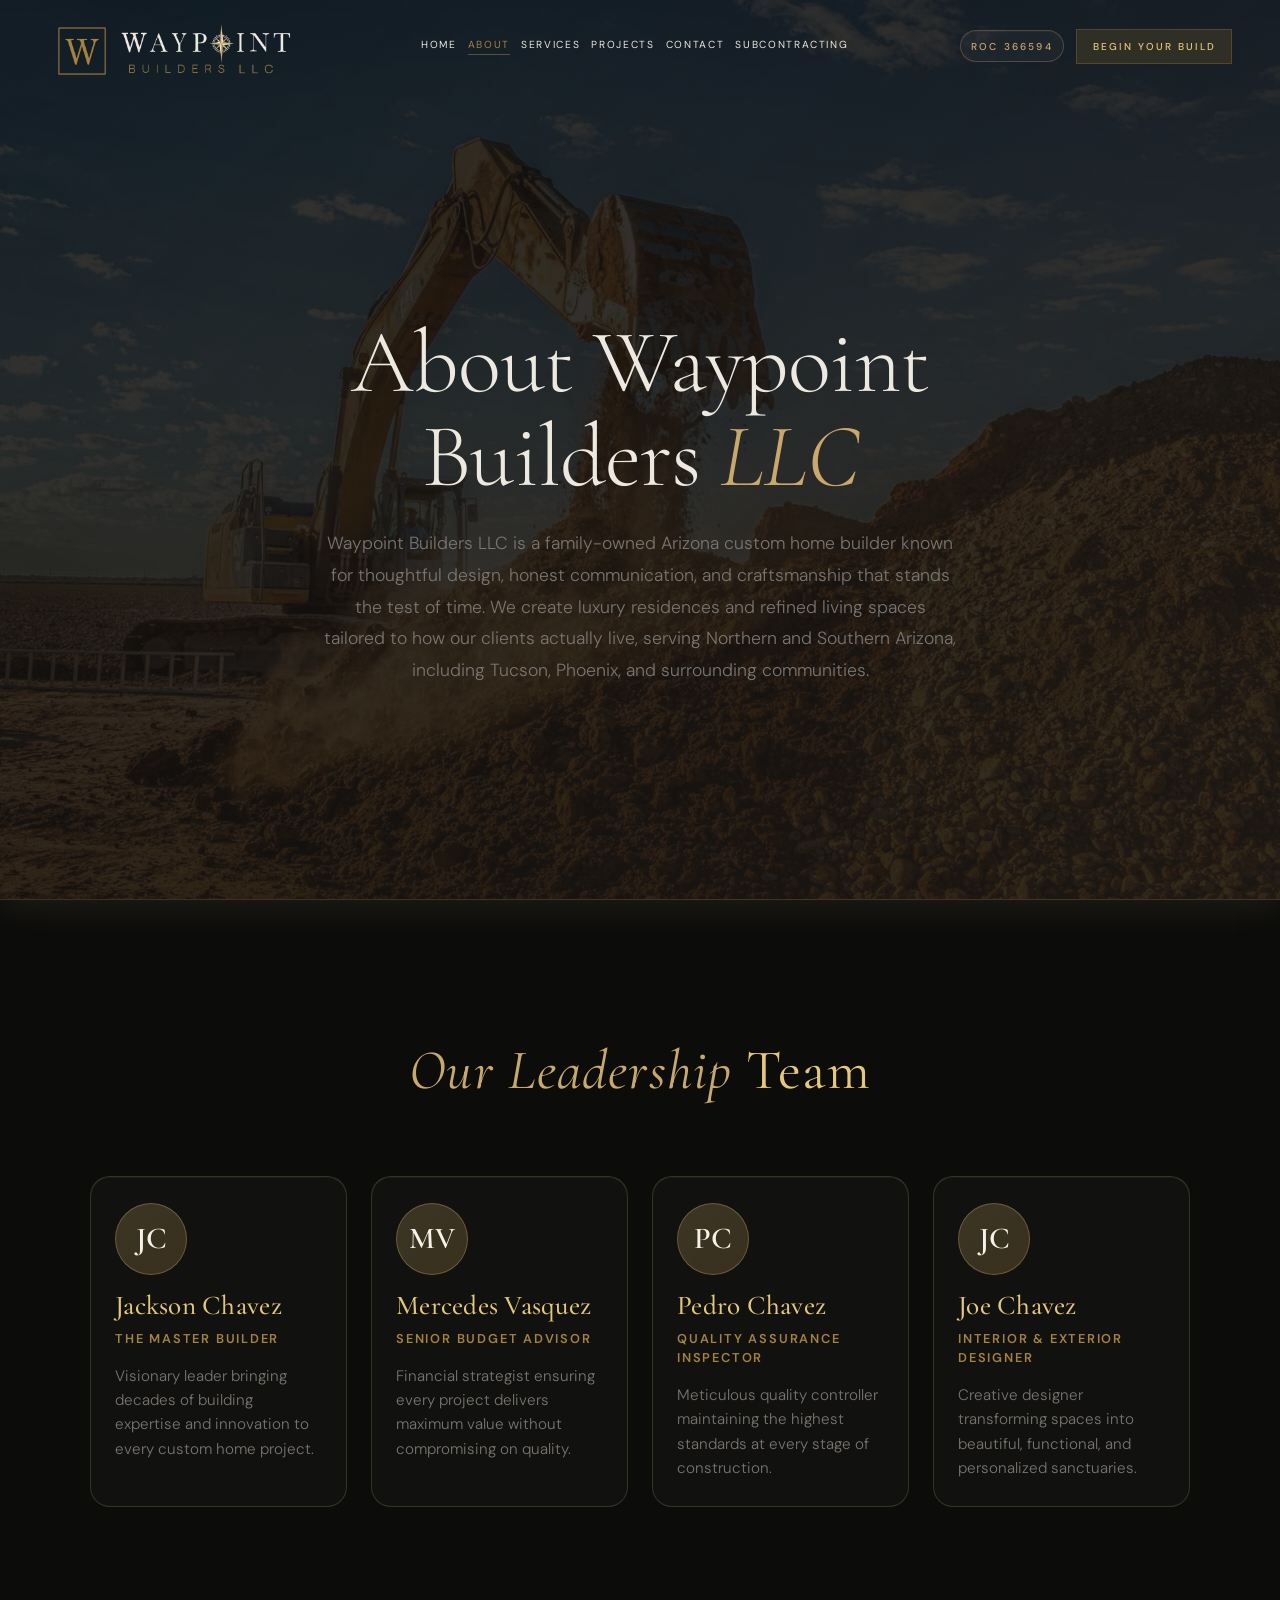
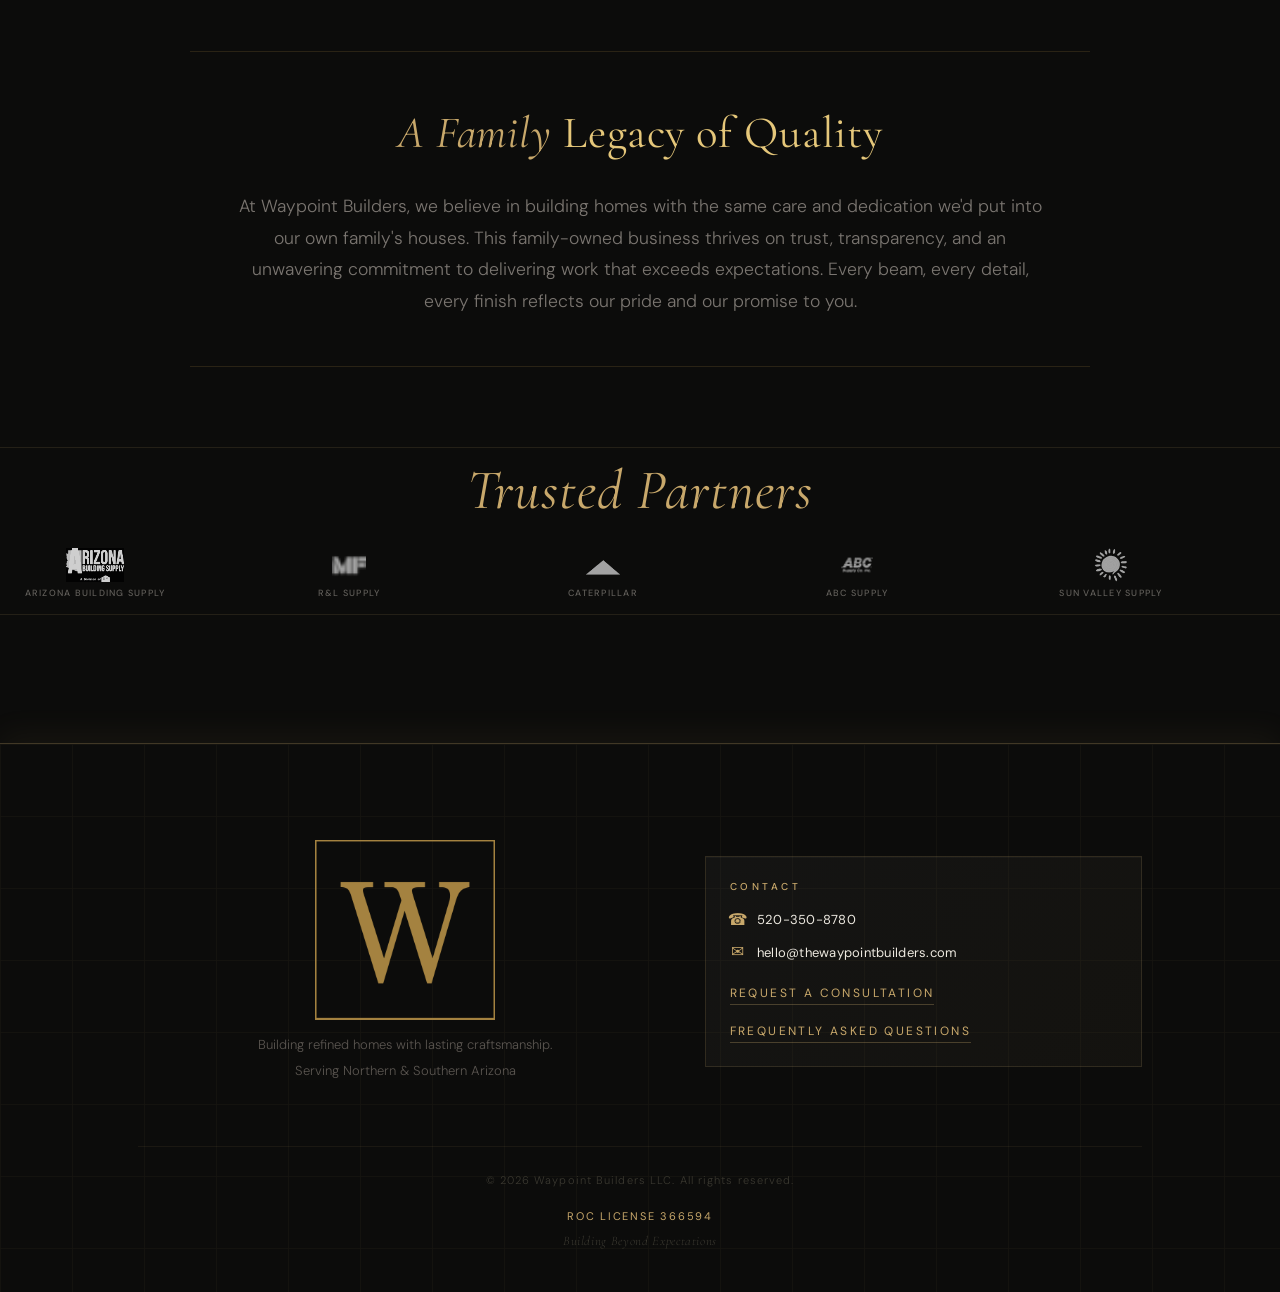
<file: about.html>
<!DOCTYPE html>
<html lang="en">
    <head>
    <meta charset="utf-8" />
    <meta name="viewport" content="width=device-width, initial-scale=1" />
    <meta name="theme-color" content="#0c0c0b" />
    <meta name="format-detection" content="telephone=yes" />
    <meta name="geo.region" content="US-AZ" />
    <meta name="geo.placename" content="Arizona" />
    <meta name="geo.position" content="34.0489;-111.0937" />
    <meta name="ICBM" content="34.0489, -111.0937" />

    <title>About Waypoint Builders LLC | Arizona Custom Home Builder</title>
    <meta
        name="description"
        content="Meet Waypoint Builders LLC, a family-led Arizona custom home builder serving Tucson, Phoenix, Northern, and Southern Arizona."
    />
    <meta
        name="keywords"
        content="Waypoint Builders LLC, Arizona custom home builder, custom home construction team, luxury home builder Arizona, home building company Arizona, residential construction experts"
    />
    <meta name="robots" content="index, follow, max-snippet:-1, max-image-preview:large, max-video-preview:-1" />
    <meta name="author" content="Waypoint Builders LLC" />
    <link rel="canonical" href="https://thewaypointbuilders.com/about.html" />

    <meta property="og:title" content="About Waypoint Builders LLC | Arizona Custom Home Builder" />
    <meta
        property="og:description"
        content="Meet the team behind Waypoint Builders LLC and learn about our approach to custom home building, craftsmanship, and personal service in Arizona."
    />
    <meta property="og:type" content="website" />
    <meta property="og:url" content="https://thewaypointbuilders.com/about.html" />
    <meta property="og:image" content="https://thewaypointbuilders.com/asset/about.png" />
    <meta property="og:site_name" content="Waypoint Builders LLC" />
    <meta property="og:locale" content="en_US" />

    <meta name="twitter:card" content="summary_large_image" />
    <meta name="twitter:title" content="About Waypoint Builders LLC | Arizona Custom Home Builder" />
    <meta
        name="twitter:description"
        content="Meet the team behind Waypoint Builders LLC and learn about our approach to custom home building, craftsmanship, and personal service in Arizona."
    />
    <meta name="twitter:image" content="https://thewaypointbuilders.com/asset/about.png" />
    <meta name="twitter:site" content="@WaypointBuilders" />

    <link rel="preconnect" href="https://fonts.googleapis.com" />
    <link rel="preconnect" href="https://fonts.gstatic.com" crossorigin="anonymous" />
    <link
        rel="stylesheet"
        href="https://fonts.googleapis.com/css2?family=Cormorant+Garamond:ital,wght@0,300;0,400;0,500;0,600;1,300;1,400;1,500&family=DM+Sans:wght@300;400;500&display=swap"
        data-precedence="default"
    />
    <link rel="stylesheet" href="styles.css" type="text/css" data-precedence="default" />

    <link rel="icon" type="image/x-icon" href="asset/favicon.ico" />
    <link rel="shortcut icon" href="asset/favicon.ico" />
    <link rel="apple-touch-icon" href="asset/favicon.png" />
    <link rel="preload" as="image" href="asset/about.png" fetchpriority="high" />

    <script type="application/ld+json">
    {
      "@context": "https://schema.org",
      "@type": "AboutPage",
      "name": "About Waypoint Builders LLC",
      "url": "https://thewaypointbuilders.com/about.html",
      "description": "Meet the team behind Waypoint Builders LLC and learn about our approach to custom home building, craftsmanship, and personal service in Arizona.",
      "mainEntity": {
        "@type": "HomeAndConstructionBusiness",
        "name": "Waypoint Builders LLC",
        "url": "https://thewaypointbuilders.com/",
        "logo": "https://thewaypointbuilders.com/asset/logo.png",
        "image": "https://thewaypointbuilders.com/asset/about.png",
        "areaServed": [
          { "@type": "State", "name": "Arizona" },
          { "@type": "City", "name": "Tucson, Arizona" },
          { "@type": "City", "name": "Phoenix, Arizona" },
          { "@type": "AdministrativeArea", "name": "Northern Arizona" },
          { "@type": "AdministrativeArea", "name": "Southern Arizona" }
        ]
      }
    }
    </script>

    <style>
        .about-hero {
            min-height: 100vh;
            display: flex;
            align-items: center;
            justify-content: center;
            padding-top: 120px;
            background: linear-gradient(135deg, rgba(12, 12, 11, 0.85) 0%, rgba(30, 25, 20, 0.9) 100%), url('asset/about.png') center/cover no-repeat;
            text-align: center;
            border-bottom: 1px solid rgba(229, 199, 122, 0.2);
            box-shadow: 0 10px 30px rgba(229, 199, 122, 0.08);
        }

        .about-hero-content {
            max-width: 700px;
            padding: 0 2rem;
        }

        .about-hero h1 {
            font-family: "Cormorant Garamond", serif;
            font-size: clamp(3rem, 7vw, 7rem);
            font-weight: 300;
            color: #EDE9E0;
            margin-bottom: 1.5rem;
            letter-spacing: -0.01em;
            line-height: 1.05;
        }

        .about-hero p {
            font-family: "DM Sans", sans-serif;
            font-size: 1.1rem;
            color: #7A7570;
            line-height: 1.8;
            margin-bottom: 1rem;
        }

        .team-section {
            max-width: 1400px;
            margin: 4rem auto;
            padding: 4rem 2rem;
        }

        .team-section h2 {
            font-family: "Cormorant Garamond", serif;
            font-size: clamp(2rem, 5vw, 3.5rem);
            font-weight: 400;
            color: #E5C77A;
            text-align: center;
            margin-bottom: 4rem;
            letter-spacing: 0.02em;
        }

        .team-grid {
            display: grid;
            grid-template-columns: repeat(auto-fit, minmax(220px, 1fr));
            gap: 1.5rem;
            max-width: 1100px;
            margin: 0 auto;
            align-items: stretch;
        }

        .team-member {
            display: flex;
            flex-direction: column;
            align-items: flex-start;
            text-align: left;
            background: rgba(255,255,255,0.025);
            border: 1px solid rgba(229, 199, 122, 0.18);
            border-radius: 20px;
            padding: 1.6rem 1.5rem;
            box-shadow: inset 0 1px 0 rgba(255,255,255,0.04);
            transition: transform 0.3s ease, border-color 0.3s ease, box-shadow 0.3s ease;
            height: 100%;
            min-height: 220px;
            width: min(100%, 290px);
        }

        .team-member:hover {
            transform: translateY(-4px);
            border-color: rgba(229, 199, 122, 0.42);
            box-shadow: 0 0 0 1px rgba(229, 199, 122, 0.12), 0 18px 30px rgba(12, 12, 11, 0.16);
        }

        .team-badge {
            width: 72px;
            height: 72px;
            border-radius: 50%;
            background: linear-gradient(135deg, rgba(229, 199, 122, 0.2) 0%, rgba(164, 130, 64, 0.28) 100%);
            border: 1px solid rgba(200, 168, 107, 0.35);
            display: flex;
            align-items: center;
            justify-content: center;
            font-family: "Cormorant Garamond", serif;
            font-size: 1.9rem;
            font-weight: 600;
            color: #F7F2E8;
            margin-bottom: 1rem;
        }

        .team-member h3 {
            font-family: "Cormorant Garamond", serif;
            font-size: 1.7rem;
            font-weight: 500;
            color: #E5C77A;
            margin-bottom: 0.5rem;
            letter-spacing: 0.01em;
            white-space: nowrap;
            line-height: 1.1;
        }

        .team-member .role {
            font-family: "DM Sans", sans-serif;
            font-size: 0.8rem;
            color: #A48240;
            letter-spacing: 0.14em;
            text-transform: uppercase;
            margin-bottom: 1rem;
            font-weight: 600;
        }

        .team-member p {
            font-family: "DM Sans", sans-serif;
            font-size: 0.96rem;
            line-height: 1.7;
            color: #7A7570;
            margin: 0;
        }

        .team-member p {
            font-family: "DM Sans", sans-serif;
            font-size: 0.95rem;
            color: #7A7570;
            line-height: 1.6;
        }

        .family-statement {
            max-width: 900px;
            margin: 5rem auto;
            padding: 3rem;
            text-align: center;
            border-top: 1px solid rgba(164, 130, 64, 0.2);
            border-bottom: 1px solid rgba(164, 130, 64, 0.2);
        }

        .family-statement h2 {
            font-family: "Cormorant Garamond", serif;
            font-size: clamp(1.8rem, 4vw, 2.8rem);
            font-weight: 400;
            color: #E5C77A;
            margin-bottom: 1.5rem;
            letter-spacing: 0.02em;
        }

        .family-statement p {
            font-family: "DM Sans", sans-serif;
            font-size: 1.1rem;
            color: #7A7570;
            line-height: 1.8;
        }

        .about-footer {
            position: relative;
            overflow: hidden;
            background: #0C0C0B;
            border-top: 1px solid rgba(200, 168, 107, 0.28);
            padding: 5rem 0 2.5rem;
            box-shadow: 0 -10px 30px rgba(200, 168, 107, 0.06);
        }

        .about-footer::before {
            content: "";
            position: absolute;
            inset: 0;
            pointer-events: none;
            opacity: 0.055;
            background-image:
                linear-gradient(rgba(200, 168, 107, 0.8) 1px, transparent 1px),
                linear-gradient(90deg, rgba(200, 168, 107, 0.8) 1px, transparent 1px);
            background-size: 100% 72px, 72px 100%;
        }

        .about-footer > * {
            position: relative;
            z-index: 1;
        }

        .trusted-suppliers {
            overflow: hidden;
            padding: 0;
            margin-bottom: 8rem;
            background: #0C0C0B;
            border-top: 1px solid rgba(200, 168, 107, 0.12);
            border-bottom: 1px solid rgba(200, 168, 107, 0.12);
        }

        .trusted-suppliers-heading {
            margin: 0 auto;
            padding: 0 3rem;
            color: #E5C77A;
            font-family: "Cormorant Garamond", serif !important;
            font-size: clamp(2rem, 5vw, 3.5rem);
            font-weight: 400;
            letter-spacing: 0.02em;
            text-align: center;
        }

        .supplier-marquee {
            display: flex;
            width: max-content;
            gap: 4rem;
            white-space: nowrap;
            padding: 0.15rem 0;
            will-change: transform;
        }

        .supplier-marquee.animate-marquee {
            animation: 40s linear infinite marquee;
        }

        .supplier-marquee:hover {
            animation-play-state: paused;
        }

        .supplier-logo {
            display: flex;
            flex-direction: column;
            width: 190px;
            height: 78px;
            align-items: center;
            justify-content: center;
            padding: 0.7rem 1rem;
            transition: opacity 0.3s ease;
        }

        .supplier-logo:hover {
            opacity: 0.7;
        }

        .supplier-logo img {
            width: 100%;
            height: 34px;
            object-fit: contain;
            filter: grayscale(1) brightness(0) invert(1);
            opacity: 0.62;
        }

        .supplier-logo span {
            margin-top: 0.35rem;
            color: rgba(237, 233, 224, 0.68);
            font-family: DM Sans, system-ui, sans-serif;
            font-size: 9px;
            letter-spacing: 0.14em;
            line-height: 1.2;
            text-align: center;
            text-transform: uppercase;
        }

        .supplier-logo img[src*="arizona-building-supply"] {
            filter: invert(1) grayscale(1) brightness(1.8);
            opacity: 0.8;
        }

        @media (max-width: 640px) {
            .trusted-suppliers-heading { padding: 0 1.5rem; line-height: 1.6; }
            .supplier-logo { width: 160px; height: 68px; }
        }

        @media (max-width: 768px) {
            .team-grid {
                grid-template-columns: repeat(auto-fit, minmax(240px, 1fr));
                gap: 2rem;
            }

            .team-member-oval {
                width: 190px;
                height: 260px;
                font-size: 3rem;
            }

            .team-member h3 {
                font-size: 1.5rem;
            }
        }

        @keyframes fadeUp {
            from {
                opacity: 0;
                transform: translateY(30px);
            }
            to {
                opacity: 1;
                transform: translateY(0);
            }
        }

        @keyframes fadeIn {
            from {
                opacity: 0;
            }
            to {
                opacity: 1;
            }
        }

        .animate-fade-up {
            animation: fadeUp 0.8s ease-out forwards;
            opacity: 0;
        }

        .animate-fade-in {
            animation: fadeIn 1s ease-out forwards;
            opacity: 0;
        }

        .delay-200 {
            animation-delay: 0.2s;
        }

        .delay-400 {
            animation-delay: 0.4s;
        }

        .delay-600 {
            animation-delay: 0.6s;
        }

        .delay-800 {
            animation-delay: 0.8s;
        }
    </style>
</head>


    <body style="background: #0c0c0b; color: #EDE9E0;">
        <header id="site-header" style="position:fixed;top:0;left:0;right:0;z-index:100;transition:background 0.5s ease, border-color 0.5s ease, backdrop-filter 0.5s ease, box-shadow 0.5s ease;background:transparent;backdrop-filter:none;border-bottom:1px solid transparent;box-shadow:none">
            <div style="max-width:1400px;margin:0 auto;padding:0 3rem;display:flex;align-items:center;justify-content:space-between;height:92px" class="px-6 lg:px-12">
                <a href="index.html" style="display:flex;align-items:center;text-decoration:none;padding-top:10px" aria-current="page">
                    <img src="asset/logo.png" alt="Waypoint Builders logo" style="height:clamp(72px, 8vw, 140px);width:auto;display:block" />
                </a>
                <nav id="header-nav" class="header-nav" style="align-items:center;gap:1rem">
                    <a class="header-nav-link" href="index.html" style="font-family:DM Sans, system-ui, sans-serif;font-size:13px;letter-spacing:0.2em;text-transform:uppercase;font-weight:400;text-decoration:none;color:#EDE9E0;transition:color 0.3s ease,padding-bottom 0.3s ease,border-color 0.3s ease;padding-bottom:2px;border-bottom:1px solid transparent">Home</a>
                    <a class="header-nav-link active" href="about.html" style="font-family:DM Sans, system-ui, sans-serif;font-size:13px;letter-spacing:0.2em;text-transform:uppercase;font-weight:400;text-decoration:none;color:#A48240;transition:color 0.3s ease,padding-bottom 0.3s ease,border-color 0.3s ease;padding-bottom:2px;border-bottom:1px solid rgba(164, 130, 64, 0.5)" data-status="active" aria-current="page">About</a>
                    <a class="header-nav-link" href="services.html" style="font-family:DM Sans, system-ui, sans-serif;font-size:13px;letter-spacing:0.2em;text-transform:uppercase;font-weight:400;text-decoration:none;color:#EDE9E0;transition:color 0.3s ease,padding-bottom 0.3s ease,border-color 0.3s ease;padding-bottom:2px;border-bottom:1px solid transparent">Services</a>
                    <a class="header-nav-link" href="projects.html" style="font-family:DM Sans, system-ui, sans-serif;font-size:13px;letter-spacing:0.2em;text-transform:uppercase;font-weight:400;text-decoration:none;color:#EDE9E0;transition:color 0.3s ease,padding-bottom 0.3s ease,border-color 0.3s ease;padding-bottom:2px;border-bottom:1px solid transparent">Projects</a>
                    <a class="header-nav-link" href="contact.html" style="font-family:DM Sans, system-ui, sans-serif;font-size:13px;letter-spacing:0.2em;text-transform:uppercase;font-weight:400;text-decoration:none;color:#EDE9E0;transition:color 0.3s ease,padding-bottom 0.3s ease,border-color 0.3s ease;padding-bottom:2px;border-bottom:1px solid transparent">Contact</a>
                    <a class="header-nav-link" href="subcontracts.html" style="font-family:DM Sans, system-ui, sans-serif;font-size:13px;letter-spacing:0.2em;text-transform:uppercase;font-weight:400;text-decoration:none;color:#EDE9E0;transition:color 0.3s ease,padding-bottom 0.3s ease,border-color 0.3s ease;padding-bottom:2px;border-bottom:1px solid transparent">Subcontracting</a>
                </nav>
                <div style="display:flex;align-items:center;gap:0.75rem">
                    <span style="font-family:DM Sans, system-ui, sans-serif;font-size:10px;letter-spacing:0.22em;text-transform:uppercase;font-weight:500;color:#C8A86B;padding:0.5rem 0.75rem;border:1px solid rgba(200, 168, 107, 0.28);border-radius:999px;background:rgba(255,255,255,0.03);box-shadow:inset 0 1px 0 rgba(255,255,255,0.03)">ROC 366594</span>
                    <a href="contact.html" style="font-family:DM Sans, system-ui, sans-serif;font-size:10px;letter-spacing:0.2em;text-transform:uppercase;font-weight:500;text-decoration:none;color:#E5C77A;background:rgba(138, 104, 43, 0.22);border:1px solid rgba(164, 130, 64, 0.3);padding:9px 18px;transition:border-color 0.3s ease, background 0.3s ease, color 0.3s ease, box-shadow 0.3s ease, transform 0.3s ease" class="header-cta" onmouseenter="this.style.boxShadow='0 0 0 1px rgba(229, 199, 122, 0.25), 0 0 24px rgba(229, 199, 122, 0.35)'; this.style.transform='translateY(-1px)'; this.style.background='rgba(164, 130, 64, 0.34)'; this.style.color='#F7E7B3'" onmouseleave="this.style.boxShadow='none'; this.style.transform='translateY(0)'; this.style.background='rgba(138, 104, 43, 0.22)'; this.style.color='#E5C77A'">Begin Your Build</a>
                </div>
                <button class="header-menu-toggle" id="mobile-menu-toggle" style="background:none;border:none;color:#EDE9E0;cursor:pointer;padding:8px" aria-label="Toggle menu" aria-expanded="false" aria-controls="mobile-nav-panel">
                    <svg xmlns="http://www.w3.org/2000/svg" width="20" height="20" viewBox="0 0 24 24" fill="none" stroke="currentColor" stroke-width="2" stroke-linecap="round" stroke-linejoin="round" class="lucide lucide-menu" aria-hidden="true">
                        <path d="M4 5h16"></path>
                        <path d="M4 12h16"></path>
                        <path d="M4 19h16"></path>
                    </svg>
                </button>
            </div>
        </header>

        <!-- Hero Section -->
        <section class="about-hero">
            <div class="about-hero-content">
                <h1 class="animate-fade-up">About Waypoint Builders
                            <!-- -->
                            <span style="font-style:italic;color:#C8A86B">LLC</span>
                        </h1>
                <p class="animate-fade-up delay-200">Waypoint Builders LLC is a family-owned Arizona custom home builder known for thoughtful design, honest communication, and craftsmanship that stands the test of time. We create luxury residences and refined living spaces tailored to how our clients actually live, serving Northern and Southern Arizona, including Tucson, Phoenix, and surrounding communities.</p>
            </div>
        </section>

        <!-- Team Section -->
        <section class="team-section">
            <h2 class="animate-fade-up"><span style="font-style:italic;color:#C8A86B">Our Leadership</span>
                        <!-- -->
                        Team
                    </h2>
            <div class="team-grid">
                <div class="team-member animate-fade-up delay-200">
                    <div class="team-badge">JC</div>
                    <h3>Jackson Chavez</h3>
                    <div class="role">The Master Builder</div>
                    <p>Visionary leader bringing decades of building expertise and innovation to every custom home project.</p>
                </div>

                <div class="team-member animate-fade-up delay-400">
                    <div class="team-badge">MV</div>
                    <h3>Mercedes Vasquez</h3>
                    <div class="role">Senior Budget Advisor</div>
                    <p>Financial strategist ensuring every project delivers maximum value without compromising on quality.</p>
                </div>

                <div class="team-member animate-fade-up delay-600">
                    <div class="team-badge">PC</div>
                    <h3>Pedro Chavez</h3>
                    <div class="role">Quality Assurance Inspector</div>
                    <p>Meticulous quality controller maintaining the highest standards at every stage of construction.</p>
                </div>

                <div class="team-member animate-fade-up delay-800">
                    <div class="team-badge">JC</div>
                    <h3>Joe Chavez</h3>
                    <div class="role">Interior &amp; Exterior Designer</div>
                    <p>Creative designer transforming spaces into beautiful, functional, and personalized sanctuaries.</p>
                </div>
            </div>
        </section>

        <!-- Family Statement -->
        <section class="family-statement animate-fade-in">
            <h2><span style="font-style:italic;color:#C8A86B">A Family</span>
                        <!-- -->
                        Legacy of Quality
                    </h2>
            <p>At Waypoint Builders, we believe in building homes with the same care and dedication we'd put into our own family's houses. This family-owned business thrives on trust, transparency, and an unwavering commitment to delivering work that exceeds expectations. Every beam, every detail, every finish reflects our pride and our promise to you.</p>
        </section>

        <section class="trusted-suppliers" aria-labelledby="trusted-suppliers-heading">
            <h2 id="trusted-suppliers-heading" class="trusted-suppliers-heading"><span style="font-style:italic;color:#C8A86B">Trusted Partners</span></h2>
            <div class="supplier-marquee animate-marquee" style="display:flex;gap:4rem;white-space:nowrap;width:max-content" aria-label="Selected supplier logos">
                <a class="supplier-logo" href="https://www.azbuildingsupply.com/" target="_blank" rel="noopener noreferrer" aria-label="Arizona Building Supply website"><img src="asset/suppliers/arizona-building-supply.png" alt="Arizona Building Supply" loading="lazy" decoding="async" /><span>Arizona Building Supply</span></a>
                <a class="supplier-logo" href="https://www.rlsupply.com/" target="_blank" rel="noopener noreferrer" aria-label="R&amp;L Supply website"><img src="asset/suppliers/rl-supply.png" alt="R&amp;L Supply" loading="lazy" decoding="async" /><span>R&amp;L Supply</span></a>
                <a class="supplier-logo" href="https://www.caterpillar.com/" target="_blank" rel="noopener noreferrer" aria-label="Caterpillar website"><img src="asset/suppliers/caterpillar.png" alt="Caterpillar" loading="lazy" decoding="async" /><span>Caterpillar</span></a>
                <a class="supplier-logo" href="https://www.abcsupply.com/" target="_blank" rel="noopener noreferrer" aria-label="ABC Supply website"><img src="asset/suppliers/abc-supply.png" alt="ABC Supply" loading="lazy" decoding="async" /><span>ABC Supply</span></a>
                <a class="supplier-logo" href="https://sunvalleysupply.com/" target="_blank" rel="noopener noreferrer" aria-label="Sun Valley Supply website"><img src="asset/suppliers/sun-valley-supply.png" alt="Sun Valley Supply" loading="lazy" decoding="async" /><span>Sun Valley Supply</span></a>
                <a class="supplier-logo" href="https://www.ferguson.com/" target="_blank" rel="noopener noreferrer" aria-label="Ferguson website"><img src="asset/suppliers/ferguson.png" alt="Ferguson" loading="lazy" decoding="async" /><span>Ferguson</span></a>
                <a class="supplier-logo" href="https://www.rwcbldg.com/" target="_blank" rel="noopener noreferrer" aria-label="RWC Building Products website"><img src="asset/suppliers/rwc-full-logo-full-color-rgb.png" alt="RWC Building Products" loading="lazy" decoding="async" /><span>RWC Building Products</span></a>
                <a class="supplier-logo" href="https://www.azbuildingsupply.com/" target="_blank" rel="noopener noreferrer" aria-label="Arizona Building Supply website"><img src="asset/suppliers/arizona-building-supply.png" alt="Arizona Building Supply" loading="lazy" decoding="async" /><span>Arizona Building Supply</span></a>
                <a class="supplier-logo" href="https://www.rlsupply.com/" target="_blank" rel="noopener noreferrer" aria-label="R&amp;L Supply website"><img src="asset/suppliers/rl-supply.png" alt="R&amp;L Supply" loading="lazy" decoding="async" /><span>R&amp;L Supply</span></a>
                <a class="supplier-logo" href="https://www.caterpillar.com/" target="_blank" rel="noopener noreferrer" aria-label="Caterpillar website"><img src="asset/suppliers/caterpillar.png" alt="Caterpillar" loading="lazy" decoding="async" /><span>Caterpillar</span></a>
                <a class="supplier-logo" href="https://www.abcsupply.com/" target="_blank" rel="noopener noreferrer" aria-label="ABC Supply website"><img src="asset/suppliers/abc-supply.png" alt="ABC Supply" loading="lazy" decoding="async" /><span>ABC Supply</span></a>
                <a class="supplier-logo" href="https://sunvalleysupply.com/" target="_blank" rel="noopener noreferrer" aria-label="Sun Valley Supply website"><img src="asset/suppliers/sun-valley-supply.png" alt="Sun Valley Supply" loading="lazy" decoding="async" /><span>Sun Valley Supply</span></a>
                <a class="supplier-logo" href="https://www.ferguson.com/" target="_blank" rel="noopener noreferrer" aria-label="Ferguson website"><img src="asset/suppliers/ferguson.png" alt="Ferguson" loading="lazy" decoding="async" /><span>Ferguson</span></a>
                <a class="supplier-logo" href="https://www.rwcbldg.com/" target="_blank" rel="noopener noreferrer" aria-label="RWC Building Products website"><img src="asset/suppliers/rwc-full-logo-full-color-rgb.png" alt="RWC Building Products" loading="lazy" decoding="async" /><span>RWC Building Products</span></a>
            </div>
        </section>

        <footer class="about-footer">
            <div style="max-width:1400px;margin:0 auto;padding:0 3rem" class="px-6 lg:px-12">
                <div style="display:grid;grid-template-columns:minmax(280px, 1.1fr) minmax(280px, 0.9fr);gap:2rem;align-items:center;margin-bottom:3rem">
                    <div style="display:flex;flex-direction:column;align-items:center;text-align:center;gap:0.85rem;padding:1rem 0">
                        <img src="asset/favicon.png" alt="Waypoint Builders favicon" loading="lazy" decoding="async" style="width:180px;height:180px;display:block;object-fit:contain" />
                        <div>
                            <p style="font-family:DM Sans, system-ui, sans-serif;font-size:13px;line-height:1.7;color:#5A5550;margin:0">Building refined homes with lasting craftsmanship.</p>
                            <p style="font-family:DM Sans, system-ui, sans-serif;font-size:13px;line-height:1.7;color:#5A5550;margin:0.25rem 0 0">Serving Northern &amp; Southern Arizona</p>
                        </div>
                    </div>
                    <div style="padding:1.4rem 1.5rem;border:1px solid rgba(200, 168, 107, 0.16);background:linear-gradient(135deg, rgba(255,255,255,0.03), rgba(200, 168, 107, 0.04));box-shadow:inset 0 1px 0 rgba(255,255,255,0.03)">
                        <div style="font-family:DM Sans, system-ui, sans-serif;font-size:10px;letter-spacing:0.35em;text-transform:uppercase;color:#C8A86B;margin-bottom:1rem;font-weight:500">Contact</div>
                        <ul style="list-style:none;padding:0;margin:0;display:flex;flex-direction:column;gap:0.8rem">
                            <li style="display:flex;align-items:center;gap:0.7rem"><span style="width:16px;height:16px;color:#C8A86B;display:inline-flex;align-items:center;justify-content:center">☎</span><a href="tel:5203508780" style="font-family:DM Sans, system-ui, sans-serif;font-size:13px;color:#EDE9E0;text-decoration:none;transition:color 0.3s ease;letter-spacing:0.02em">520-350-8780</a></li>
                            <li style="display:flex;align-items:center;gap:0.7rem"><span style="width:16px;height:16px;color:#C8A86B;display:inline-flex;align-items:center;justify-content:center">✉</span><a href="mailto:hello@thewaypointbuilders.com" style="font-family:DM Sans, system-ui, sans-serif;font-size:13px;color:#EDE9E0;text-decoration:none;transition:color 0.3s ease;letter-spacing:0.02em">hello@thewaypointbuilders.com</a></li>
                            <li style="margin-top:0.35rem">
                                <a href="contact.html" style="display:inline-block;font-family:DM Sans, system-ui, sans-serif;font-size:12px;letter-spacing:0.2em;text-transform:uppercase;color:#C8A86B;text-decoration:none;padding-bottom:2px;border-bottom:1px solid rgba(200, 168, 107, 0.3)">Request a Consultation</a>
                            </li>
                            <li>
                                <a href="faq.html" style="display:inline-block;font-family:DM Sans, system-ui, sans-serif;font-size:12px;letter-spacing:0.2em;text-transform:uppercase;color:#C8A86B;text-decoration:none;padding-bottom:2px;border-bottom:1px solid rgba(200, 168, 107, 0.3)">Frequently Asked Questions</a>
                            </li>
                        </ul>
                    </div>
                </div>
                <div style="height:1px;background:rgba(200, 168, 107, 0.08);margin-bottom:1.5rem"></div>
                <div style="display:flex;flex-wrap:wrap;gap:0.75rem;align-items:center;justify-content:space-between">
                    <div style="display:flex;flex-wrap:wrap;gap:0.9rem;align-items:center">
                        <p style="font-family:DM Sans, system-ui, sans-serif;font-size:11px;letter-spacing:0.1em;color:#3A3830;margin:0">© 2026 Waypoint Builders LLC. All rights reserved.</p>
                    </div>
                    <div style="display:flex;flex-direction:column;align-items:center;justify-content:center;gap:0.35rem;width:100%;margin-top:0.4rem">
                        <span style="font-family:DM Sans, system-ui, sans-serif;font-size:11px;letter-spacing:0.16em;text-transform:uppercase;color:#C8A86B;text-align:center;display:block">ROC License 366594</span>
                        <p style="font-family:Cormorant Garamond, Georgia, serif;font-size:13px;font-style:italic;color:#3A3830;letter-spacing:0.05em;margin:0;text-align:center">Building Beyond Expectations</p>
                    </div>
                </div>
            </div>
        </footer>

        <script>
            const siteHeader = document.getElementById('site-header');
            const mobileMenuToggle = document.getElementById('mobile-menu-toggle');
            const headerNav = document.getElementById('header-nav');
            const setHeaderState = () => {
                const scrolled = window.scrollY > 20;
                siteHeader.style.background = scrolled ? 'rgba(12, 12, 11, 0.72)' : 'transparent';
                siteHeader.style.borderBottom = scrolled ? '1px solid rgba(164, 130, 64, 0.12)' : '1px solid transparent';
                siteHeader.style.backdropFilter = scrolled ? 'blur(12px)' : 'none';
                siteHeader.style.boxShadow = scrolled ? '0 6px 20px rgba(0, 0, 0, 0.08)' : 'none';
            };
            setHeaderState();
            window.addEventListener('scroll', setHeaderState, { passive: true });

            if (mobileMenuToggle && headerNav) {
                mobileMenuToggle.addEventListener('click', () => {
                    const isOpen = headerNav.classList.contains('mobile-open');
                    headerNav.classList.toggle('mobile-open', !isOpen);
                    mobileMenuToggle.setAttribute('aria-expanded', String(!isOpen));
                });
            }

            window.addEventListener('resize', () => {
                if (window.innerWidth > 1023 && headerNav) {
                    headerNav.classList.remove('mobile-open');
                    if (mobileMenuToggle) {
                        mobileMenuToggle.setAttribute('aria-expanded', 'false');
                    }
                }
            });

            const prefersReducedMotion = window.matchMedia('(prefers-reduced-motion: reduce)').matches;
            document.querySelectorAll('a[href^="#"]').forEach((link) => {
                link.addEventListener('click', (event) => {
                    const id = link.getAttribute('href')?.slice(1);
                    const target = id ? document.getElementById(id) : null;
                    if (!target) return;

                    event.preventDefault();
                    if (prefersReducedMotion) {
                        window.scrollTo({ top: target.offsetTop - 100, behavior: 'auto' });
                        return;
                    }

                    const startY = window.scrollY;
                    const targetY = Math.max(0, target.getBoundingClientRect().top + startY - 100);
                    const distance = targetY - startY;
                    const duration = Math.min(1600, Math.max(900, Math.abs(distance) * 0.7));
                    let startTime = null;
                    const easeOutCubic = (t) => 1 - Math.pow(1 - t, 3);

                    const step = (timestamp) => {
                        if (!startTime) startTime = timestamp;
                        const progress = Math.min(1, (timestamp - startTime) / duration);
                        const eased = easeOutCubic(progress);
                        window.scrollTo(0, startY + distance * eased);
                        if (progress < 1) {
                            window.requestAnimationFrame(step);
                        }
                    };

                    window.requestAnimationFrame(step);
                });
            });
        </script>
    </body>
</html>
</file>
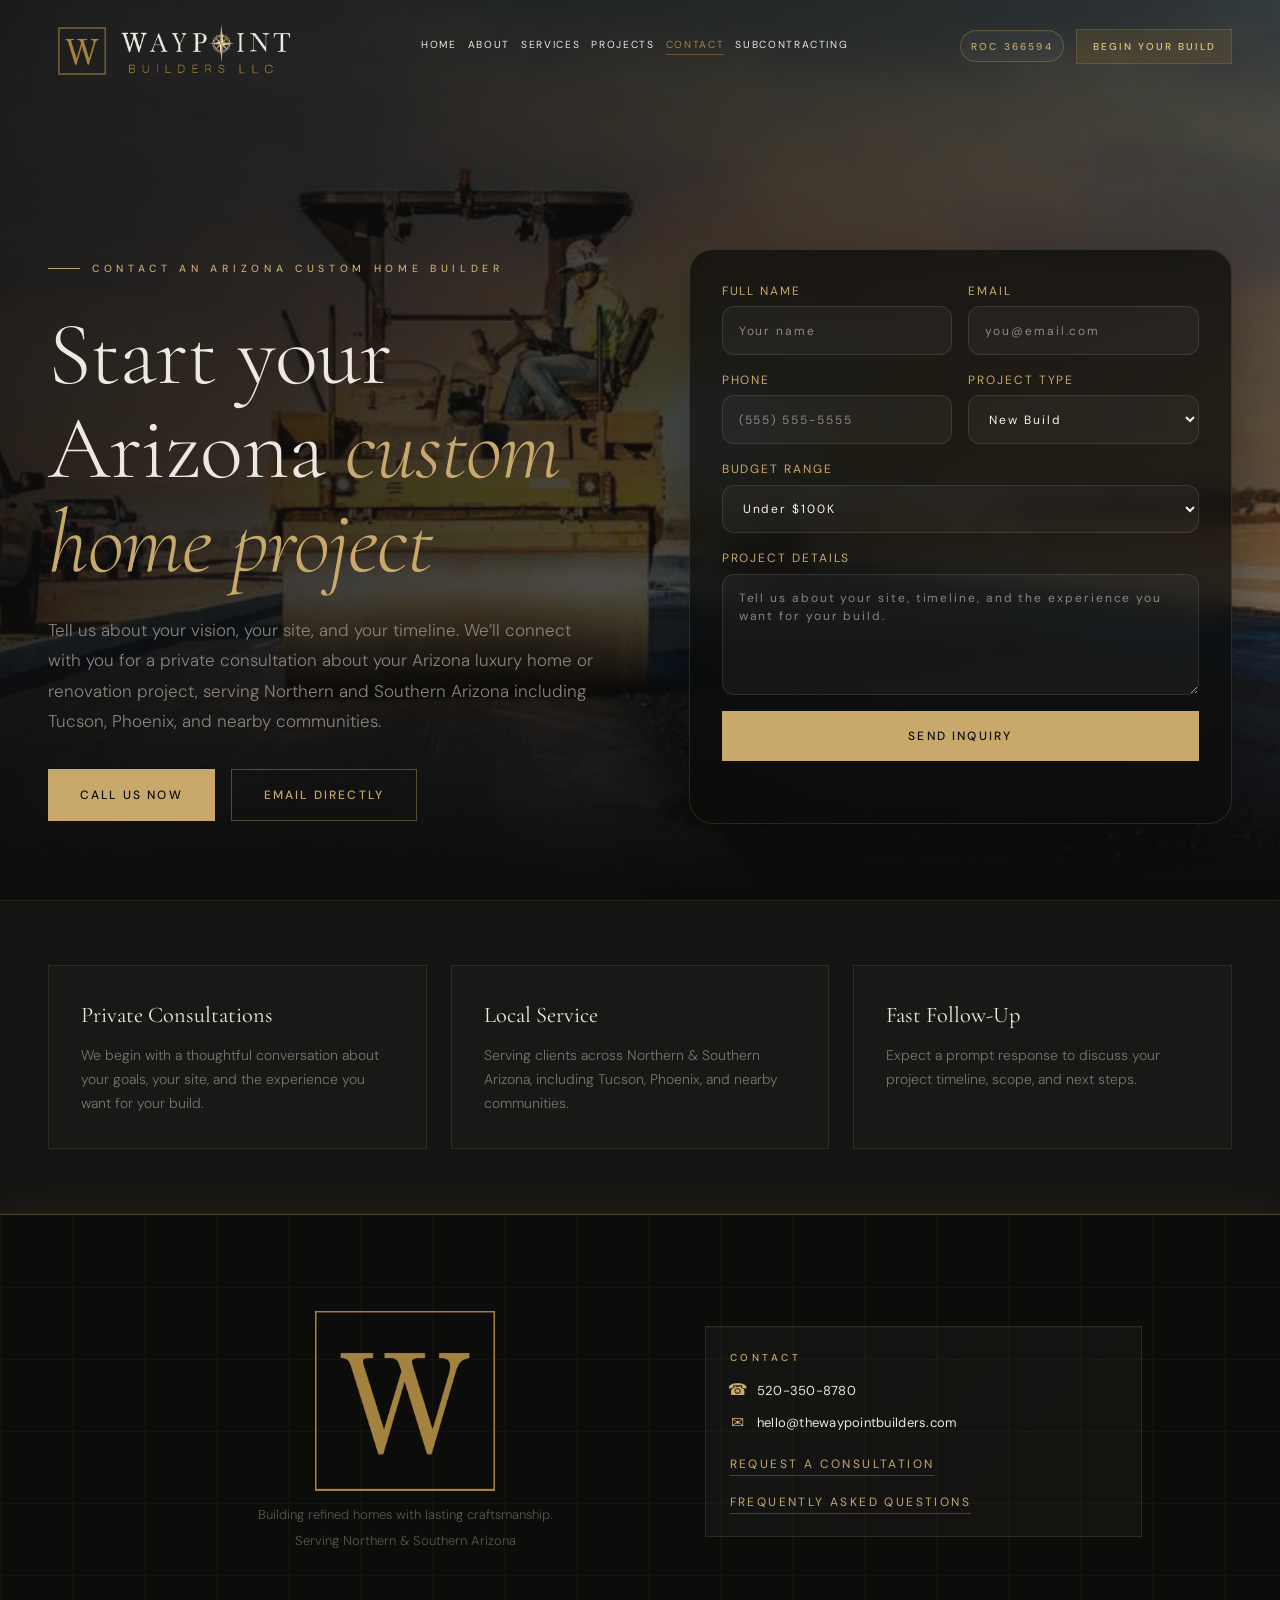
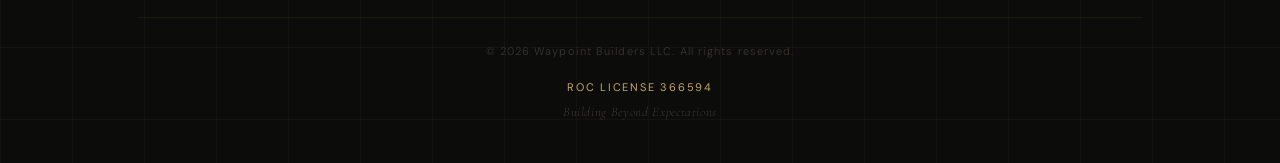
<file: contact.html>
<!DOCTYPE html>
<html lang="en">
    <head>
    <meta charset="utf-8" />
    <meta name="viewport" content="width=device-width, initial-scale=1" />
    <meta name="theme-color" content="#0c0c0b" />
    <meta name="format-detection" content="telephone=yes" />
    <meta name="geo.region" content="US-AZ" />
    <meta name="geo.placename" content="Arizona" />
    <meta name="geo.position" content="34.0489;-111.0937" />
    <meta name="ICBM" content="34.0489, -111.0937" />

    <title>Contact Waypoint Builders LLC | Start Your Custom Home Project</title>
    <meta
        name="description"
        content="Contact Waypoint Builders LLC about an Arizona custom home or renovation project in Tucson, Phoenix, and surrounding communities."
    />
    <meta
        name="keywords"
        content="Arizona custom home builder contact, luxury home builder Arizona, new home consultation, custom home design consultation, residential construction contact"
    />
    <meta name="robots" content="index, follow, max-snippet:-1, max-image-preview:large, max-video-preview:-1" />
    <meta name="author" content="Waypoint Builders LLC" />
    <link rel="canonical" href="https://thewaypointbuilders.com/contact.html" />

    <meta property="og:title" content="Contact Waypoint Builders LLC | Start Your Custom Home Project" />
    <meta
        property="og:description"
        content="Contact Waypoint Builders LLC to start a conversation about your Arizona custom home project, planning goals, and next steps."
    />
    <meta property="og:type" content="website" />
    <meta property="og:url" content="https://thewaypointbuilders.com/contact.html" />
    <meta property="og:image" content="https://thewaypointbuilders.com/asset/contact.png" />
    <meta property="og:site_name" content="Waypoint Builders LLC" />
    <meta property="og:locale" content="en_US" />

    <meta name="twitter:card" content="summary_large_image" />
    <meta name="twitter:title" content="Contact Waypoint Builders LLC | Start Your Custom Home Project" />
    <meta
        name="twitter:description"
        content="Contact Waypoint Builders LLC to start a conversation about your Arizona custom home project, planning goals, and next steps."
    />
    <meta name="twitter:image" content="https://thewaypointbuilders.com/asset/contact.png" />
    <meta name="twitter:site" content="@WaypointBuilders" />

    <link rel="preconnect" href="https://fonts.googleapis.com" />
    <link rel="preconnect" href="https://fonts.gstatic.com" crossorigin="anonymous" />
    <link
        rel="stylesheet"
        href="https://fonts.googleapis.com/css2?family=Cormorant+Garamond:ital,wght@0,300;0,400;0,500;0,600;1,300;1,400;1,500&family=DM+Sans:wght@300;400;500&display=swap"
        data-precedence="default"
    />
    <link rel="stylesheet" href="styles.css" type="text/css" data-precedence="default" />

    <link rel="icon" type="image/svg+xml" href="asset/favicon.svg" />
    <link rel="shortcut icon" href="asset/favicon.svg" />
    <link rel="apple-touch-icon" href="asset/favicon.png" />
    <link rel="preload" as="image" href="asset/contact.png" fetchpriority="high" />

    <script type="application/ld+json">
    {
      "@context": "https://schema.org",
      "@type": "ContactPage",
      "name": "Contact Waypoint Builders LLC",
      "url": "https://thewaypointbuilders.com/contact.html",
      "description": "Contact Waypoint Builders LLC to start a conversation about your Arizona custom home project, planning goals, and next steps.",
      "mainEntity": {
        "@type": "HomeAndConstructionBusiness",
        "name": "Waypoint Builders LLC",
        "url": "https://thewaypointbuilders.com/",
        "logo": "https://thewaypointbuilders.com/asset/logo.png",
        "image": "https://thewaypointbuilders.com/asset/contact-og.jpg",
        "areaServed": [
          { "@type": "State", "name": "Arizona" },
          { "@type": "City", "name": "Tucson, Arizona" },
          { "@type": "City", "name": "Phoenix, Arizona" },
          { "@type": "AdministrativeArea", "name": "Northern Arizona" },
          { "@type": "AdministrativeArea", "name": "Southern Arizona" }
        ]
      }
    }
    </script>

    <style>
        @keyframes fadeUp {
            from {
                opacity: 0;
                transform: translateY(30px);
            }
            to {
                opacity: 1;
                transform: translateY(0);
            }
        }

        @keyframes fadeIn {
            from {
                opacity: 0;
            }
            to {
                opacity: 1;
            }
        }

        .animate-fade-up {
            animation: fadeUp 0.8s ease-out forwards;
            opacity: 0;
        }

        .animate-fade-in {
            animation: fadeIn 1s ease-out forwards;
            opacity: 0;
        }

        .delay-200 {
            animation-delay: 0.2s;
        }

        .delay-400 {
            animation-delay: 0.4s;
        }

        .delay-600 {
            animation-delay: 0.6s;
        }

        .delay-800 {
            animation-delay: 0.8s;
        }

        .contact-hero-grid {
            display: grid;
            grid-template-columns: 1.05fr 0.95fr;
            gap: 2.5rem;
            align-items: center;
            padding-top: clamp(2.5rem, 5vw, 4rem);
        }

        .contact-form-grid {
            display: grid;
            grid-template-columns: 1fr 1fr;
            gap: 1rem;
        }

        @media (max-width: 900px) {
            .contact-hero-grid {
                grid-template-columns: 1fr;
                gap: 2rem;
                padding-top: clamp(6.5rem, 18vw, 8rem);
            }

            .contact-hero-copy {
                max-width: 100%;
            }

            .contact-card {
                max-width: 680px;
                margin: 0 auto;
            }
        }

        @media (max-width: 640px) {
            .contact-form-grid {
                grid-template-columns: 1fr;
            }

            .contact-card {
                padding: 1.2rem;
                width: min(100%, 34rem);
                max-width: none;
                margin: 0 auto;
            }

            .contact-card form {
                gap: 0.9rem;
            }
        }

        @media (max-width: 768px) {
            header {
                padding-top: 0.25rem;
            }

            #site-header > div {
                padding-top: 0.75rem !important;
                padding-bottom: 0.75rem !important;
                height: auto !important;
                min-height: 88px;
            }

            main > section {
                min-height: auto !important;
                align-items: flex-start !important;
                padding-top: 4.25rem !important;
                padding-bottom: 2.25rem !important;
            }

            .contact-hero-grid {
                padding-top: 1.75rem !important;
                gap: 1.25rem !important;
            }

            .contact-hero-copy {
                padding-top: 0 !important;
            }
        }
    </style>
</head>


    <body>
        <header id="site-header" style="position:fixed;top:0;left:0;right:0;z-index:100;transition:background 0.5s ease, border-color 0.5s ease, backdrop-filter 0.5s ease, box-shadow 0.5s ease;background:transparent;backdrop-filter:none;border-bottom:1px solid transparent;box-shadow:none">
            <div style="max-width:1400px;margin:0 auto;padding:0 3rem;display:flex;align-items:center;justify-content:space-between;height:92px" class="px-6 lg:px-12">
                <a href="index.html" style="display:flex;align-items:center;text-decoration:none;padding-top:10px" aria-current="page">
                    <img src="asset/logo.png" alt="Waypoint Builders logo" style="height:clamp(72px, 8vw, 140px);width:auto;display:block" />
                </a>
                <nav id="header-nav" class="header-nav" style="align-items:center;gap:1rem">
                    <a class="header-nav-link" href="index.html" style="font-family:DM Sans, system-ui, sans-serif;font-size:13px;letter-spacing:0.2em;text-transform:uppercase;font-weight:400;text-decoration:none;color:#EDE9E0;transition:color 0.3s ease,padding-bottom 0.3s ease,border-color 0.3s ease;padding-bottom:2px;border-bottom:1px solid transparent">Home</a>
                    <a class="header-nav-link" href="about.html" style="font-family:DM Sans, system-ui, sans-serif;font-size:13px;letter-spacing:0.2em;text-transform:uppercase;font-weight:400;text-decoration:none;color:#EDE9E0;transition:color 0.3s ease,padding-bottom 0.3s ease,border-color 0.3s ease;padding-bottom:2px;border-bottom:1px solid transparent">About</a>
                    <a class="header-nav-link" href="services.html" style="font-family:DM Sans, system-ui, sans-serif;font-size:13px;letter-spacing:0.2em;text-transform:uppercase;font-weight:400;text-decoration:none;color:#EDE9E0;transition:color 0.3s ease,padding-bottom 0.3s ease,border-color 0.3s ease;padding-bottom:2px;border-bottom:1px solid transparent">Services</a>
                    <a class="header-nav-link" href="projects.html" style="font-family:DM Sans, system-ui, sans-serif;font-size:13px;letter-spacing:0.2em;text-transform:uppercase;font-weight:400;text-decoration:none;color:#EDE9E0;transition:color 0.3s ease,padding-bottom 0.3s ease,border-color 0.3s ease;padding-bottom:2px;border-bottom:1px solid transparent">Projects</a>
                    <a class="header-nav-link active" href="contact.html" style="font-family:DM Sans, system-ui, sans-serif;font-size:13px;letter-spacing:0.2em;text-transform:uppercase;font-weight:400;text-decoration:none;color:#A48240;transition:color 0.3s ease,padding-bottom 0.3s ease,border-color 0.3s ease;padding-bottom:2px;border-bottom:1px solid rgba(164, 130, 64, 0.5)" data-status="active" aria-current="page">Contact</a>
                    <a class="header-nav-link" href="subcontracts.html" style="font-family:DM Sans, system-ui, sans-serif;font-size:13px;letter-spacing:0.2em;text-transform:uppercase;font-weight:400;text-decoration:none;color:#EDE9E0;transition:color 0.3s ease,padding-bottom 0.3s ease,border-color 0.3s ease;padding-bottom:2px;border-bottom:1px solid transparent">Subcontracting</a>
                </nav>
                <div style="display:flex;align-items:center;gap:0.75rem">
                    <span style="font-family:DM Sans, system-ui, sans-serif;font-size:10px;letter-spacing:0.22em;text-transform:uppercase;font-weight:500;color:#C8A86B;padding:0.5rem 0.75rem;border:1px solid rgba(200, 168, 107, 0.28);border-radius:999px;background:rgba(255,255,255,0.03);box-shadow:inset 0 1px 0 rgba(255,255,255,0.03)">ROC 366594</span>
                    <a href="contact.html" style="font-family:DM Sans, system-ui, sans-serif;font-size:10px;letter-spacing:0.2em;text-transform:uppercase;font-weight:500;text-decoration:none;color:#E5C77A;background:rgba(138, 104, 43, 0.22);border:1px solid rgba(164, 130, 64, 0.3);padding:9px 18px;transition:border-color 0.3s ease, background 0.3s ease, color 0.3s ease, box-shadow 0.3s ease, transform 0.3s ease" class="header-cta" onmouseenter="this.style.boxShadow='0 0 0 1px rgba(229, 199, 122, 0.25), 0 0 24px rgba(229, 199, 122, 0.35)'; this.style.transform='translateY(-1px)'; this.style.background='rgba(164, 130, 64, 0.34)'; this.style.color='#F7E7B3'" onmouseleave="this.style.boxShadow='none'; this.style.transform='translateY(0)'; this.style.background='rgba(138, 104, 43, 0.22)'; this.style.color='#E5C77A'">Begin Your Build</a>
                </div>
                <button class="header-menu-toggle" id="mobile-menu-toggle" style="background:none;border:none;color:#EDE9E0;cursor:pointer;padding:8px" aria-label="Toggle menu" aria-expanded="false" aria-controls="mobile-nav-panel">
                    <svg xmlns="http://www.w3.org/2000/svg" width="20" height="20" viewBox="0 0 24 24" fill="none" stroke="currentColor" stroke-width="2" stroke-linecap="round" stroke-linejoin="round" class="lucide lucide-menu" aria-hidden="true">
                        <path d="M4 5h16"></path>
                        <path d="M4 12h16"></path>
                        <path d="M4 19h16"></path>
                    </svg>
                </button>
            </div>
        </header>

        <script>
            const siteHeader = document.getElementById('site-header');
            const mobileMenuToggle = document.getElementById('mobile-menu-toggle');
            const headerNav = document.getElementById('header-nav');
            const setHeaderState = () => {
                const scrolled = window.scrollY > 20;
                siteHeader.style.background = scrolled ? 'rgba(12, 12, 11, 0.72)' : 'transparent';
                siteHeader.style.borderBottom = scrolled ? '1px solid rgba(164, 130, 64, 0.12)' : '1px solid transparent';
                siteHeader.style.backdropFilter = scrolled ? 'blur(12px)' : 'none';
                siteHeader.style.boxShadow = scrolled ? '0 6px 20px rgba(0, 0, 0, 0.08)' : 'none';
            };
            setHeaderState();
            window.addEventListener('scroll', setHeaderState, { passive: true });

            if (mobileMenuToggle && headerNav) {
                mobileMenuToggle.addEventListener('click', () => {
                    const isOpen = headerNav.classList.contains('mobile-open');
                    headerNav.classList.toggle('mobile-open', !isOpen);
                    mobileMenuToggle.setAttribute('aria-expanded', String(!isOpen));
                });
            }

            window.addEventListener('resize', () => {
                if (window.innerWidth > 1023 && headerNav) {
                    headerNav.classList.remove('mobile-open');
                    if (mobileMenuToggle) {
                        mobileMenuToggle.setAttribute('aria-expanded', 'false');
                    }
                }
            });

            const prefersReducedMotion = window.matchMedia('(prefers-reduced-motion: reduce)').matches;
            document.querySelectorAll('a[href^="#"]').forEach((link) => {
                link.addEventListener('click', (event) => {
                    const id = link.getAttribute('href')?.slice(1);
                    const target = id ? document.getElementById(id) : null;
                    if (!target) return;

                    event.preventDefault();
                    if (prefersReducedMotion) {
                        window.scrollTo({ top: target.offsetTop - 100, behavior: 'auto' });
                        return;
                    }

                    const startY = window.scrollY;
                    const targetY = Math.max(0, target.getBoundingClientRect().top + startY - 100);
                    const distance = targetY - startY;
                    const duration = Math.min(1600, Math.max(900, Math.abs(distance) * 0.7));
                    let startTime = null;
                    const easeOutCubic = (t) => 1 - Math.pow(1 - t, 3);

                    const step = (timestamp) => {
                        if (!startTime) startTime = timestamp;
                        const progress = Math.min(1, (timestamp - startTime) / duration);
                        const eased = easeOutCubic(progress);
                        window.scrollTo(0, startY + distance * eased);
                        if (progress < 1) {
                            window.requestAnimationFrame(step);
                        }
                    };

                    window.requestAnimationFrame(step);
                });
            });
        </script>

        <main>
            <section style="min-height:100dvh;position:relative;display:flex;align-items:flex-end;overflow:hidden;padding-top:1rem">
                <div style="position:absolute;inset:0;background-image:url('asset/contact.png');background-size:cover;background-position:center 35%;z-index:0;opacity:0.6;filter:saturate(0.8) contrast(0.95)"></div>
                <div style="position:absolute;inset:0;background:linear-gradient(105deg, rgba(12,12,11,0.78) 0%, rgba(12,12,11,0.58) 45%, rgba(12,12,11,0.24) 100%);z-index:1"></div>
                <div style="position:absolute;bottom:0;left:0;right:0;height:30%;background:linear-gradient(to top, #0C0C0B, transparent);z-index:2"></div>
                <div style="position:relative;z-index:3;max-width:1400px;margin:0 auto;padding:0 3rem 4.75rem;width:100%" class="px-6 lg:px-12 pb-12 lg:pb-16">
                    <div class="contact-hero-grid">
                        <div style="max-width:640px" class="animate-fade-up contact-hero-copy">
                            <div class="section-label" style="margin-bottom:2rem">Contact an Arizona Custom Home Builder</div>
                            <h1 style="font-family:Cormorant Garamond, Georgia, serif;font-size:clamp(3rem, 7vw, 6rem);font-weight:300;line-height:1.05;color:#EDE9E0;margin:0 0 1.5rem;letter-spacing:-0.01em">
                                Start your Arizona
                                <span style="font-style:italic;color:#C8A86B">custom home project</span>
                            </h1>
                            <p style="font-family:DM Sans, system-ui, sans-serif;font-size:clamp(15px, 1.5vw, 17px);line-height:1.8;color:#8A837C;max-width:560px;margin:0 0 2rem;font-weight:300">
                                Tell us about your vision, your site, and your timeline. We’ll connect with you for a private consultation about your Arizona luxury home or renovation project, serving Northern and Southern Arizona including Tucson, Phoenix, and nearby communities.
                            </p>
                            <div style="display:flex;gap:1rem;flex-wrap:wrap">
                                <a href="tel:5203508780" class="btn-gold">Call us Now</a>
                                <a href="mailto:hello@thewaypointbuilders.com" class="btn-outline">Email Directly</a>
                            </div>
                        </div>

                        <div style="background:rgba(12,12,11,0.72);border:1px solid rgba(200, 168, 107, 0.18);backdrop-filter:blur(12px);box-shadow:0 24px 70px rgba(0,0,0,0.35);padding:2rem;border-radius:24px;width:min(100%, 34rem);margin-inline:auto" class="animate-fade-up delay-200 contact-card">
                            <form id="inquiry-form" style="display:grid;gap:1rem">
                                <div aria-hidden="true" style="position:absolute;left:-10000px;width:1px;height:1px;overflow:hidden">
                                    <label for="website">Leave this field empty</label>
                                    <input type="text" id="website" name="website" tabindex="-1" autocomplete="off" />
                                </div>
                                <div class="contact-form-grid">
                                    <label style="display:flex;flex-direction:column;gap:0.4rem;font-family:DM Sans, system-ui, sans-serif;font-size:12px;letter-spacing:0.16em;text-transform:uppercase;color:#C8A86B">
                                        Full Name
                                        <input type="text" name="name" required placeholder="Your name" style="background:rgba(255,255,255,0.04);border:1px solid rgba(255,255,255,0.1);padding:0.9rem 1rem;color:#F7F2E8;border-radius:12px;outline:none" />
                                    </label>
                                    <label style="display:flex;flex-direction:column;gap:0.4rem;font-family:DM Sans, system-ui, sans-serif;font-size:12px;letter-spacing:0.16em;text-transform:uppercase;color:#C8A86B">
                                        Email
                                        <input type="email" name="email" required placeholder="you@email.com" style="background:rgba(255,255,255,0.04);border:1px solid rgba(255,255,255,0.1);padding:0.9rem 1rem;color:#F7F2E8;border-radius:12px;outline:none" />
                                    </label>
                                </div>

                                <div class="contact-form-grid">
                                    <label style="display:flex;flex-direction:column;gap:0.4rem;font-family:DM Sans, system-ui, sans-serif;font-size:12px;letter-spacing:0.16em;text-transform:uppercase;color:#C8A86B">
                                        Phone
                                        <input type="tel" name="phone" placeholder="(555) 555-5555" style="background:rgba(255,255,255,0.04);border:1px solid rgba(255,255,255,0.1);padding:0.9rem 1rem;color:#F7F2E8;border-radius:12px;outline:none" />
                                    </label>
                                    <label style="display:flex;flex-direction:column;gap:0.4rem;font-family:DM Sans, system-ui, sans-serif;font-size:12px;letter-spacing:0.16em;text-transform:uppercase;color:#C8A86B">
                                        Project Type
                                        <select name="projectType" style="background:rgba(255,255,255,0.04);border:1px solid rgba(255,255,255,0.1);padding:0.9rem 1rem;color:#F7F2E8;border-radius:12px;outline:none">
                                            <option value="New Build" style="color:#0C0C0B">New Build</option>
                                            <option value="Renovation" style="color:#0C0C0B">Renovation</option>
                                            <option value="Addition" style="color:#0C0C0B">Addition</option>
                                            <option value="Land Purchase" style="color:#0C0C0B">Land Purchase</option>
                                        </select>
                                    </label>
                                </div>

                                <label style="display:flex;flex-direction:column;gap:0.4rem;font-family:DM Sans, system-ui, sans-serif;font-size:12px;letter-spacing:0.16em;text-transform:uppercase;color:#C8A86B">
                                    Budget Range
                                    <select name="budget" style="background:rgba(255,255,255,0.04);border:1px solid rgba(255,255,255,0.1);padding:0.9rem 1rem;color:#F7F2E8;border-radius:12px;outline:none">
                                       <option value="Under $100K" style="color:#0C0C0B">Under $100K</option>
                                        <option value="$100K - $300K" style="color:#0C0C0B">$100K - $300K</option>
                                        <option value="$300K - $500K" style="color:#0C0C0B">$300K - $500K</option>
                                        <option value="$500K - $1M" style="color:#0C0C0B">$500K - $1M</option>
                                        <option value="$1M - $2M" style="color:#0C0C0B">$1M - $2M</option>
                                        <option value="$2M - $5M" style="color:#0C0C0B">$2M - $5M</option>
                                        <option value="$5M+" style="color:#0C0C0B">$5M+</option>
                                    </select>
                                </label>

                                <label style="display:flex;flex-direction:column;gap:0.4rem;font-family:DM Sans, system-ui, sans-serif;font-size:12px;letter-spacing:0.16em;text-transform:uppercase;color:#C8A86B">
                                    Project Details
                                    <textarea name="message" rows="5" required placeholder="Tell us about your site, timeline, and the experience you want for your build." style="background:rgba(255,255,255,0.04);border:1px solid rgba(255,255,255,0.1);padding:0.9rem 1rem;color:#F7F2E8;border-radius:12px;outline:none;resize:vertical"></textarea>
                                </label>

                                <button type="submit" class="btn-gold" style="justify-content:center;border:none;cursor:pointer">Send Inquiry</button>
                                <p id="form-status" style="font-family:DM Sans, system-ui, sans-serif;font-size:12px;color:#B8AE9B;margin:0;min-height:1.2em"></p>
                            </form>
                        </div>
                    </div>
                </div>
            </section>

            <section style="background:#141412;border-top:1px solid rgba(200, 168, 107, 0.08);border-bottom:1px solid rgba(200, 168, 107, 0.08)">
                <div style="max-width:1400px;margin:0 auto;padding:4rem 3rem;display:grid;grid-template-columns:repeat(3, 1fr);gap:1.5rem" class="px-6 lg:px-12">
                    <div style="padding:2rem;border:1px solid rgba(200, 168, 107, 0.14);background:rgba(255,255,255,0.02)" class="animate-fade-in delay-200">
                        <div style="font-family:Cormorant Garamond, Georgia, serif;font-size:1.4rem;color:#EDE9E0;margin-bottom:0.8rem">Private Consultations</div>
                        <p style="font-family:DM Sans, system-ui, sans-serif;font-size:14px;line-height:1.7;color:#7A7570;margin:0">We begin with a thoughtful conversation about your goals, your site, and the experience you want for your build.</p>
                    </div>
                    <div style="padding:2rem;border:1px solid rgba(200, 168, 107, 0.14);background:rgba(255,255,255,0.02)" class="animate-fade-in delay-400">
                        <div style="font-family:Cormorant Garamond, Georgia, serif;font-size:1.4rem;color:#EDE9E0;margin-bottom:0.8rem">Local Service</div>
                        <p style="font-family:DM Sans, system-ui, sans-serif;font-size:14px;line-height:1.7;color:#7A7570;margin:0">Serving clients across Northern &amp; Southern Arizona, including Tucson, Phoenix, and nearby communities.</p>
                    </div>
                    <div style="padding:2rem;border:1px solid rgba(200, 168, 107, 0.14);background:rgba(255,255,255,0.02)" class="animate-fade-in delay-600">
                        <div style="font-family:Cormorant Garamond, Georgia, serif;font-size:1.4rem;color:#EDE9E0;margin-bottom:0.8rem">Fast Follow-Up</div>
                        <p style="font-family:DM Sans, system-ui, sans-serif;font-size:14px;line-height:1.7;color:#7A7570;margin:0">Expect a prompt response to discuss your project timeline, scope, and next steps.</p>
                    </div>
                </div>
            </section>
        </main>

        <script>
const form = document.getElementById('inquiry-form');
const submitBtn = form.querySelector('button[type="submit"]');
const formStatus = document.getElementById('form-status');
const formStartedAt = Date.now();

form.addEventListener('submit', async (e) => {
    e.preventDefault();

    const honeypot = form.elements.namedItem('website');
    if (honeypot.value || Date.now() - formStartedAt < 3000) {
        formStatus.textContent = "Please try submitting the form again.";
        return;
    }

    const formData = new FormData(form);
    formData.append("access_key", "d3748e6b-b074-4859-9ffe-ffb68824fa55");
    formData.append("subject", "New Waypoint Builders Inquiry");
    formData.append("from_name", "Waypoint Builders Website");

    const originalText = submitBtn.textContent;

    submitBtn.textContent = "Sending...";
    submitBtn.disabled = true;
    formStatus.textContent = "Sending your inquiry...";

    try {
        const response = await fetch("https://api.web3forms.com/submit", {
            method: "POST",
            body: formData
        });

        const data = await response.json();

        if (response.ok) {
            formStatus.textContent = "Success! Your message has been sent.";
            form.reset();
        } else {
            formStatus.textContent = "Error: " + (data.message || "Unable to send form.");
        }

    } catch (error) {
        formStatus.textContent = "Something went wrong. Please try again.";
    } finally {
        submitBtn.textContent = originalText;
        submitBtn.disabled = false;
    }
});
</script>


        <footer class="site-footer-grid" style="background:#0C0C0B;border-top:1px solid rgba(200, 168, 107, 0.28);padding:5rem 0 2.5rem;box-shadow:0 -10px 30px rgba(200, 168, 107, 0.06)">
            <div style="max-width:1400px;margin:0 auto;padding:0 3rem" class="px-6 lg:px-12">
                <div style="display:grid;grid-template-columns:minmax(280px, 1.1fr) minmax(280px, 0.9fr);gap:2rem;align-items:center;margin-bottom:3rem">
                    <div style="display:flex;flex-direction:column;align-items:center;text-align:center;gap:0.85rem;padding:1rem 0">
                        <img src="asset/favicon.png" alt="Waypoint Builders favicon" loading="lazy" decoding="async" style="width:180px;height:180px;display:block;object-fit:contain" />
                        <div>
                            <p style="font-family:DM Sans, system-ui, sans-serif;font-size:13px;line-height:1.7;color:#5A5550;margin:0">Building refined homes with lasting craftsmanship.</p>
                            <p style="font-family:DM Sans, system-ui, sans-serif;font-size:13px;line-height:1.7;color:#5A5550;margin:0.25rem 0 0">Serving Northern &amp; Southern Arizona</p>
                        </div>
                    </div>
                    <div style="padding:1.4rem 1.5rem;border:1px solid rgba(200, 168, 107, 0.16);background:linear-gradient(135deg, rgba(255,255,255,0.03), rgba(200, 168, 107, 0.04));box-shadow:inset 0 1px 0 rgba(255,255,255,0.03)">
                        <div style="font-family:DM Sans, system-ui, sans-serif;font-size:10px;letter-spacing:0.35em;text-transform:uppercase;color:#C8A86B;margin-bottom:1rem;font-weight:500">Contact</div>
                        <ul style="list-style:none;padding:0;margin:0;display:flex;flex-direction:column;gap:0.8rem">
                            <li style="display:flex;align-items:center;gap:0.7rem"><span style="width:16px;height:16px;color:#C8A86B;display:inline-flex;align-items:center;justify-content:center">☎</span><a href="tel:5203508780" style="font-family:DM Sans, system-ui, sans-serif;font-size:13px;color:#EDE9E0;text-decoration:none;transition:color 0.3s ease;letter-spacing:0.02em">520-350-8780</a></li>
                            <li style="display:flex;align-items:center;gap:0.7rem"><span style="width:16px;height:16px;color:#C8A86B;display:inline-flex;align-items:center;justify-content:center">✉</span><a href="mailto:hello@thewaypointbuilders.com" style="font-family:DM Sans, system-ui, sans-serif;font-size:13px;color:#EDE9E0;text-decoration:none;transition:color 0.3s ease;letter-spacing:0.02em">hello@thewaypointbuilders.com</a></li>
                            <li style="margin-top:0.35rem">
                                <a href="contact.html" style="display:inline-block;font-family:DM Sans, system-ui, sans-serif;font-size:12px;letter-spacing:0.2em;text-transform:uppercase;color:#C8A86B;text-decoration:none;padding-bottom:2px;border-bottom:1px solid rgba(200, 168, 107, 0.3)">Request a Consultation</a>
                            </li>
                            <li>
                                <a href="faq.html" style="display:inline-block;font-family:DM Sans, system-ui, sans-serif;font-size:12px;letter-spacing:0.2em;text-transform:uppercase;color:#C8A86B;text-decoration:none;padding-bottom:2px;border-bottom:1px solid rgba(200, 168, 107, 0.3)">Frequently Asked Questions</a>
                            </li>
                        </ul>
                    </div>
                </div>
                <div style="height:1px;background:rgba(200, 168, 107, 0.08);margin-bottom:1.5rem"></div>
                <div style="display:flex;flex-wrap:wrap;gap:0.75rem;align-items:center;justify-content:space-between">
                    <div style="display:flex;flex-wrap:wrap;gap:0.9rem;align-items:center">
                        <p style="font-family:DM Sans, system-ui, sans-serif;font-size:11px;letter-spacing:0.1em;color:#3A3830;margin:0">© 2026 Waypoint Builders LLC. All rights reserved.</p>
                    </div>
                    <div style="display:flex;flex-direction:column;align-items:center;justify-content:center;gap:0.35rem;width:100%;margin-top:0.4rem">
                        <span style="font-family:DM Sans, system-ui, sans-serif;font-size:11px;letter-spacing:0.16em;text-transform:uppercase;color:#C8A86B;text-align:center;display:block">ROC License 366594</span>
                        <p style="font-family:Cormorant Garamond, Georgia, serif;font-size:13px;font-style:italic;color:#3A3830;letter-spacing:0.05em;margin:0;text-align:center">Building Beyond Expectations</p>
                    </div>
                </div>
            </div>
        </footer>
    </body>
</html>
</file>
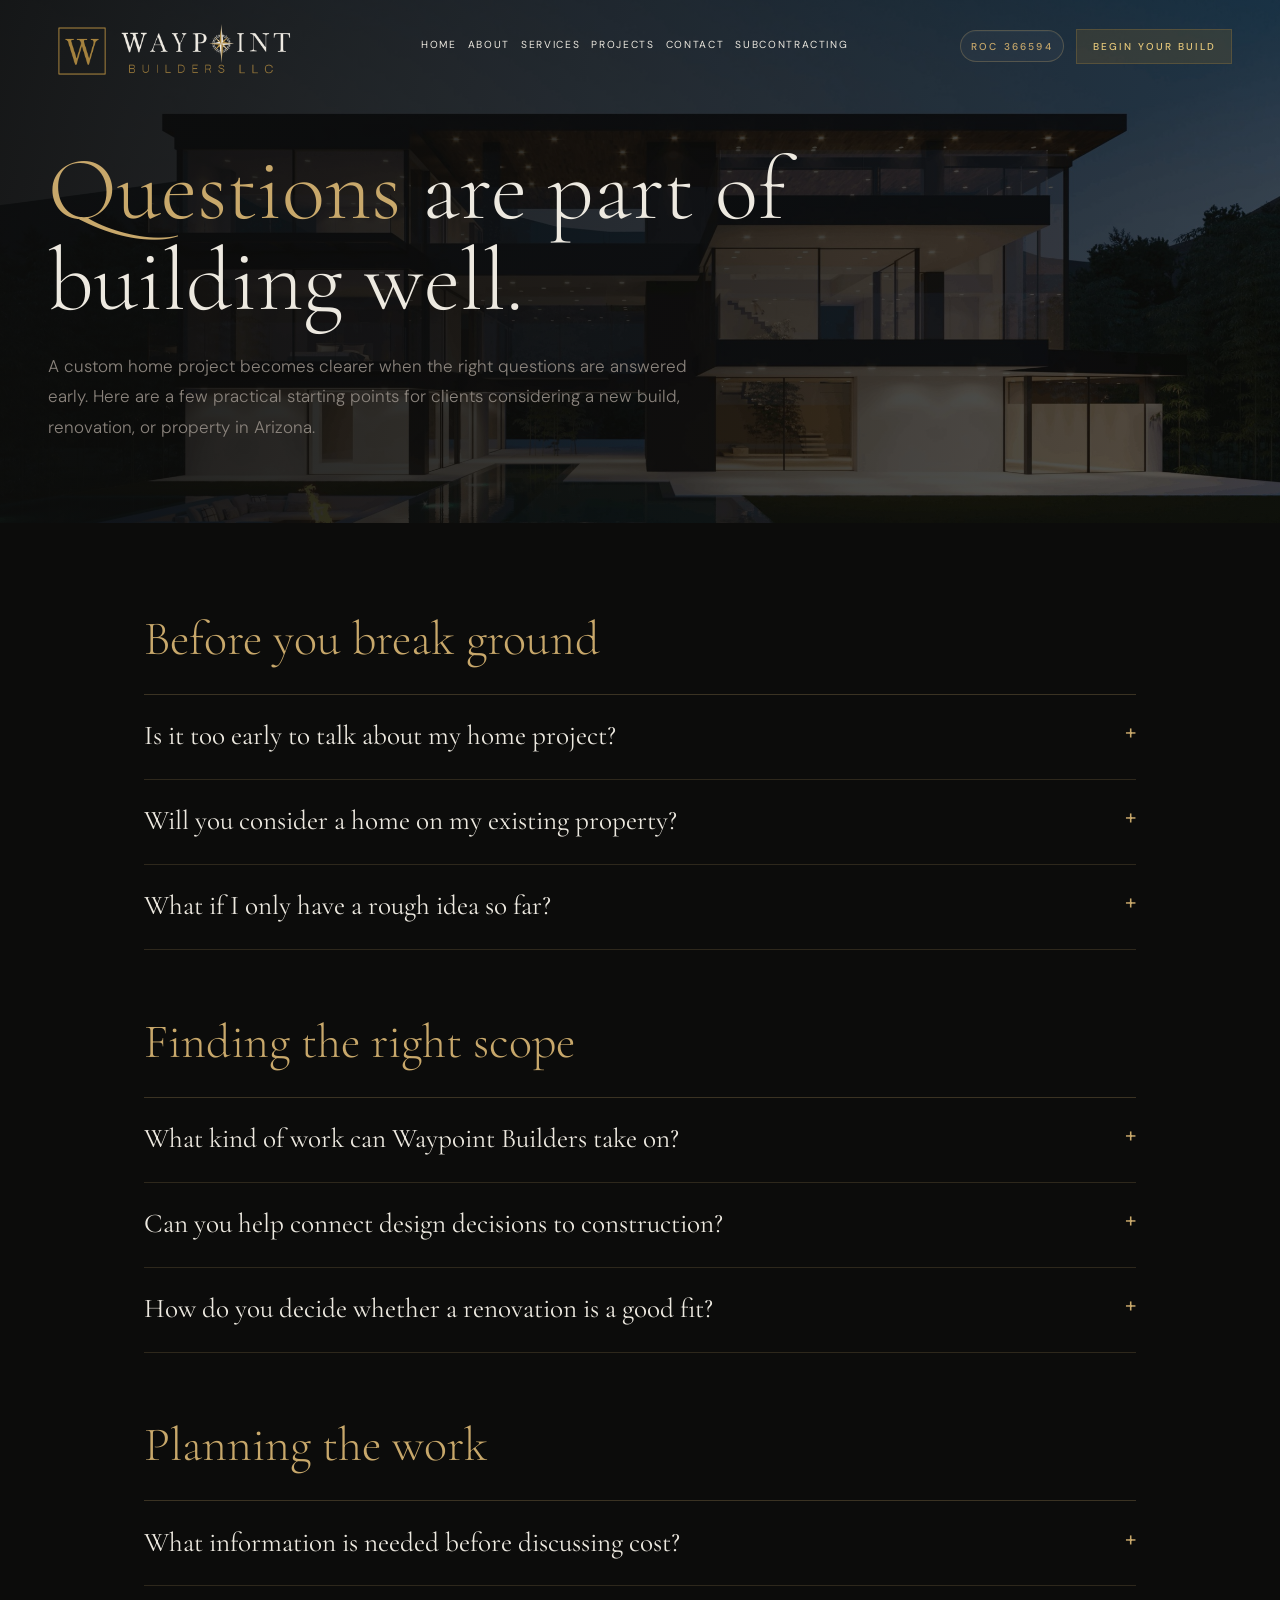
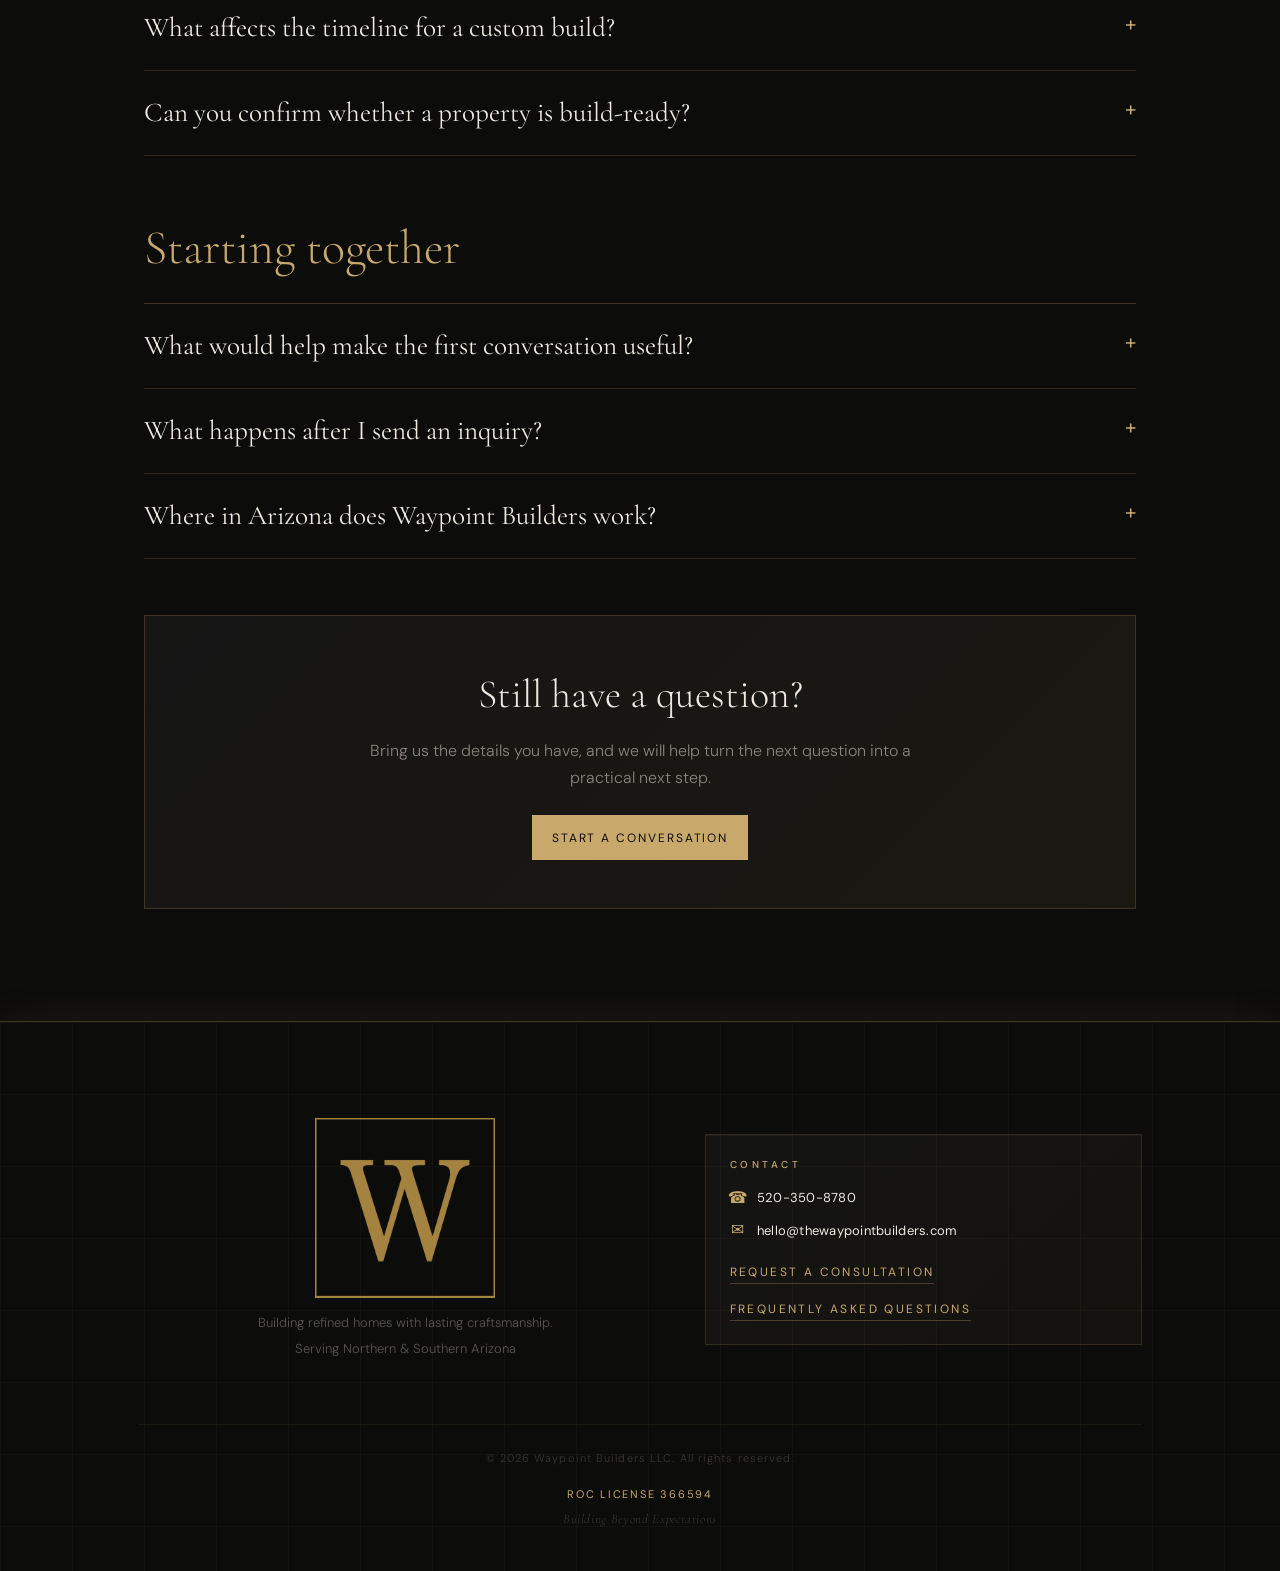
<file: faq.html>
<!DOCTYPE html>
<html lang="en">
    <head>
    <meta charset="utf-8" />
    <meta name="viewport" content="width=device-width, initial-scale=1" />
    <meta name="theme-color" content="#0c0c0b" />
    <meta name="format-detection" content="telephone=yes" />
    <meta name="geo.region" content="US-AZ" />
    <meta name="geo.placename" content="Arizona" />

    <title>Arizona Custom Home Builder FAQ | Waypoint Builders LLC</title>
    <meta name="description" content="Find answers about custom home building, renovations, design coordination, project timing, budgets, and consultations with Waypoint Builders LLC in Arizona." />
    <meta name="robots" content="index, follow, max-snippet:-1, max-image-preview:large, max-video-preview:-1" />
    <meta name="author" content="Waypoint Builders LLC" />
    <link rel="canonical" href="https://thewaypointbuilders.com/faq.html" />

    <meta property="og:title" content="Arizona Custom Home Builder FAQ | Waypoint Builders LLC" />
    <meta property="og:description" content="Find answers about custom home building, renovations, design coordination, project timing, budgets, and consultations in Arizona." />
    <meta property="og:type" content="website" />
    <meta property="og:url" content="https://thewaypointbuilders.com/faq.html" />
    <meta property="og:image" content="https://thewaypointbuilders.com/asset/ready_to_build.png" />
    <meta property="og:site_name" content="Waypoint Builders LLC" />
    <meta property="og:locale" content="en_US" />

    <meta name="twitter:card" content="summary_large_image" />
    <meta name="twitter:title" content="Arizona Custom Home Builder FAQ | Waypoint Builders LLC" />
    <meta name="twitter:description" content="Find answers about custom home building, renovations, design coordination, project timing, budgets, and consultations in Arizona." />
    <meta name="twitter:image" content="https://thewaypointbuilders.com/asset/ready_to_build.png" />

    <link rel="preconnect" href="https://fonts.googleapis.com" />
    <link rel="preconnect" href="https://fonts.gstatic.com" crossorigin="anonymous" />
    <link rel="stylesheet" href="https://fonts.googleapis.com/css2?family=Cormorant+Garamond:ital,wght@0,300;0,400;0,500;0,600;1,300;1,400;1,500&family=DM+Sans:wght@300;400;500&display=swap" />
    <link rel="stylesheet" href="styles.css" type="text/css" />
    <link rel="icon" type="image/x-icon" href="asset/favicon.ico" />
    <link rel="shortcut icon" href="asset/favicon.ico" />
    <link rel="apple-touch-icon" href="asset/favicon.png" />
    <link rel="preload" as="image" href="asset/ready_to_build.png" fetchpriority="high" />

    <script type="application/ld+json">
    {
      "@context": "https://schema.org",
      "@type": "FAQPage",
      "name": "Arizona Custom Home Builder FAQ",
      "url": "https://thewaypointbuilders.com/faq.html",
      "inLanguage": "en-US",
      "mainEntity": [
        {
          "@type": "Question",
          "name": "Is it too early to talk about my home project?",
          "acceptedAnswer": { "@type": "Answer", "text": "No. A conversation can be useful while you are still comparing ideas, locations, timing, or priorities. The information you have is enough to begin identifying the next practical step." }
        },
        {
          "@type": "Question",
          "name": "Will you consider a home on my existing property?",
          "acceptedAnswer": { "@type": "Answer", "text": "Yes. We can learn about the property, your goals, and the intended scope before determining whether the location is a good fit for the project." }
        },
        {
          "@type": "Question",
          "name": "What kind of work can Waypoint Builders take on?",
          "acceptedAnswer": { "@type": "Answer", "text": "Our work includes custom residences, additions, renovations, design coordination, finish guidance, and construction support from early planning through completion." }
        },
        {
          "@type": "Question",
          "name": "What information is needed before discussing cost?",
          "acceptedAnswer": { "@type": "Answer", "text": "Useful budget direction depends on the site, size, design goals, materials, site conditions, approvals, and finish level. We prefer to discuss those real project details instead of offering a generic calculator." }
        },
        {
          "@type": "Question",
          "name": "What affects the timeline for a custom build?",
          "acceptedAnswer": { "@type": "Answer", "text": "The schedule is shaped by design decisions, property conditions, permitting, selections, project size, and construction. After learning about the scope, we can discuss a more realistic sequence." }
        },
        {
          "@type": "Question",
          "name": "What would help make the first conversation useful?",
          "acceptedAnswer": { "@type": "Answer", "text": "Share anything you already have: a property address, photos, sketches, inspiration, plans, a preferred timeline, or a list of questions. You do not need a finished brief." }
        },
        {
          "@type": "Question",
          "name": "Where in Arizona does Waypoint Builders work?",
          "acceptedAnswer": { "@type": "Answer", "text": "We serve Northern and Southern Arizona, including Tucson, Phoenix, and nearby communities. Fit and availability are evaluated based on the project scope and property location." }
        }
      ]
    }
    </script>

    <style>
        :root {
            color-scheme: dark;
            --faq-gold: #C8A86B;
            --faq-cream: #EDE9E0;
            --faq-muted: #8A837C;
            --faq-bg: #0C0C0B;
            --faq-panel: #141412;
        }

        * { box-sizing: border-box; }
        html { scroll-behavior: smooth; }
        body { margin: 0; background: var(--faq-bg); color: var(--faq-cream); font-family: "DM Sans", system-ui, sans-serif; }
        a { color: inherit; }
        .faq-header { min-height: 58svh; display: flex; align-items: flex-end; position: relative; overflow: hidden; background: linear-gradient(105deg, rgba(12,12,11,0.95), rgba(12,12,11,0.68)), url('asset/ready_to_build.png') center/cover; }
        .faq-header-content { width: min(100%, 1400px); margin: 0 auto; padding: 9rem 3rem 5rem; }
        .faq-kicker { color: var(--faq-gold); font-size: 11px; letter-spacing: 0.25em; text-transform: uppercase; margin-bottom: 1.5rem; }
        h1, h2 { font-family: "Cormorant Garamond", Georgia, serif; font-weight: 300; }
        h1 { max-width: 760px; font-size: clamp(3rem, 7vw, 6.5rem); line-height: 1.02; margin: 0 0 1.5rem; }
        .faq-intro { max-width: 650px; color: var(--faq-muted); font-size: 17px; line-height: 1.8; margin: 0; }
        .faq-main { width: min(100%, 1040px); margin: 0 auto; padding: 5rem 1.5rem 7rem; }
        .faq-topic { margin-bottom: 3.5rem; }
        .faq-topic h2 { color: var(--faq-gold); font-size: clamp(2rem, 4vw, 3rem); margin: 0 0 1.2rem; }
        .faq-list { border-top: 1px solid rgba(200,168,107,0.25); }
        details { border-bottom: 1px solid rgba(200,168,107,0.18); }
        summary { cursor: pointer; list-style: none; padding: 1.35rem 2.5rem 1.35rem 0; color: var(--faq-cream); font-family: "Cormorant Garamond", Georgia, serif; font-size: clamp(1.35rem, 2.5vw, 1.7rem); position: relative; }
        summary::-webkit-details-marker { display: none; }
        summary::after { content: "+"; position: absolute; right: 0; color: var(--faq-gold); font-family: "DM Sans", sans-serif; font-size: 1.3rem; }
        details[open] summary::after { content: "−"; }
        details p { max-width: 760px; color: var(--faq-muted); line-height: 1.8; margin: -0.35rem 0 1.4rem; }
        .faq-cta { padding: 3rem; text-align: center; background: linear-gradient(135deg, rgba(255,255,255,0.04), rgba(200,168,107,0.08)); border: 1px solid rgba(200,168,107,0.2); }
        .faq-cta h2 { color: var(--faq-cream); margin: 0 0 0.8rem; font-size: 2.5rem; }
        .faq-cta p { color: var(--faq-muted); line-height: 1.7; margin: 0 auto 1.5rem; max-width: 560px; }
        .faq-button { display: inline-block; background: var(--faq-gold); color: var(--faq-bg); padding: 0.85rem 1.25rem; text-decoration: none; font-size: 12px; letter-spacing: 0.16em; text-transform: uppercase; }
        .faq-footer { border-top: 1px solid rgba(200,168,107,0.28); padding: 2rem 1.5rem; text-align: center; color: #5A5550; font-size: 12px; }
        .faq-footer a { color: var(--faq-gold); text-decoration: none; }
        @media (max-width: 640px) { .faq-header-content { padding: 8rem 1.5rem 3.5rem; } .faq-main { padding-top: 3.5rem; } .faq-cta { padding: 2rem 1.25rem; } }
    </style>
    </head>
    <body>
      <header id="site-header" style="position:fixed;top:0;left:0;right:0;z-index:100;transition:background 0.5s ease, border-color 0.5s ease, backdrop-filter 0.5s ease, box-shadow 0.5s ease;background:transparent;backdrop-filter:none;border-bottom:1px solid transparent;box-shadow:none">
        <div style="max-width:1400px;margin:0 auto;padding:0 3rem;display:flex;align-items:center;justify-content:space-between;height:92px" class="px-6 lg:px-12">
          <a href="index.html" style="display:flex;align-items:center;text-decoration:none;padding-top:10px">
            <img src="asset/logo.png" alt="Waypoint Builders logo" style="height:clamp(72px, 8vw, 140px);width:auto;display:block" />
          </a>
          <nav id="header-nav" class="header-nav" style="align-items:center;gap:1rem">
                    <a class="header-nav-link" href="index.html" style="font-family:DM Sans, system-ui, sans-serif;font-size:13px;letter-spacing:0.2em;text-transform:uppercase;font-weight:400;text-decoration:none;color:#EDE9E0;transition:color 0.3s ease,padding-bottom 0.3s ease,border-color 0.3s ease;padding-bottom:2px;border-bottom:1px solid transparent">Home</a>
                    <a class="header-nav-link" href="about.html" style="font-family:DM Sans, system-ui, sans-serif;font-size:13px;letter-spacing:0.2em;text-transform:uppercase;font-weight:400;text-decoration:none;color:#EDE9E0;transition:color 0.3s ease,padding-bottom 0.3s ease,border-color 0.3s ease;padding-bottom:2px;border-bottom:1px solid transparent">About</a>
                    <a class="header-nav-link" href="services.html" style="font-family:DM Sans, system-ui, sans-serif;font-size:13px;letter-spacing:0.2em;text-transform:uppercase;font-weight:400;text-decoration:none;color:#EDE9E0;transition:color 0.3s ease,padding-bottom 0.3s ease,border-color 0.3s ease;padding-bottom:2px;border-bottom:1px solid transparent">Services</a>
                    <a class="header-nav-link" href="projects.html" style="font-family:DM Sans, system-ui, sans-serif;font-size:13px;letter-spacing:0.2em;text-transform:uppercase;font-weight:400;text-decoration:none;color:#EDE9E0;transition:color 0.3s ease,padding-bottom 0.3s ease,border-color 0.3s ease;padding-bottom:2px;border-bottom:1px solid transparent">Projects</a>
                    <a class="header-nav-link" href="contact.html" style="font-family:DM Sans, system-ui, sans-serif;font-size:13px;letter-spacing:0.2em;text-transform:uppercase;font-weight:400;text-decoration:none;color:#EDE9E0;transition:color 0.3s ease,padding-bottom 0.3s ease,border-color 0.3s ease;padding-bottom:2px;border-bottom:1px solid transparent">Contact</a>
                    <a class="header-nav-link" href="subcontracts.html" style="font-family:DM Sans, system-ui, sans-serif;font-size:13px;letter-spacing:0.2em;text-transform:uppercase;font-weight:400;text-decoration:none;color:#EDE9E0;transition:color 0.3s ease,padding-bottom 0.3s ease,border-color 0.3s ease;padding-bottom:2px;border-bottom:1px solid transparent">Subcontracting</a>
          </nav>
          <div style="display:flex;align-items:center;gap:0.75rem">
            <span style="font-family:DM Sans, system-ui, sans-serif;font-size:10px;letter-spacing:0.22em;text-transform:uppercase;font-weight:500;color:#C8A86B;padding:0.5rem 0.75rem;border:1px solid rgba(200, 168, 107, 0.28);border-radius:999px;background:rgba(255,255,255,0.03);box-shadow:inset 0 1px 0 rgba(255,255,255,0.03)">ROC 366594</span>
            <a href="contact.html" class="header-cta" style="font-family:DM Sans, system-ui, sans-serif;font-size:10px;letter-spacing:0.2em;text-transform:uppercase;font-weight:500;text-decoration:none;color:#E5C77A;background:rgba(138, 104, 43, 0.22);border:1px solid rgba(164, 130, 64, 0.3);padding:9px 18px">Begin Your Build</a>
          </div>
          <button class="header-menu-toggle" id="mobile-menu-toggle" style="background:none;border:none;color:#EDE9E0;cursor:pointer;padding:8px" aria-label="Toggle menu" aria-expanded="false" aria-controls="header-nav">
            <svg xmlns="http://www.w3.org/2000/svg" width="20" height="20" viewBox="0 0 24 24" fill="none" stroke="currentColor" stroke-width="2" stroke-linecap="round" stroke-linejoin="round" aria-hidden="true"><path d="M4 5h16"></path><path d="M4 12h16"></path><path d="M4 19h16"></path></svg>
          </button>
        </div>
      </header>
      <script>
        const siteHeader = document.getElementById('site-header');
        const mobileMenuToggle = document.getElementById('mobile-menu-toggle');
        const headerNav = document.getElementById('header-nav');
        const setHeaderState = () => {
          const scrolled = window.scrollY > 20;
          siteHeader.style.background = scrolled ? 'rgba(12, 12, 11, 0.72)' : 'transparent';
          siteHeader.style.borderBottom = scrolled ? '1px solid rgba(164, 130, 64, 0.12)' : '1px solid transparent';
          siteHeader.style.backdropFilter = scrolled ? 'blur(12px)' : 'none';
          siteHeader.style.boxShadow = scrolled ? '0 6px 20px rgba(0, 0, 0, 0.08)' : 'none';
        };
        setHeaderState();
        window.addEventListener('scroll', setHeaderState, { passive: true });
        mobileMenuToggle.addEventListener('click', () => {
          const isOpen = headerNav.classList.toggle('mobile-open');
          mobileMenuToggle.setAttribute('aria-expanded', String(isOpen));
        });
        window.addEventListener('resize', () => {
          if (window.innerWidth > 1023) {
            headerNav.classList.remove('mobile-open');
            mobileMenuToggle.setAttribute('aria-expanded', 'false');
          }
        });
      </script>
      <header class="faq-header">
            <div class="faq-header-content">
                <h1><span style="color:var(--faq-gold)">Questions</span> are part of building well.</h1>
                <p class="faq-intro">A custom home project becomes clearer when the right questions are answered early. Here are a few practical starting points for clients considering a new build, renovation, or property in Arizona.</p>
            </div>
        </header>

        <main class="faq-main">
            <section class="faq-topic" aria-labelledby="starting-heading">
              <h2 id="starting-heading">Before you break ground</h2>
                <div class="faq-list">
                <details><summary>Is it too early to talk about my home project?</summary><p>No. A conversation can be useful while you are still comparing ideas, locations, timing, or priorities. The information you have is enough to begin identifying the next practical step.</p></details>
                <details><summary>Will you consider a home on my existing property?</summary><p>Yes. We can learn about the property, your goals, and the intended scope before determining whether the location is a good fit for the project.</p></details>
                <details><summary>What if I only have a rough idea so far?</summary><p>That is a perfectly workable starting point. We can use your priorities and questions to help shape a clearer direction before decisions become expensive or difficult to change.</p></details>
                </div>
            </section>

            <section class="faq-topic" aria-labelledby="services-heading">
              <h2 id="services-heading">Finding the right scope</h2>
                <div class="faq-list">
                <details><summary>What kind of work can Waypoint Builders take on?</summary><p>Our work includes custom residences, additions, renovations, design coordination, finish guidance, and construction support from early planning through completion.</p></details>
                <details><summary>Can you help connect design decisions to construction?</summary><p>Yes. We bring the design direction, selections, property conditions, schedule, and construction planning into one coordinated project discussion.</p></details>
                <details><summary>How do you decide whether a renovation is a good fit?</summary><p>We look at the existing conditions, desired outcome, complexity, property, and level of planning required. That early review helps clarify whether the scope is realistic.</p></details>
                </div>
            </section>

            <section class="faq-topic" aria-labelledby="process-heading">
              <h2 id="process-heading">Planning the work</h2>
                <div class="faq-list">
                <details><summary>What information is needed before discussing cost?</summary><p>Useful budget direction depends on the site, size, design goals, materials, site conditions, approvals, and finish level. We prefer to discuss those real project details instead of offering a generic calculator.</p></details>
                <details><summary>What affects the timeline for a custom build?</summary><p>The schedule is shaped by design decisions, property conditions, permitting, selections, project size, and construction. After learning about the scope, we can discuss a more realistic sequence.</p></details>
                <details><summary>Can you confirm whether a property is build-ready?</summary><p>That depends on access, utilities, topography, soils, easements, approvals, and other site-specific conditions. A proper answer may require review by qualified professionals and local authorities.</p></details>
                </div>
            </section>

            <section class="faq-topic" aria-labelledby="consultation-heading">
              <h2 id="consultation-heading">Starting together</h2>
                <div class="faq-list">
                <details><summary>What would help make the first conversation useful?</summary><p>Share anything you already have: a property address, photos, sketches, inspiration, plans, a preferred timeline, or a list of questions. You do not need a finished brief.</p></details>
                <details><summary>What happens after I send an inquiry?</summary><p>We review what you shared and follow up to understand the project and discuss appropriate next steps. An inquiry starts a conversation; it does not commit you to a project.</p></details>
                <details><summary>Where in Arizona does Waypoint Builders work?</summary><p>We serve Northern and Southern Arizona, including Tucson, Phoenix, and nearby communities. Fit and availability are evaluated based on the project scope and property location.</p></details>
                </div>
            </section>

            <section class="faq-cta" aria-labelledby="still-question-heading">
                <h2 id="still-question-heading">Still have a question?</h2>
                <p>Bring us the details you have, and we will help turn the next question into a practical next step.</p>
                <a class="faq-button" href="contact.html">Start a Conversation</a>
            </section>
        </main>

        <footer class="site-footer-grid" style="background:#0C0C0B;border-top:1px solid rgba(200, 168, 107, 0.28);padding:5rem 0 2.5rem;box-shadow:0 -10px 30px rgba(200, 168, 107, 0.06)">
          <div style="max-width:1400px;margin:0 auto;padding:0 3rem" class="px-6 lg:px-12">
            <div style="display:grid;grid-template-columns:minmax(280px, 1.1fr) minmax(280px, 0.9fr);gap:2rem;align-items:center;margin-bottom:3rem">
              <div style="display:flex;flex-direction:column;align-items:center;text-align:center;gap:0.85rem;padding:1rem 0">
                <img src="asset/favicon.png" alt="Waypoint Builders favicon" loading="lazy" decoding="async" style="width:180px;height:180px;display:block;object-fit:contain" />
                <div>
                  <p style="font-family:DM Sans, system-ui, sans-serif;font-size:13px;line-height:1.7;color:#5A5550;margin:0">Building refined homes with lasting craftsmanship.</p>
                  <p style="font-family:DM Sans, system-ui, sans-serif;font-size:13px;line-height:1.7;color:#5A5550;margin:0.25rem 0 0">Serving Northern &amp; Southern Arizona</p>
                </div>
              </div>
              <div style="padding:1.4rem 1.5rem;border:1px solid rgba(200, 168, 107, 0.16);background:linear-gradient(135deg, rgba(255,255,255,0.03), rgba(200, 168, 107, 0.04));box-shadow:inset 0 1px 0 rgba(255,255,255,0.03)">
                <div style="font-family:DM Sans, system-ui, sans-serif;font-size:10px;letter-spacing:0.35em;text-transform:uppercase;color:#C8A86B;margin-bottom:1rem;font-weight:500">Contact</div>
                <ul style="list-style:none;padding:0;margin:0;display:flex;flex-direction:column;gap:0.8rem">
                  <li style="display:flex;align-items:center;gap:0.7rem"><span style="width:16px;height:16px;color:#C8A86B;display:inline-flex;align-items:center;justify-content:center">☎</span><a href="tel:5203508780" style="font-family:DM Sans, system-ui, sans-serif;font-size:13px;color:#EDE9E0;text-decoration:none;letter-spacing:0.02em">520-350-8780</a></li>
                  <li style="display:flex;align-items:center;gap:0.7rem"><span style="width:16px;height:16px;color:#C8A86B;display:inline-flex;align-items:center;justify-content:center">✉</span><a href="mailto:hello@thewaypointbuilders.com" style="font-family:DM Sans, system-ui, sans-serif;font-size:13px;color:#EDE9E0;text-decoration:none;letter-spacing:0.02em">hello@thewaypointbuilders.com</a></li>
                  <li style="margin-top:0.35rem"><a href="contact.html" style="display:inline-block;font-family:DM Sans, system-ui, sans-serif;font-size:12px;letter-spacing:0.2em;text-transform:uppercase;color:#C8A86B;text-decoration:none;padding-bottom:2px;border-bottom:1px solid rgba(200, 168, 107, 0.3)">Request a Consultation</a></li>
                  <li><a href="faq.html" style="display:inline-block;font-family:DM Sans, system-ui, sans-serif;font-size:12px;letter-spacing:0.2em;text-transform:uppercase;color:#C8A86B;text-decoration:none;padding-bottom:2px;border-bottom:1px solid rgba(200, 168, 107, 0.3)">Frequently Asked Questions</a></li>
                </ul>
              </div>
            </div>
            <div style="height:1px;background:rgba(200, 168, 107, 0.08);margin-bottom:1.5rem"></div>
            <div style="display:flex;flex-wrap:wrap;gap:0.75rem;align-items:center;justify-content:space-between">
              <p style="font-family:DM Sans, system-ui, sans-serif;font-size:11px;letter-spacing:0.1em;color:#3A3830;margin:0">© 2026 Waypoint Builders LLC. All rights reserved.</p>
              <div style="display:flex;flex-direction:column;align-items:center;justify-content:center;gap:0.35rem;width:100%;margin-top:0.4rem">
                <span style="font-family:DM Sans, system-ui, sans-serif;font-size:11px;letter-spacing:0.16em;text-transform:uppercase;color:#C8A86B;text-align:center;display:block">ROC License 366594</span>
                <p style="font-family:Cormorant Garamond, Georgia, serif;font-size:13px;font-style:italic;color:#3A3830;letter-spacing:0.05em;margin:0;text-align:center">Building Beyond Expectations</p>
              </div>
            </div>
          </div>
        </footer>
    </body>
</html>
</file>
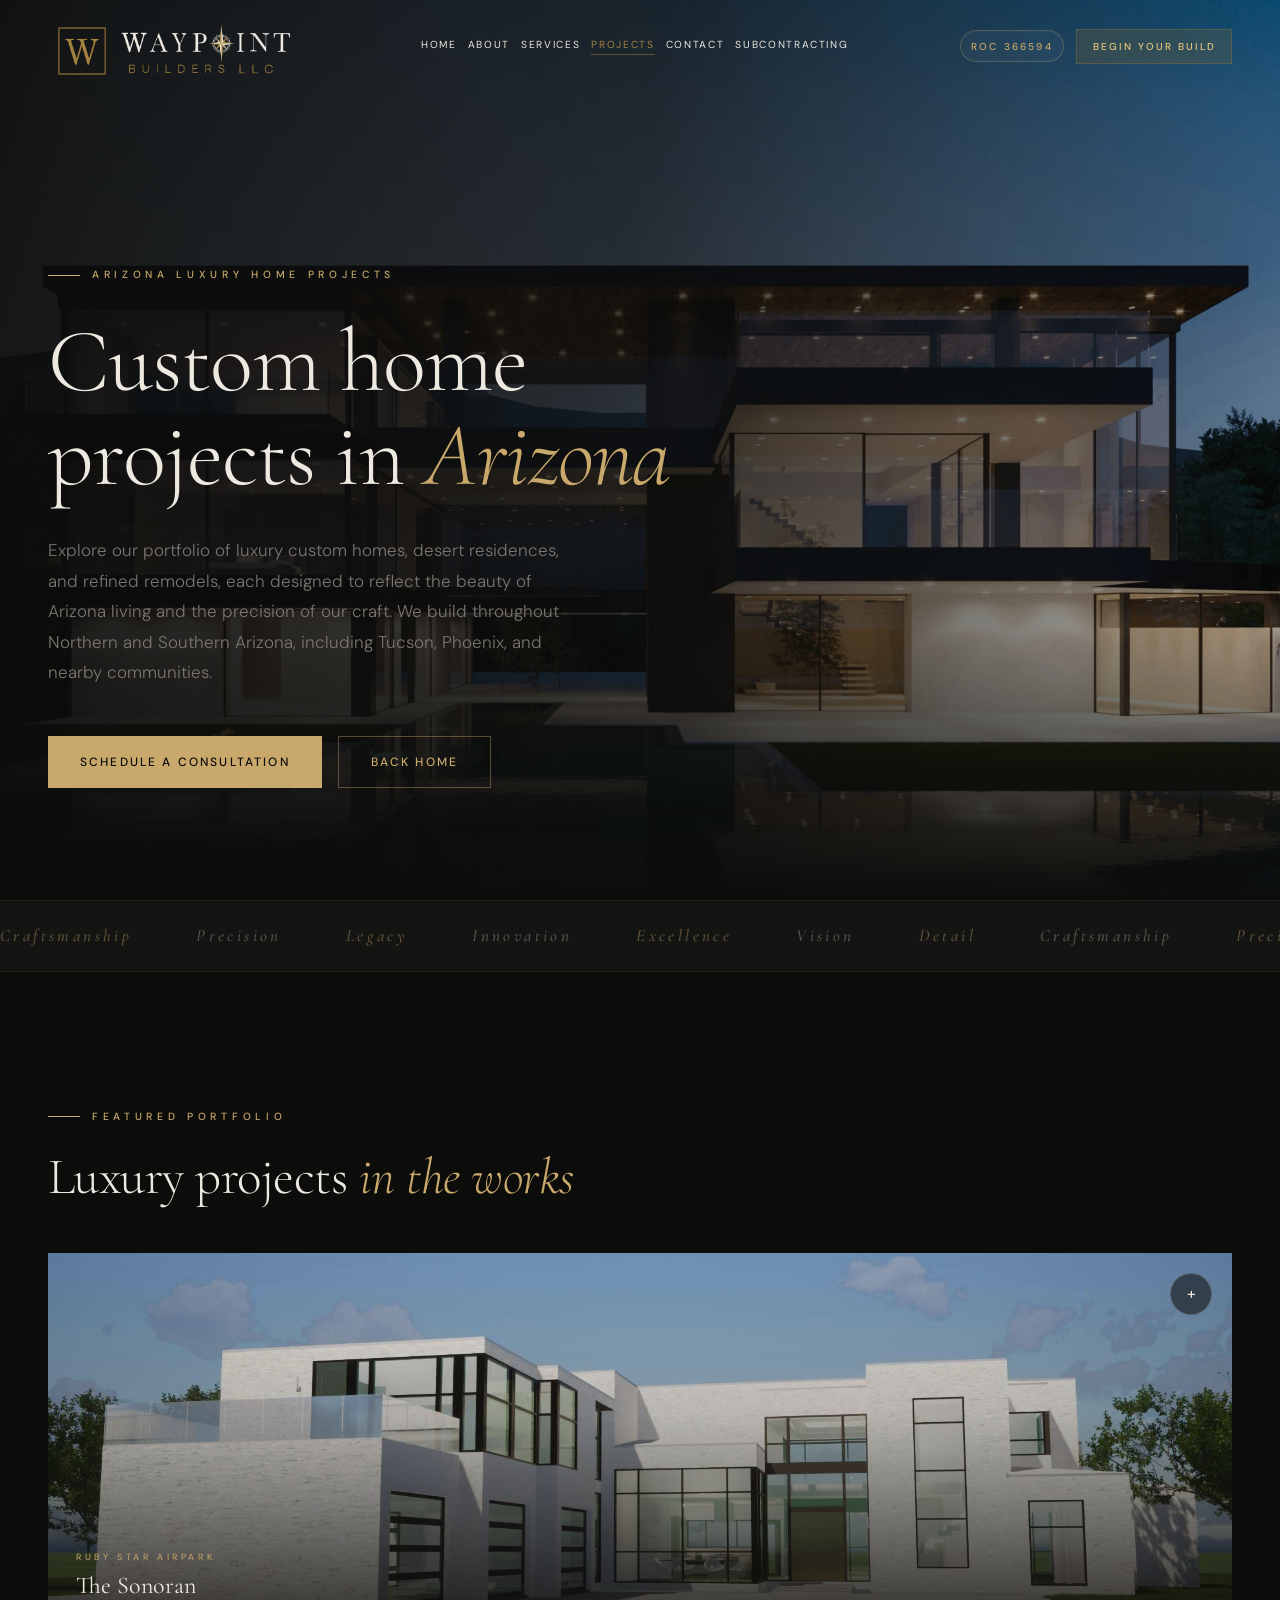
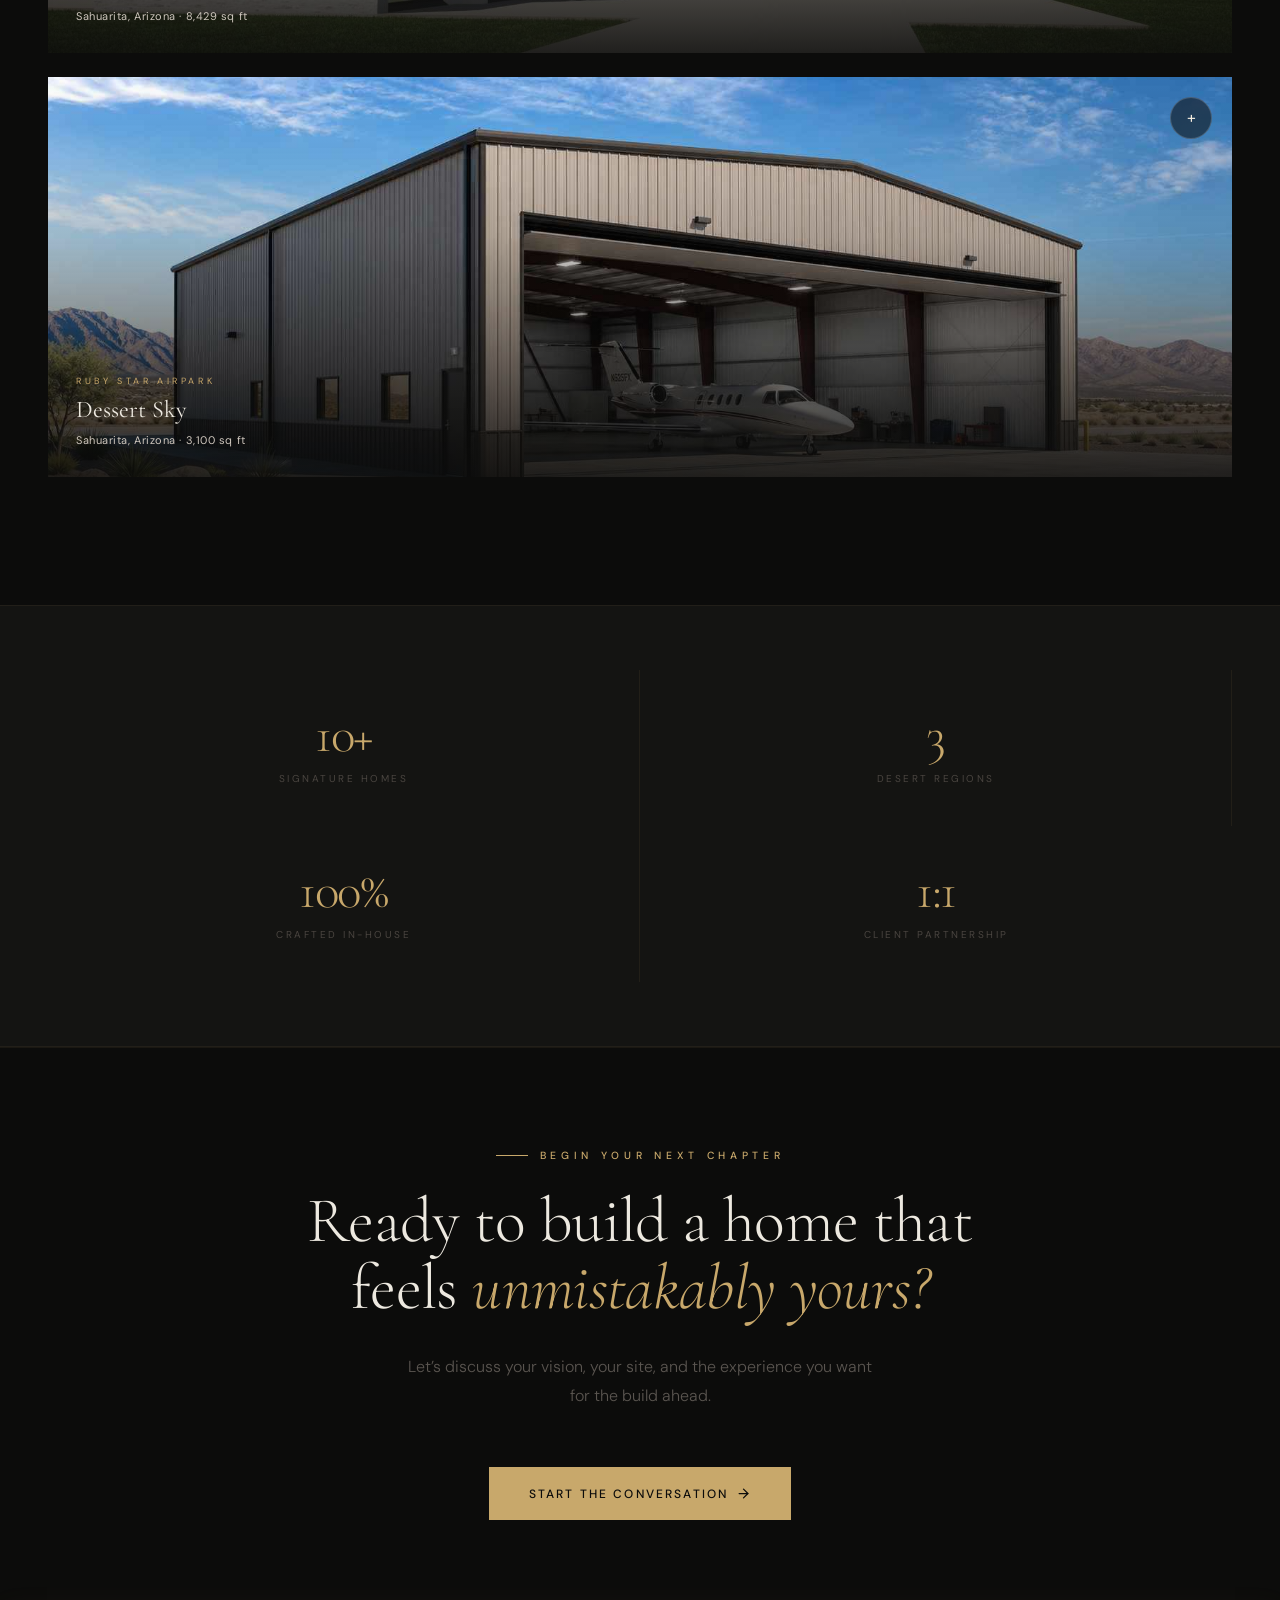
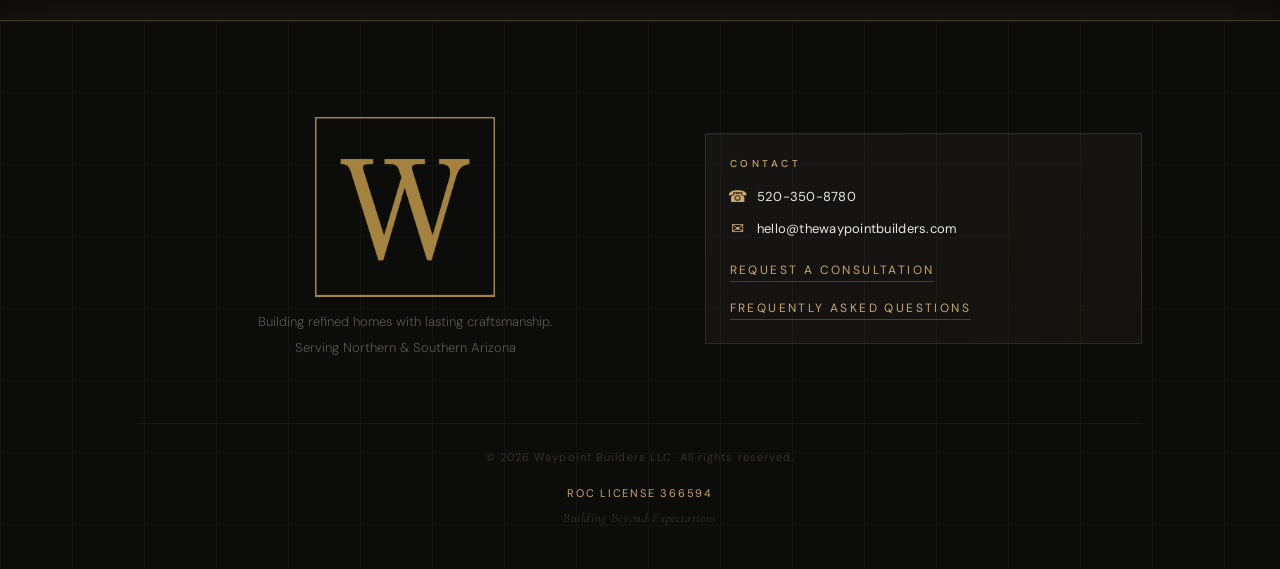
<file: projects.html>
<!DOCTYPE html>
<html lang="en">
   <head>
    <meta charset="utf-8" />
    <meta name="viewport" content="width=device-width, initial-scale=1" />
    <meta name="theme-color" content="#0c0c0b" />
    <meta name="format-detection" content="telephone=yes" />
    <meta name="geo.region" content="US-AZ" />
    <meta name="geo.placename" content="Arizona" />
    <meta name="geo.position" content="34.0489;-111.0937" />
    <meta name="ICBM" content="34.0489, -111.0937" />

    <title>Custom Home Projects | Waypoint Builders LLC</title>
    <meta
        name="description"
        content="Explore Waypoint Builders LLC custom home projects, luxury residences, craftsmanship, and design detail across Arizona, including Tucson, Phoenix, and nearby communities."
    />
    <meta
        name="keywords"
        content="Arizona luxury homes, custom home portfolio, home design projects Arizona, residential construction portfolio, luxury residence builder"
    />
    <meta name="robots" content="index, follow, max-snippet:-1, max-image-preview:large, max-video-preview:-1" />
    <meta name="author" content="Waypoint Builders LLC" />
    <link rel="canonical" href="https://thewaypointbuilders.com/projects.html" />

    <meta property="og:title" content="Custom Home Projects | Waypoint Builders LLC" />
    <meta
        property="og:description"
        content="Explore custom home projects by Waypoint Builders LLC and view a curated portfolio of luxury residences, craftsmanship, and design detail in Arizona."
    />
    <meta property="og:type" content="website" />
    <meta property="og:url" content="https://thewaypointbuilders.com/projects.html" />
    <meta property="og:image" content="https://thewaypointbuilders.com/asset/ready_to_build.png" />
    <meta property="og:site_name" content="Waypoint Builders LLC" />
    <meta property="og:locale" content="en_US" />

    <meta name="twitter:card" content="summary_large_image" />
    <meta name="twitter:title" content="Custom Home Projects | Waypoint Builders LLC" />
    <meta
        name="twitter:description"
        content="Explore custom home projects by Waypoint Builders LLC and view a curated portfolio of luxury residences, craftsmanship, and design detail in Arizona."
    />
    <meta name="twitter:image" content="https://thewaypointbuilders.com/asset/ready_to_build.png" />
    <meta name="twitter:site" content="@WaypointBuilders" />

    <link rel="preconnect" href="https://fonts.googleapis.com" />
    <link rel="preconnect" href="https://fonts.gstatic.com" crossorigin="anonymous" />
    <link
        rel="stylesheet"
        href="https://fonts.googleapis.com/css2?family=Cormorant+Garamond:ital,wght@0,300;0,400;0,500;0,600;1,300;1,400;1,500&family=DM+Sans:wght@300;400;500&display=swap"
        data-precedence="default"
    />
    <link rel="stylesheet" href="styles.css" type="text/css" data-precedence="default" />

    <link rel="icon" type="image/x-icon" href="asset/favicon.ico" />
    <link rel="shortcut icon" href="asset/favicon.ico" />
    <link rel="apple-touch-icon" href="asset/favicon.png" />
    <link rel="preload" as="image" href="asset/ready_to_build.png" fetchpriority="high" />

    <script type="application/ld+json">
    {
      "@context": "https://schema.org",
      "@type": "CollectionPage",
      "name": "Custom Home Projects",
      "url": "https://thewaypointbuilders.com/projects.html",
      "description": "Explore custom home projects by Waypoint Builders LLC and view a curated portfolio of luxury residences, craftsmanship, and design detail in Arizona.",
      "mainEntity": {
        "@type": "HomeAndConstructionBusiness",
        "name": "Waypoint Builders LLC",
        "url": "https://thewaypointbuilders.com/",
        "logo": "https://thewaypointbuilders.com/asset/logo.png",
        "image": "https://thewaypointbuilders.com/asset/projects-og.jpg",
        "areaServed": [
          { "@type": "State", "name": "Arizona" },
          { "@type": "City", "name": "Tucson, Arizona" },
          { "@type": "City", "name": "Phoenix, Arizona" },
          { "@type": "AdministrativeArea", "name": "Northern Arizona" },
          { "@type": "AdministrativeArea", "name": "Southern Arizona" }
        ]
      }
    }
    </script>
</head>


    <body>
        <header id="site-header" style="position:fixed;top:0;left:0;right:0;z-index:100;transition:background 0.5s ease, border-color 0.5s ease, backdrop-filter 0.5s ease, box-shadow 0.5s ease;background:transparent;backdrop-filter:none;border-bottom:1px solid transparent;box-shadow:none">
            <div style="max-width:1400px;margin:0 auto;padding:0 3rem;display:flex;align-items:center;justify-content:space-between;height:92px" class="px-6 lg:px-12">
                <a href="index.html" style="display:flex;align-items:center;text-decoration:none;padding-top:10px" aria-current="page">
                    <img src="asset/logo.png" alt="Waypoint Builders logo" style="height:clamp(72px, 8vw, 140px);width:auto;display:block" />
                </a>
                <nav id="header-nav" class="header-nav" style="align-items:center;gap:1rem">
                    <a class="header-nav-link" href="index.html" style="font-family:DM Sans, system-ui, sans-serif;font-size:13px;letter-spacing:0.2em;text-transform:uppercase;font-weight:400;text-decoration:none;color:#EDE9E0;transition:color 0.3s ease,padding-bottom 0.3s ease,border-color 0.3s ease;padding-bottom:2px;border-bottom:1px solid transparent">Home</a>
                    <a class="header-nav-link" href="about.html" style="font-family:DM Sans, system-ui, sans-serif;font-size:13px;letter-spacing:0.2em;text-transform:uppercase;font-weight:400;text-decoration:none;color:#EDE9E0;transition:color 0.3s ease,padding-bottom 0.3s ease,border-color 0.3s ease;padding-bottom:2px;border-bottom:1px solid transparent">About</a>
                    <a class="header-nav-link" href="services.html" style="font-family:DM Sans, system-ui, sans-serif;font-size:13px;letter-spacing:0.2em;text-transform:uppercase;font-weight:400;text-decoration:none;color:#EDE9E0;transition:color 0.3s ease,padding-bottom 0.3s ease,border-color 0.3s ease;padding-bottom:2px;border-bottom:1px solid transparent">Services</a>
                    <a class="header-nav-link active" href="projects.html" style="font-family:DM Sans, system-ui, sans-serif;font-size:13px;letter-spacing:0.2em;text-transform:uppercase;font-weight:400;text-decoration:none;color:#A48240;transition:color 0.3s ease,padding-bottom 0.3s ease,border-color 0.3s ease;padding-bottom:2px;border-bottom:1px solid rgba(164, 130, 64, 0.5)" data-status="active" aria-current="page">Projects</a>
                    <a class="header-nav-link" href="contact.html" style="font-family:DM Sans, system-ui, sans-serif;font-size:13px;letter-spacing:0.2em;text-transform:uppercase;font-weight:400;text-decoration:none;color:#EDE9E0;transition:color 0.3s ease,padding-bottom 0.3s ease,border-color 0.3s ease;padding-bottom:2px;border-bottom:1px solid transparent">Contact</a>
                    <a class="header-nav-link" href="subcontracts.html" style="font-family:DM Sans, system-ui, sans-serif;font-size:13px;letter-spacing:0.2em;text-transform:uppercase;font-weight:400;text-decoration:none;color:#EDE9E0;transition:color 0.3s ease,padding-bottom 0.3s ease,border-color 0.3s ease;padding-bottom:2px;border-bottom:1px solid transparent">Subcontracting</a>
                </nav>
                <div style="display:flex;align-items:center;gap:0.75rem">
                    <span style="font-family:DM Sans, system-ui, sans-serif;font-size:10px;letter-spacing:0.22em;text-transform:uppercase;font-weight:500;color:#C8A86B;padding:0.5rem 0.75rem;border:1px solid rgba(200, 168, 107, 0.28);border-radius:999px;background:rgba(255,255,255,0.03);box-shadow:inset 0 1px 0 rgba(255,255,255,0.03)">ROC 366594</span>
                    <a href="contact.html" style="font-family:DM Sans, system-ui, sans-serif;font-size:10px;letter-spacing:0.2em;text-transform:uppercase;font-weight:500;text-decoration:none;color:#E5C77A;background:rgba(138, 104, 43, 0.22);border:1px solid rgba(164, 130, 64, 0.3);padding:9px 18px;transition:border-color 0.3s ease, background 0.3s ease, color 0.3s ease, box-shadow 0.3s ease, transform 0.3s ease" class="header-cta" onmouseenter="this.style.boxShadow='0 0 0 1px rgba(229, 199, 122, 0.25), 0 0 24px rgba(229, 199, 122, 0.35)'; this.style.transform='translateY(-1px)'; this.style.background='rgba(164, 130, 64, 0.34)'; this.style.color='#F7E7B3'" onmouseleave="this.style.boxShadow='none'; this.style.transform='translateY(0)'; this.style.background='rgba(138, 104, 43, 0.22)'; this.style.color='#E5C77A'">Begin Your Build</a>
                </div>
                <button class="header-menu-toggle" id="mobile-menu-toggle" style="background:none;border:none;color:#EDE9E0;cursor:pointer;padding:8px" aria-label="Toggle menu" aria-expanded="false" aria-controls="mobile-nav-panel">
                    <svg xmlns="http://www.w3.org/2000/svg" width="20" height="20" viewBox="0 0 24 24" fill="none" stroke="currentColor" stroke-width="2" stroke-linecap="round" stroke-linejoin="round" class="lucide lucide-menu" aria-hidden="true">
                        <path d="M4 5h16"></path>
                        <path d="M4 12h16"></path>
                        <path d="M4 19h16"></path>
                    </svg>
                </button>
            </div>
        </header>

        <script>
            const siteHeader = document.getElementById('site-header');
            const mobileMenuToggle = document.getElementById('mobile-menu-toggle');
            const headerNav = document.getElementById('header-nav');
            const setHeaderState = () => {
                const scrolled = window.scrollY > 20;
                siteHeader.style.background = scrolled ? 'rgba(12, 12, 11, 0.72)' : 'transparent';
                siteHeader.style.borderBottom = scrolled ? '1px solid rgba(164, 130, 64, 0.12)' : '1px solid transparent';
                siteHeader.style.backdropFilter = scrolled ? 'blur(12px)' : 'none';
                siteHeader.style.boxShadow = scrolled ? '0 6px 20px rgba(0, 0, 0, 0.08)' : 'none';
            };
            setHeaderState();
            window.addEventListener('scroll', setHeaderState, { passive: true });

            if (mobileMenuToggle && headerNav) {
                mobileMenuToggle.addEventListener('click', () => {
                    const isOpen = headerNav.classList.contains('mobile-open');
                    headerNav.classList.toggle('mobile-open', !isOpen);
                    mobileMenuToggle.setAttribute('aria-expanded', String(!isOpen));
                });
            }

            window.addEventListener('resize', () => {
                if (window.innerWidth > 1023 && headerNav) {
                    headerNav.classList.remove('mobile-open');
                    if (mobileMenuToggle) {
                        mobileMenuToggle.setAttribute('aria-expanded', 'false');
                    }
                }
            });

            const prefersReducedMotion = window.matchMedia('(prefers-reduced-motion: reduce)').matches;
            document.querySelectorAll('a[href^="#"]').forEach((link) => {
                link.addEventListener('click', (event) => {
                    const id = link.getAttribute('href')?.slice(1);
                    const target = id ? document.getElementById(id) : null;
                    if (!target) return;

                    event.preventDefault();
                    if (prefersReducedMotion) {
                        window.scrollTo({ top: target.offsetTop - 100, behavior: 'auto' });
                        return;
                    }

                    const startY = window.scrollY;
                    const targetY = Math.max(0, target.getBoundingClientRect().top + startY - 100);
                    const distance = targetY - startY;
                    const duration = Math.min(1600, Math.max(900, Math.abs(distance) * 0.7));
                    let startTime = null;
                    const easeOutCubic = (t) => 1 - Math.pow(1 - t, 3);

                    const step = (timestamp) => {
                        if (!startTime) startTime = timestamp;
                        const progress = Math.min(1, (timestamp - startTime) / duration);
                        const eased = easeOutCubic(progress);
                        window.scrollTo(0, startY + distance * eased);
                        if (progress < 1) {
                            window.requestAnimationFrame(step);
                        }
                    };

                    window.requestAnimationFrame(step);
                });
            });
        </script>

        <main>
            <section style="min-height:100dvh;position:relative;display:flex;align-items:flex-end;overflow:hidden">
                <div style="position:absolute;inset:0;background-image:url('asset/ready_to_build.png');background-size:cover;background-position:center 35%;z-index:0"></div>
                <div style="position:absolute;inset:0;background:linear-gradient(105deg, rgba(12,12,11,0.97) 0%, rgba(12,12,11,0.82) 45%, rgba(12,12,11,0.3) 100%);z-index:1"></div>
                <div style="position:absolute;bottom:0;left:0;right:0;height:30%;background:linear-gradient(to top, #0C0C0B, transparent);z-index:2"></div>
                <div style="position:relative;z-index:3;max-width:1400px;margin:0 auto;padding:0 3rem 7rem;width:100%" class="px-6 lg:px-12 pb-20 lg:pb-28">
                    <div class="opacity-0 animate-fade-up" style="max-width:760px">
                        <div class="section-label" style="margin-bottom:2rem">Arizona Luxury Home Projects</div>
                        <h1 style="font-family:Cormorant Garamond, Georgia, serif;font-size:clamp(3rem, 7vw, 6rem);font-weight:300;line-height:1.05;color:#EDE9E0;margin:0 0 2rem;letter-spacing:-0.01em">
                            Custom home projects in
                            <span style="font-style:italic;color:#C8A86B">Arizona</span>
                        </h1>
                        <p style="font-family:DM Sans, system-ui, sans-serif;font-size:clamp(15px, 1.5vw, 17px);line-height:1.8;color:#7A7570;max-width:520px;margin:0 0 3rem;font-weight:300">
                            Explore our portfolio of luxury custom homes, desert residences, and refined remodels, each designed to reflect the beauty of Arizona living and the precision of our craft. We build throughout Northern and Southern Arizona, including Tucson, Phoenix, and nearby communities.
                        </p>
                        <div class="opacity-0 animate-fade-up delay-400" style="display:flex;gap:1rem;flex-wrap:wrap">
                            <a href="contact.html" class="btn-gold">Schedule a Consultation</a>
                            <a href="index.html" class="btn-outline">Back Home</a>
                        </div>
                    </div>
                </div>
            </section>

            <div style="background:#141412;border-top:1px solid rgba(200, 168, 107, 0.08);border-bottom:1px solid rgba(200, 168, 107, 0.08);padding:1.25rem 0;overflow:hidden">
                <div class="animate-marquee project-marquee" style="display:flex;gap:4rem;white-space:nowrap;width:max-content">
                    <span style="font-family:Cormorant Garamond, Georgia, serif;font-size:17px;font-style:italic;letter-spacing:0.2em;color:rgba(200, 168, 107, 0.56);text-transform:capitalize">Craftsmanship</span>
                    <span style="font-family:Cormorant Garamond, Georgia, serif;font-size:17px;font-style:italic;letter-spacing:0.2em;color:rgba(250, 242, 229, 0.4);text-transform:capitalize">Precision</span>
                    <span style="font-family:Cormorant Garamond, Georgia, serif;font-size:17px;font-style:italic;letter-spacing:0.2em;color:rgba(200, 168, 107, 0.56);text-transform:capitalize">Legacy</span>
                    <span style="font-family:Cormorant Garamond, Georgia, serif;font-size:17px;font-style:italic;letter-spacing:0.2em;color:rgba(250, 242, 229, 0.4);text-transform:capitalize">Innovation</span>
                    <span style="font-family:Cormorant Garamond, Georgia, serif;font-size:17px;font-style:italic;letter-spacing:0.2em;color:rgba(200, 168, 107, 0.56);text-transform:capitalize">Excellence</span>
                    <span style="font-family:Cormorant Garamond, Georgia, serif;font-size:17px;font-style:italic;letter-spacing:0.2em;color:rgba(250, 242, 229, 0.4);text-transform:capitalize">Vision</span>
                    <span style="font-family:Cormorant Garamond, Georgia, serif;font-size:17px;font-style:italic;letter-spacing:0.2em;color:rgba(200, 168, 107, 0.56);text-transform:capitalize">Detail</span>
                    <span style="font-family:Cormorant Garamond, Georgia, serif;font-size:17px;font-style:italic;letter-spacing:0.2em;color:rgba(200, 168, 107, 0.56);text-transform:capitalize">Craftsmanship</span>
                    <span style="font-family:Cormorant Garamond, Georgia, serif;font-size:17px;font-style:italic;letter-spacing:0.2em;color:rgba(250, 242, 229, 0.4);text-transform:capitalize">Precision</span>
                    <span style="font-family:Cormorant Garamond, Georgia, serif;font-size:17px;font-style:italic;letter-spacing:0.2em;color:rgba(200, 168, 107, 0.56);text-transform:capitalize">Legacy</span>
                    <span style="font-family:Cormorant Garamond, Georgia, serif;font-size:17px;font-style:italic;letter-spacing:0.2em;color:rgba(250, 242, 229, 0.4);text-transform:capitalize">Innovation</span>
                    <span style="font-family:Cormorant Garamond, Georgia, serif;font-size:17px;font-style:italic;letter-spacing:0.2em;color:rgba(200, 168, 107, 0.56);text-transform:capitalize">Excellence</span>
                    <span style="font-family:Cormorant Garamond, Georgia, serif;font-size:17px;font-style:italic;letter-spacing:0.2em;color:rgba(250, 242, 229, 0.4);text-transform:capitalize">Vision</span>
                    <span style="font-family:Cormorant Garamond, Georgia, serif;font-size:17px;font-style:italic;letter-spacing:0.2em;color:rgba(200, 168, 107, 0.56);text-transform:capitalize">Detail</span>
                </div>
            </div>

            <section style="background:#0C0C0B;padding:clamp(5rem, 10vw, 9rem) 0">
                <div style="max-width:1400px;margin:0 auto;padding:0 3rem" class="px-6 lg:px-12">
                    <div style="display:flex;align-items:flex-end;justify-content:space-between;margin-bottom:3rem;flex-wrap:wrap;gap:1.5rem">
                        <div>
                            <div class="section-label">Featured Portfolio</div>
                            <h2 style="font-family:Cormorant Garamond, Georgia, serif;font-size:clamp(2.1rem, 4vw, 3.2rem);font-weight:300;color:#EDE9E0;margin:0;line-height:1.1;letter-spacing:-0.01em">
                                Luxury projects <span style="font-style:italic;color:#C8A86B">in the works</span>
                            </h2>
                        </div>
                    </div>

                    <div style="display:grid;grid-template-columns:1fr;gap:1.5rem">
                        <div class="project-card" style="position:relative;overflow:hidden;cursor:pointer;min-height:320px">
                            <button class="project-card-toggle" type="button" aria-label="Toggle gallery" aria-expanded="false">+</button>
                            <img src="asset/sahuarita/sahuarita.png" alt="The Sonoran" class="project-img" loading="lazy" decoding="async" style="position:absolute;inset:0;width:100%;height:100%;object-fit:cover">
                            <div style="position:absolute;inset:0;background:linear-gradient(to top, rgba(12,12,11,0.9) 0%, rgba(12,12,11,0.2) 60%, transparent 100%)"></div>
                            <div class="project-overlay" style="position:absolute;inset:0;background:rgba(12,12,11,0.45);border:1px solid rgba(200, 168, 107, 0.2)"></div>
                            <div style="position:absolute;bottom:0;left:0;right:0;padding:1.75rem;z-index:2">
                                <div style="font-family:DM Sans, system-ui, sans-serif;font-size:9px;letter-spacing:0.4em;text-transform:uppercase;color:#C8A86B;margin-bottom:0.5rem">Ruby Star Airpark</div>
                                <div style="font-family:Cormorant Garamond, Georgia, serif;font-size:1.5rem;font-weight:400;color:#EDE9E0;line-height:1.2;margin-bottom:0.45rem">The Sonoran</div>
                                <div style="font-family:DM Sans, system-ui, sans-serif;font-size:11px;color:#CFC7BE;letter-spacing:0.05em">Sahuarita, Arizona · 8,429 sq ft</div>
                            </div>
                            <div class="project-card-gallery" aria-hidden="true">
                                <img src="asset/gallery-1.png" alt="Gallery preview 1" loading="lazy" decoding="async">
                                <img src="asset/gallery-2.png" alt="Gallery preview 2" loading="lazy" decoding="async">
                                <img src="asset/gallery-3.png" alt="Gallery preview 3" loading="lazy" decoding="async">
                                <img src="asset/gallery-4.png" alt="Gallery preview 4" loading="lazy" decoding="async">
                            </div>
                        </div>

                        <div class="project-card" style="position:relative;overflow:hidden;cursor:pointer;min-height:320px">
                            <button class="project-card-toggle" type="button" aria-label="Toggle gallery" aria-expanded="false">+</button>
                            <img src="asset/sahuarita/hangar.png" alt="Dessert Sky" class="project-img" loading="lazy" decoding="async" style="position:absolute;inset:0;width:100%;height:100%;object-fit:cover">
                            <div style="position:absolute;inset:0;background:linear-gradient(to top, rgba(12,12,11,0.9) 0%, rgba(12,12,11,0.2) 60%, transparent 100%)"></div>
                            <div class="project-overlay" style="position:absolute;inset:0;background:rgba(12,12,11,0.45);border:1px solid rgba(200, 168, 107, 0.2)"></div>
                            <div style="position:absolute;bottom:0;left:0;right:0;padding:1.75rem;z-index:2">
                                <div style="font-family:DM Sans, system-ui, sans-serif;font-size:9px;letter-spacing:0.4em;text-transform:uppercase;color:#C8A86B;margin-bottom:0.5rem">Ruby Star Airpark</div>
                                <div style="font-family:Cormorant Garamond, Georgia, serif;font-size:1.5rem;font-weight:400;color:#EDE9E0;line-height:1.2;margin-bottom:0.45rem">Dessert Sky</div>
                                <div style="font-family:DM Sans, system-ui, sans-serif;font-size:11px;color:#CFC7BE;letter-spacing:0.05em">Sahuarita, Arizona · 3,100 sq ft</div>
                            </div>
                            <div class="project-card-gallery" aria-hidden="true">
                                <img src="asset/gallery-1.png" alt="Gallery preview 1" loading="lazy" decoding="async">
                                <img src="asset/gallery-2.png" alt="Gallery preview 2" loading="lazy" decoding="async">
                                <img src="asset/gallery-3.png" alt="Gallery preview 3" loading="lazy" decoding="async">
                                <img src="asset/gallery-4.png" alt="Gallery preview 4" loading="lazy" decoding="async">
                            </div>
                        </div>
                    </div>
                </div>
            </section>

            <section style="background:#141412;border-top:1px solid rgba(200, 168, 107, 0.08);border-bottom:1px solid rgba(200, 168, 107, 0.08)">
                <div style="max-width:1400px;margin:0 auto;padding:4rem 3rem;display:grid;grid-template-columns:repeat(2, 1fr);gap:0" class="px-6 lg:px-12 lg:grid-cols-4">
                    <div style="padding:2.5rem 2rem;border-right:1px solid rgba(200, 168, 107, 0.08);text-align:center">
                        <div style="font-family:Cormorant Garamond, Georgia, serif;font-size:clamp(2.2rem, 4vw, 3.4rem);font-weight:300;color:#C8A86B;line-height:1;margin-bottom:0.6rem;letter-spacing:-0.02em">10+</div>
                        <div style="font-family:DM Sans, system-ui, sans-serif;font-size:10px;letter-spacing:0.25em;text-transform:uppercase;color:#4A4540">Signature Homes</div>
                    </div>
                    <div style="padding:2.5rem 2rem;border-right:1px solid rgba(200, 168, 107, 0.08);text-align:center">
                        <div style="font-family:Cormorant Garamond, Georgia, serif;font-size:clamp(2.2rem, 4vw, 3.4rem);font-weight:300;color:#C8A86B;line-height:1;margin-bottom:0.6rem;letter-spacing:-0.02em">3</div>
                        <div style="font-family:DM Sans, system-ui, sans-serif;font-size:10px;letter-spacing:0.25em;text-transform:uppercase;color:#4A4540">Desert Regions</div>
                    </div>
                    <div style="padding:2.5rem 2rem;border-right:1px solid rgba(200, 168, 107, 0.08);text-align:center">
                        <div style="font-family:Cormorant Garamond, Georgia, serif;font-size:clamp(2.2rem, 4vw, 3.4rem);font-weight:300;color:#C8A86B;line-height:1;margin-bottom:0.6rem;letter-spacing:-0.02em">100%</div>
                        <div style="font-family:DM Sans, system-ui, sans-serif;font-size:10px;letter-spacing:0.25em;text-transform:uppercase;color:#4A4540">Crafted In-House</div>
                    </div>
                    <div style="padding:2.5rem 2rem;border-right:none;text-align:center">
                        <div style="font-family:Cormorant Garamond, Georgia, serif;font-size:clamp(2.2rem, 4vw, 3.4rem);font-weight:300;color:#C8A86B;line-height:1;margin-bottom:0.6rem;letter-spacing:-0.02em">1:1</div>
                        <div style="font-family:DM Sans, system-ui, sans-serif;font-size:10px;letter-spacing:0.25em;text-transform:uppercase;color:#4A4540">Client Partnership</div>
                    </div>
                </div>
            </section>

            <section style="background:#0C0C0B;padding:100px 0;border-top:1px solid rgba(200, 168, 107, 0.08)">
                <div style="max-width:1400px;margin:0 auto;padding:0 3rem;display:flex;flex-direction:column;align-items:center;text-align:center" class="px-6 lg:px-12">
                    <div class="section-label" style="justify-content:center">Begin Your Next Chapter</div>
                    <h2 style="font-family:Cormorant Garamond, Georgia, serif;font-size:clamp(2.3rem, 5vw, 4.8rem);font-weight:300;color:#EDE9E0;margin:0 0 2rem;line-height:1.05;letter-spacing:-0.01em;max-width:700px">
                        Ready to build a home that feels
                        <span style="font-style:italic;color:#C8A86B">unmistakably yours?</span>
                    </h2>
                    <p style="font-family:DM Sans, system-ui, sans-serif;font-size:16px;line-height:1.8;color:#5A5550;max-width:480px;margin:0 0 3.5rem;font-weight:300">
                        Let’s discuss your vision, your site, and the experience you want for the build ahead.
                    </p>
                    <a href="contact.html" style="font-size:12px;padding:1.1rem 2.5rem" class="btn-gold">
                        Start the Conversation
                        <svg xmlns="http://www.w3.org/2000/svg" width="15" height="15" viewBox="0 0 24 24" fill="none" stroke="currentColor" stroke-width="2" stroke-linecap="round" stroke-linejoin="round" class="lucide lucide-arrow-right" aria-hidden="true">
                            <path d="M5 12h14"></path>
                            <path d="m12 5 7 7-7 7"></path>
                        </svg>
                    </a>
                </div>
            </section>
        </main>

        <script>
            document.querySelectorAll('.project-card').forEach((card) => {
                const toggle = card.querySelector('.project-card-toggle');
                if (!toggle) return;

                toggle.addEventListener('click', (event) => {
                    event.preventDefault();
                    event.stopPropagation();

                    const isOpen = card.classList.contains('is-open');

                    document.querySelectorAll('.project-card').forEach((otherCard) => {
                        otherCard.classList.remove('is-open');
                        const otherToggle = otherCard.querySelector('.project-card-toggle');
                        if (otherToggle) {
                            otherToggle.setAttribute('aria-expanded', 'false');
                            otherToggle.textContent = '+';
                        }
                    });

                    if (!isOpen) {
                        card.classList.add('is-open');
                        toggle.setAttribute('aria-expanded', 'true');
                        toggle.textContent = '−';
                    }
                });
            });
        </script>

        <footer class="site-footer-grid" style="background:#0C0C0B;border-top:1px solid rgba(200, 168, 107, 0.28);padding:5rem 0 2.5rem;box-shadow:0 -10px 30px rgba(200, 168, 107, 0.06)">
            <div style="max-width:1400px;margin:0 auto;padding:0 3rem" class="px-6 lg:px-12">
                <div style="display:grid;grid-template-columns:minmax(280px, 1.1fr) minmax(280px, 0.9fr);gap:2rem;align-items:center;margin-bottom:3rem">
                    <div style="display:flex;flex-direction:column;align-items:center;text-align:center;gap:0.85rem;padding:1rem 0">
                        <img src="asset/favicon.png" alt="Waypoint Builders favicon" loading="lazy" decoding="async" style="width:180px;height:180px;display:block;object-fit:contain" />
                        <div>
                            <p style="font-family:DM Sans, system-ui, sans-serif;font-size:13px;line-height:1.7;color:#5A5550;margin:0">Building refined homes with lasting craftsmanship.</p>
                            <p style="font-family:DM Sans, system-ui, sans-serif;font-size:13px;line-height:1.7;color:#5A5550;margin:0.25rem 0 0">Serving Northern &amp; Southern Arizona</p>
                        </div>
                    </div>
                    <div style="padding:1.4rem 1.5rem;border:1px solid rgba(200, 168, 107, 0.16);background:linear-gradient(135deg, rgba(255,255,255,0.03), rgba(200, 168, 107, 0.04));box-shadow:inset 0 1px 0 rgba(255,255,255,0.03)">
                        <div style="font-family:DM Sans, system-ui, sans-serif;font-size:10px;letter-spacing:0.35em;text-transform:uppercase;color:#C8A86B;margin-bottom:1rem;font-weight:500">Contact</div>
                        <ul style="list-style:none;padding:0;margin:0;display:flex;flex-direction:column;gap:0.8rem">
                            <li style="display:flex;align-items:center;gap:0.7rem"><span style="width:16px;height:16px;color:#C8A86B;display:inline-flex;align-items:center;justify-content:center">☎</span><a href="tel:5203508780" style="font-family:DM Sans, system-ui, sans-serif;font-size:13px;color:#EDE9E0;text-decoration:none;transition:color 0.3s ease;letter-spacing:0.02em">520-350-8780</a></li>
                            <li style="display:flex;align-items:center;gap:0.7rem"><span style="width:16px;height:16px;color:#C8A86B;display:inline-flex;align-items:center;justify-content:center">✉</span><a href="mailto:hello@thewaypointbuilders.com" style="font-family:DM Sans, system-ui, sans-serif;font-size:13px;color:#EDE9E0;text-decoration:none;transition:color 0.3s ease;letter-spacing:0.02em">hello@thewaypointbuilders.com</a></li>
                            <li style="margin-top:0.35rem">
                                <a href="contact.html" style="display:inline-block;font-family:DM Sans, system-ui, sans-serif;font-size:12px;letter-spacing:0.2em;text-transform:uppercase;color:#C8A86B;text-decoration:none;padding-bottom:2px;border-bottom:1px solid rgba(200, 168, 107, 0.3)">Request a Consultation</a>
                            </li>
                            <li>
                                <a href="faq.html" style="display:inline-block;font-family:DM Sans, system-ui, sans-serif;font-size:12px;letter-spacing:0.2em;text-transform:uppercase;color:#C8A86B;text-decoration:none;padding-bottom:2px;border-bottom:1px solid rgba(200, 168, 107, 0.3)">Frequently Asked Questions</a>
                            </li>
                        </ul>
                    </div>
                </div>
                <div style="height:1px;background:rgba(200, 168, 107, 0.08);margin-bottom:1.5rem"></div>
                <div style="display:flex;flex-wrap:wrap;gap:0.75rem;align-items:center;justify-content:space-between">
                    <div style="display:flex;flex-wrap:wrap;gap:0.9rem;align-items:center">
                        <p style="font-family:DM Sans, system-ui, sans-serif;font-size:11px;letter-spacing:0.1em;color:#3A3830;margin:0">© 2026 Waypoint Builders LLC. All rights reserved.</p>
                    </div>
                    <div style="display:flex;flex-direction:column;align-items:center;justify-content:center;gap:0.35rem;width:100%;margin-top:0.4rem">
                        <span style="font-family:DM Sans, system-ui, sans-serif;font-size:11px;letter-spacing:0.16em;text-transform:uppercase;color:#C8A86B;text-align:center;display:block">ROC License 366594</span>
                        <p style="font-family:Cormorant Garamond, Georgia, serif;font-size:13px;font-style:italic;color:#3A3830;letter-spacing:0.05em;margin:0;text-align:center">Building Beyond Expectations</p>
                    </div>
                </div>
            </div>
        </footer>
    </body>
</html>
</file>
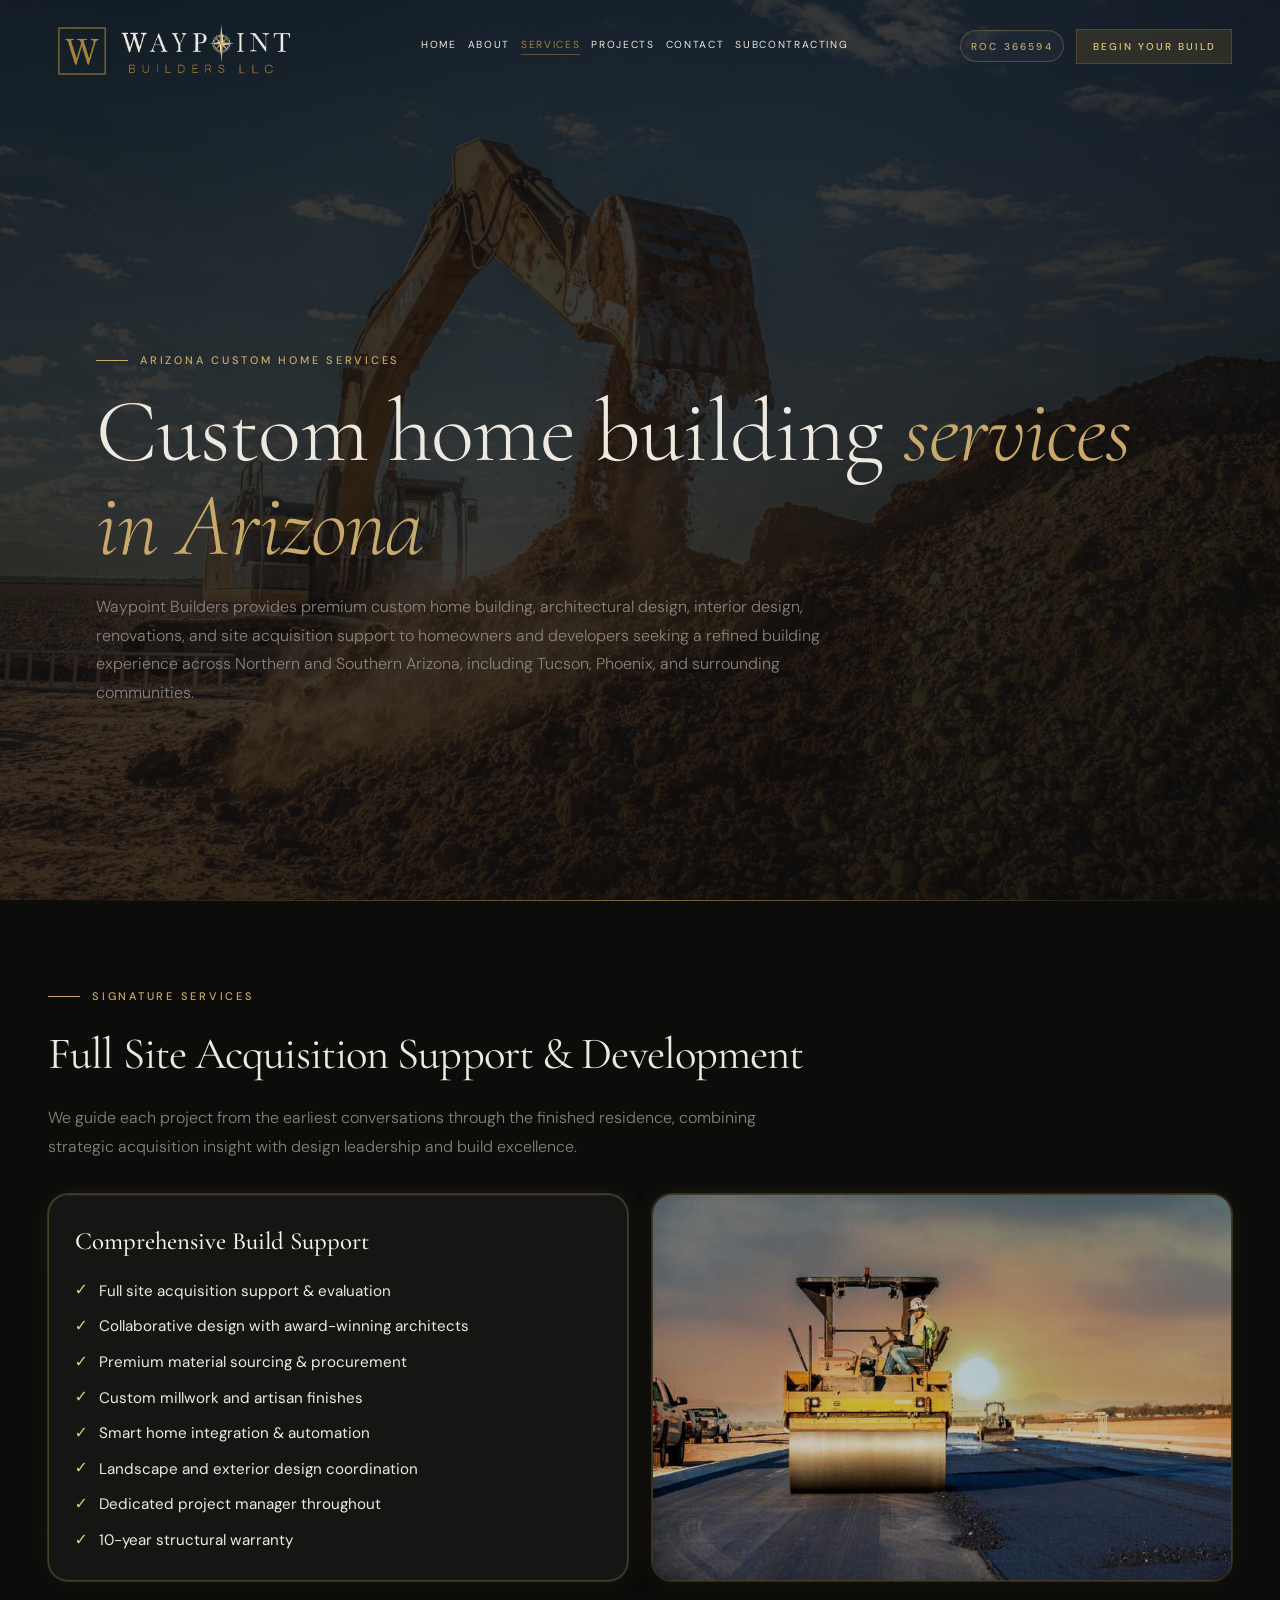
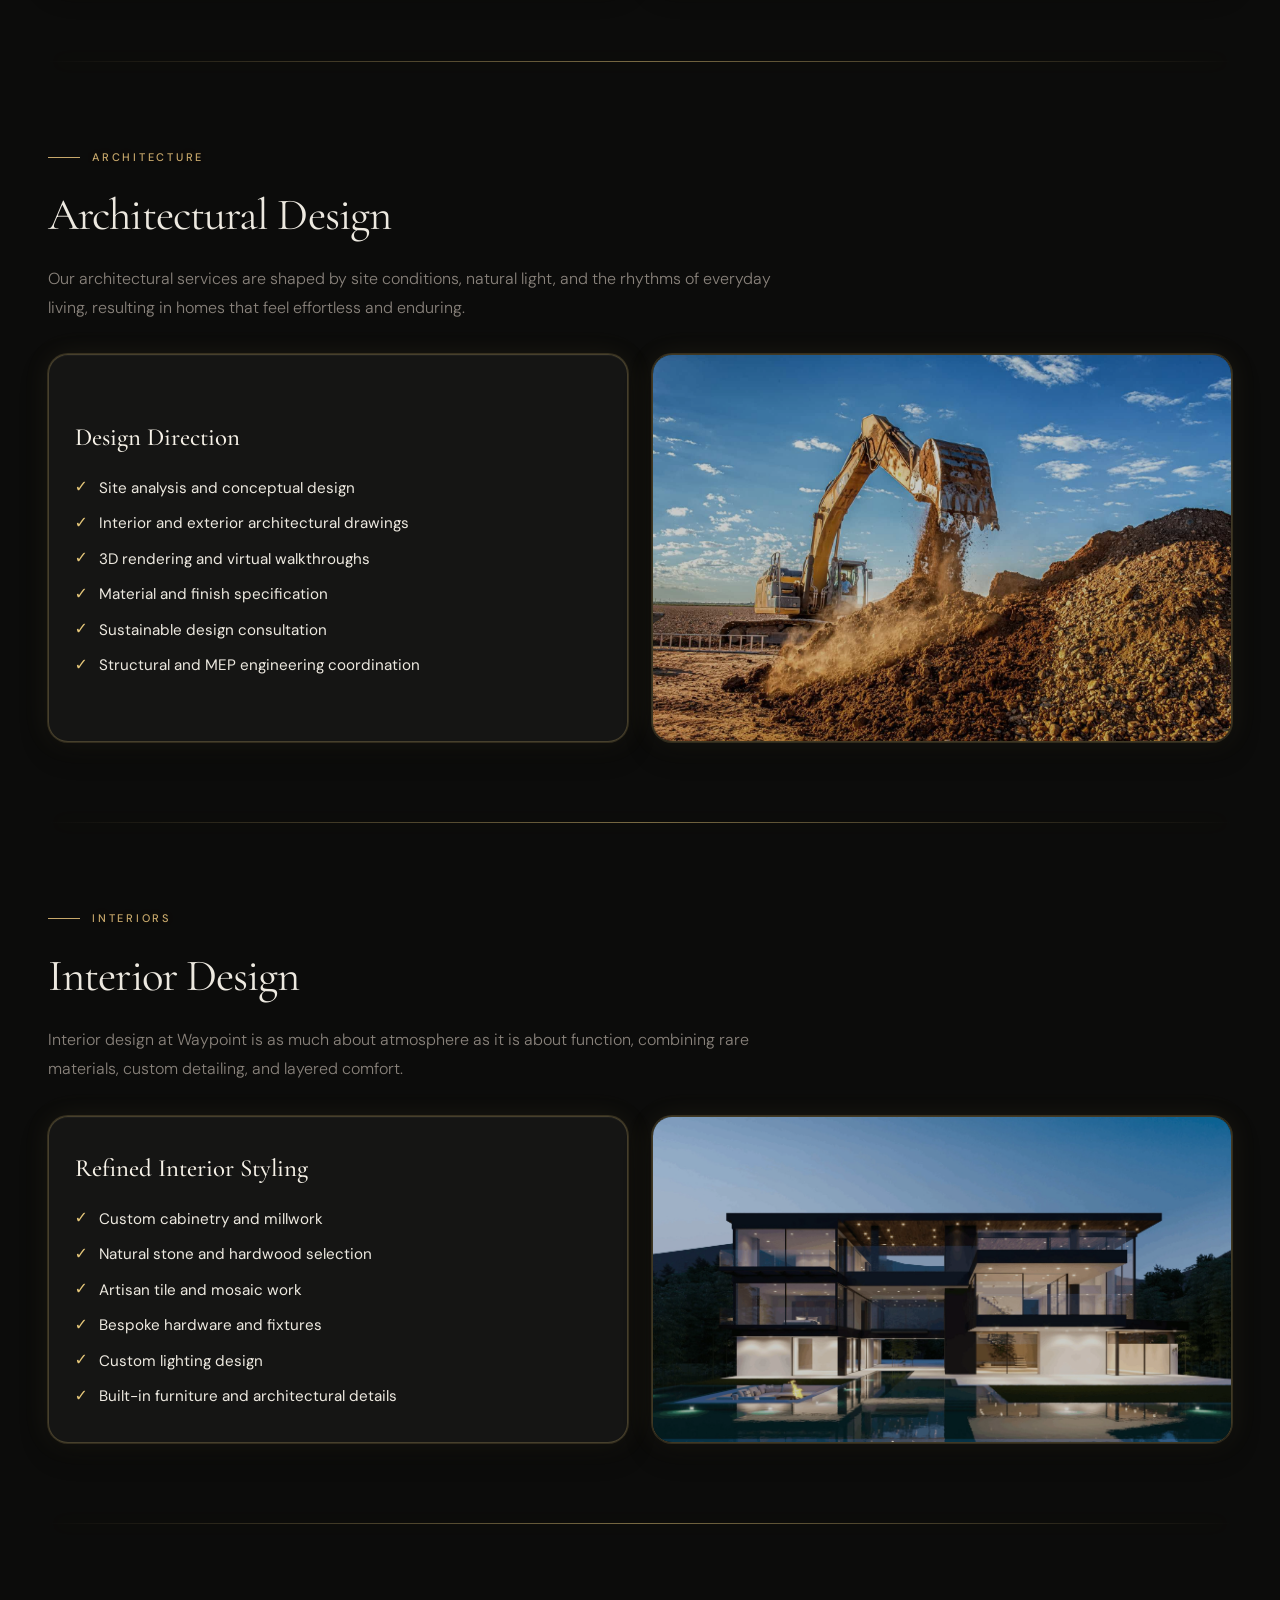
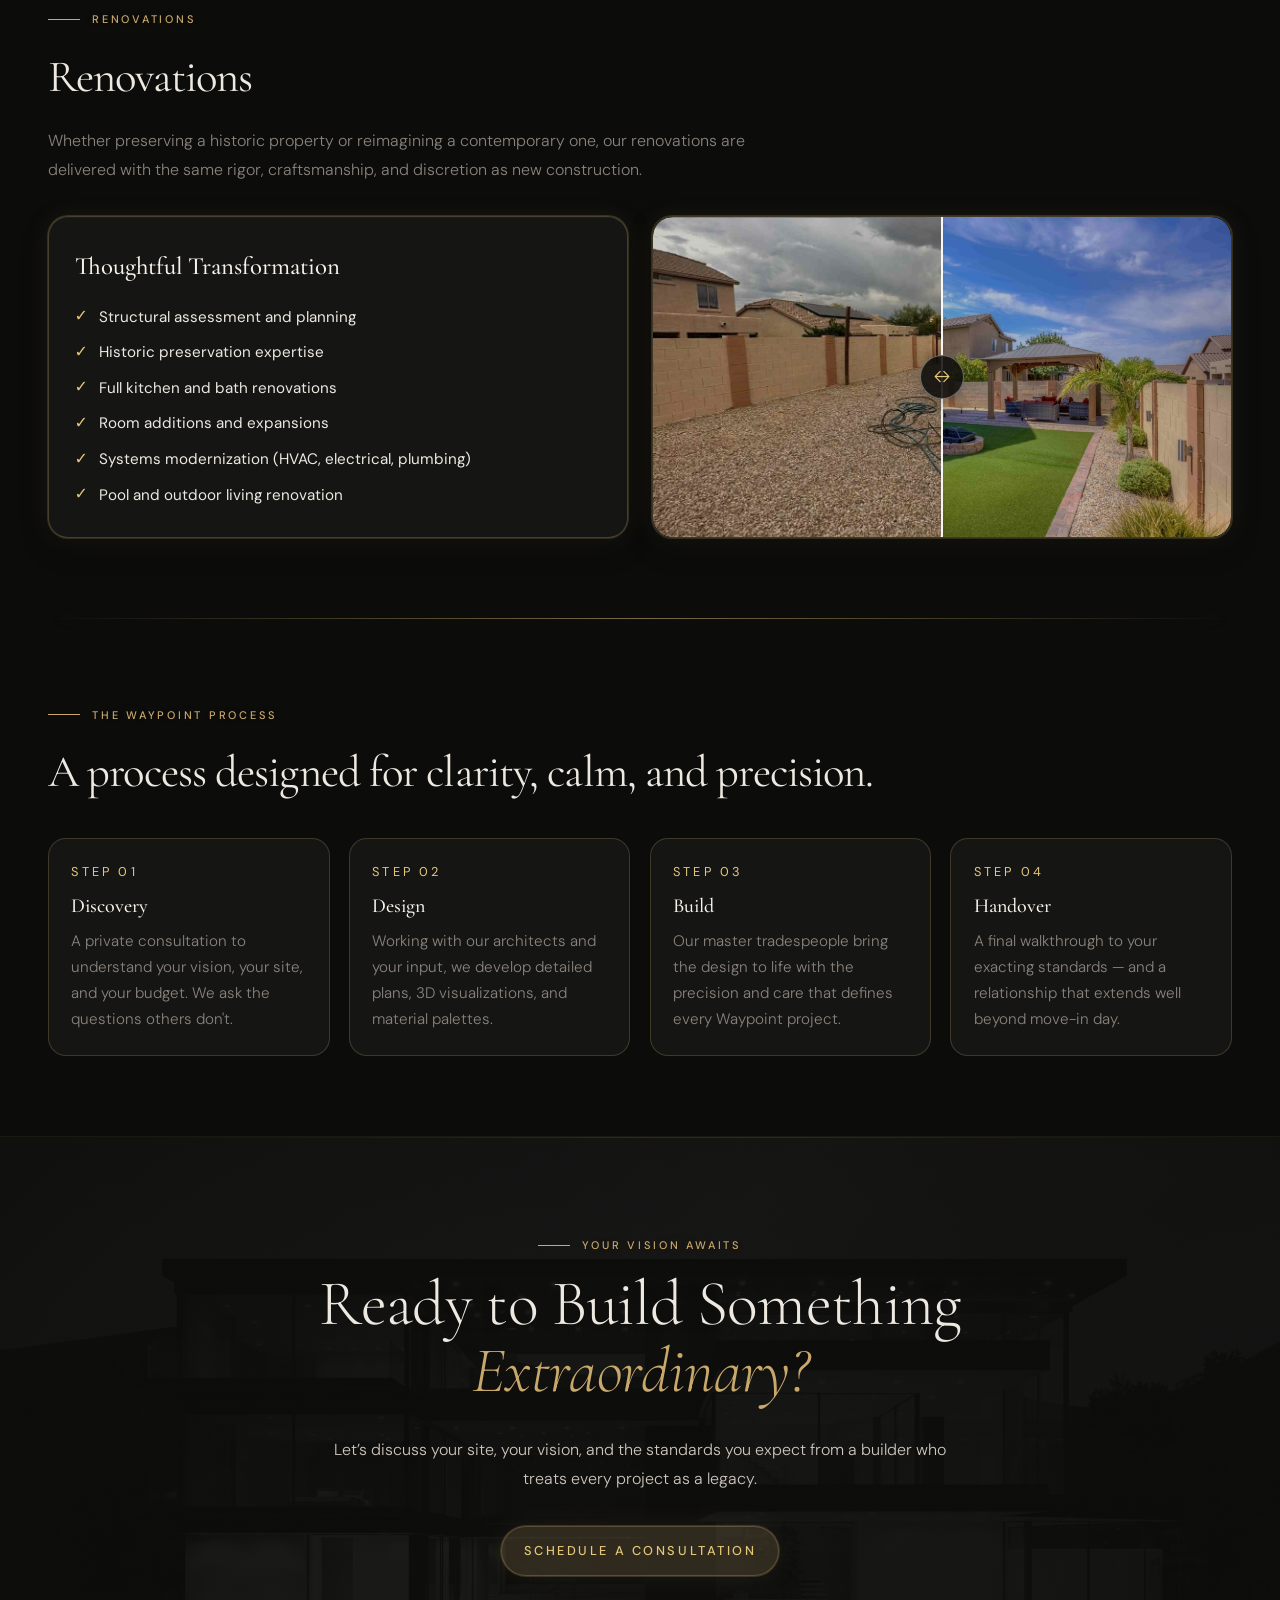
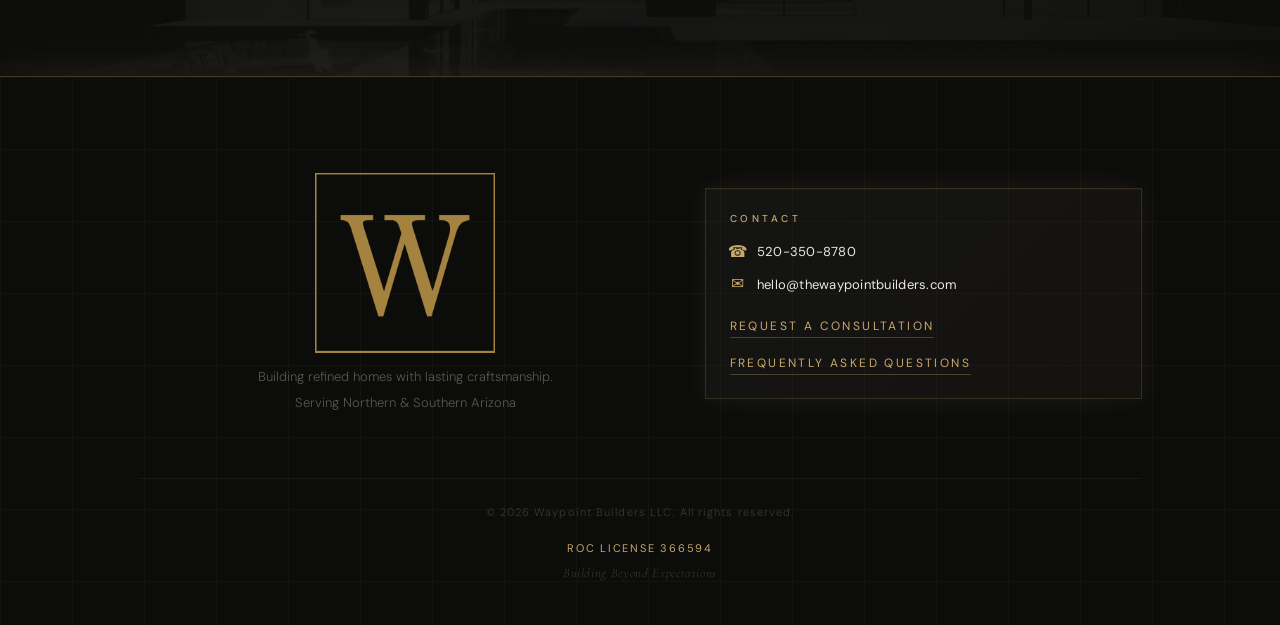
<file: services.html>
<!DOCTYPE html>
<html lang="en">
    <head>
    <meta charset="utf-8" />
    <meta name="viewport" content="width=device-width, initial-scale=1" />
    <meta name="theme-color" content="#0c0c0b" />
    <meta name="format-detection" content="telephone=yes" />
    <meta name="geo.region" content="US-AZ" />
    <meta name="geo.placename" content="Arizona" />
    <meta name="geo.position" content="34.0489;-111.0937" />
    <meta name="ICBM" content="34.0489, -111.0937" />

    <title>Custom Home Building Services in Arizona | Waypoint Builders LLC</title>
    <meta
        name="description"
        content="Explore Waypoint Builders LLC custom home building, design coordination, and renovation services in Tucson, Phoenix, and across Arizona."
    />
    <meta
        name="keywords"
        content="custom home builder Arizona, home building services Arizona, residential construction services, interior design build, renovation contractor Arizona"
    />
    <meta name="robots" content="index, follow, max-snippet:-1, max-image-preview:large, max-video-preview:-1" />
    <meta name="author" content="Waypoint Builders LLC" />
    <link rel="canonical" href="https://thewaypointbuilders.com/services.html" />

    <meta property="og:title" content="Custom Home Building Services in Arizona | Waypoint Builders LLC" />
    <meta
        property="og:description"
        content="Explore custom home building, design coordination, interior detail, and renovation services by Waypoint Builders LLC in Arizona."
    />
    <meta property="og:type" content="website" />
    <meta property="og:url" content="https://thewaypointbuilders.com/services.html" />
    <meta property="og:site_name" content="Waypoint Builders LLC" />
    <meta property="og:locale" content="en_US" />
    <meta property="og:image" content="https://thewaypointbuilders.com/asset/about.png" />

    <meta name="twitter:card" content="summary_large_image" />
    <meta name="twitter:title" content="Custom Home Building Services in Arizona | Waypoint Builders LLC" />
    <meta
        name="twitter:description"
        content="Explore custom home building, design coordination, interior detail, and renovation services by Waypoint Builders LLC in Arizona."
    />
    <meta name="twitter:image" content="https://thewaypointbuilders.com/asset/about.png" />
    <meta name="twitter:site" content="@WaypointBuilders" />

    <link rel="preconnect" href="https://fonts.googleapis.com" />
    <link rel="preconnect" href="https://fonts.gstatic.com" crossorigin="anonymous" />
    <link rel="stylesheet" href="https://fonts.googleapis.com/css2?family=Cormorant+Garamond:ital,wght@0,300;0,400;0,500;0,600;1,300;1,400;1,500&family=DM+Sans:wght@300;400;500&display=swap" />
    <link rel="stylesheet" href="styles.css" type="text/css" />

    <link rel="icon" type="image/x-icon" href="asset/favicon.ico" />
    <link rel="shortcut icon" href="asset/favicon.ico" />
    <link rel="apple-touch-icon" href="asset/favicon.png" />
    <link rel="preload" as="image" href="asset/about.png" fetchpriority="high" />

    <script type="application/ld+json">
    {
      "@context": "https://schema.org",
      "@type": "WebPage",
      "name": "Custom Home Building Services",
      "url": "https://thewaypointbuilders.com/services.html",
      "description": "Explore custom home building, design coordination, interior detail, and renovation services by Waypoint Builders LLC in Arizona.",
      "mainEntity": {
        "@type": "HomeAndConstructionBusiness",
        "name": "Waypoint Builders LLC",
        "url": "https://thewaypointbuilders.com/",
        "logo": "https://thewaypointbuilders.com/asset/logo.png",
        "areaServed": [
          { "@type": "State", "name": "Arizona" },
          { "@type": "City", "name": "Tucson, Arizona" },
          { "@type": "City", "name": "Phoenix, Arizona" },
          { "@type": "AdministrativeArea", "name": "Northern Arizona" },
          { "@type": "AdministrativeArea", "name": "Southern Arizona" }
        ]
      }
    }
    </script>

    <style>
        :root {
            color-scheme: dark;
            --gold-accent: #E5C77A;
            --gold-border: rgba(229, 199, 122, 0.24);
            --gold-soft: rgba(229, 199, 122, 0.16);
            --gold-glow: 0 0 0 1px rgba(229, 199, 122, 0.18), 0 0 28px rgba(229, 199, 122, 0.08);
        }

        body {
            margin: 0;
            background: #0c0c0b;
            color: #EDE9E0;
            font-family: DM Sans, system-ui, sans-serif;
        }

        .luxury-shell {
            background: radial-gradient(circle at top, rgba(229, 199, 122, 0.08), transparent 45%);
        }

        .page-hero {
            min-height: 100dvh;
            position: relative;
            display: flex;
            align-items: flex-end;
            overflow: hidden;
        }

        .page-hero::before {
            content: "";
            position: absolute;
            inset: 0;
            background-image: url('asset/about.png');
            background-size: cover;
            background-position: center 30%;
            opacity: 0.8;
            filter: saturate(0.85) contrast(1.02);
            z-index: 0;
        }

        .page-hero::after {
            content: "";
            position: absolute;
            inset: 0;
            background: linear-gradient(135deg, rgba(12, 12, 11, 0.8) 0%, rgba(20, 18, 16, 0.78) 45%, rgba(12, 12, 11, 0.92) 100%);
            z-index: 1;
        }

        .hero-content {
            position: relative;
            z-index: 2;
            max-width: 1400px;
            margin: 0 auto;
            width: 100%;
            padding: 6rem 3rem 7rem;
        }

        .section-label {
            font-family: DM Sans, system-ui, sans-serif;
            font-size: 11px;
            letter-spacing: 0.25em;
            text-transform: uppercase;
            color: #C8A86B;
            margin-bottom: 1rem;
            text-shadow: 0 0 18px rgba(229, 199, 122, 0.14);
        }

        .section-title {
            font-family: Cormorant Garamond, Georgia, serif;
            font-size: clamp(2rem, 4vw, 2.8rem);
            font-weight: 400;
            color: #EDE9E0;
            margin-bottom: 1rem;
            letter-spacing: -0.02em;
        }

        .section-copy {
            max-width: 760px;
            color: #8A837C;
            font-size: 1rem;
            line-height: 1.8;
            margin: 0;
        }

        section {
            padding: 5rem 3rem;
            background: #0c0c0b;
            position: relative;
        }

        section:not(.page-hero)::before {
            content: "";
            position: absolute;
            left: 50%;
            top: 0;
            transform: translateX(-50%);
            width: min(1200px, calc(100% - 6rem));
            height: 1px;
            background: linear-gradient(90deg, transparent, rgba(229, 199, 122, 0.5), transparent);
            box-shadow: 0 0 24px rgba(229, 199, 122, 0.16);
        }

        .inner-wrap {
            max-width: 1200px;
            margin: 0 auto;
        }

        .service-grid {
            display: grid;
            grid-template-columns: repeat(auto-fit, minmax(280px, 1fr));
            gap: 1.4rem;
            margin-top: 2rem;
        }

        .service-layout {
            margin-top: 2rem;
        }

        .service-panel {
            display: grid;
            grid-template-columns: minmax(0, 1fr) minmax(0, 1fr);
            gap: 1.5rem;
            align-items: stretch;
        }

        .service-card,
        .service-media {
            height: 100%;
        }

        .service-card {
            background: rgba(255,255,255,0.04);
            border: 1px solid var(--gold-border);
            border-radius: 20px;
            padding: 1.6rem;
            box-shadow: inset 0 1px 0 rgba(255,255,255,0.03), 0 10px 30px rgba(0,0,0,0.2), var(--gold-glow);
        }

        .service-card-content {
            display: flex;
            flex-direction: column;
            justify-content: center;
            min-height: 100%;
        }

        .service-media {
            min-height: 320px;
            border-radius: 20px;
            overflow: hidden;
            border: 1px solid var(--gold-border);
            box-shadow: 0 10px 30px rgba(0,0,0,0.2), var(--gold-glow);
        }

        .service-media img {
            width: 100%;
            height: 100%;
            object-fit: cover;
            display: block;
            filter: brightness(0.8) saturate(0.9);
        }

        .renovation-compare {
            position: relative;
            min-height: 320px;
        }

        .compare-frame {
            position: relative;
            width: 100%;
            height: 100%;
            min-height: 320px;
            border-radius: 20px;
            overflow: hidden;
            background: #111;
            --clip: 50%;
        }

        .compare-image {
            position: absolute;
            inset: 0;
            width: 100%;
            height: 100%;
            object-fit: cover;
            object-position: center;
            display: block;
            transform: none;
            transform-origin: center center;
            filter: brightness(0.9) saturate(0.9);
        }

        .compare-after {
            z-index: 1;
        }

        .compare-overlay {
            position: absolute;
            inset: 0;
            overflow: hidden;
            z-index: 2;
            pointer-events: none;
            display: block;
            background: transparent;
        }

        .compare-before {
            position: absolute;
            inset: 0;
            width: 100%;
            height: 100%;
            object-fit: cover;
            object-position: center;
            clip-path: inset(0 calc(100% - var(--clip)) 0 0);
        }

        .compare-divider {
            position: absolute;
            top: 0;
            bottom: 0;
            left: 50%;
            width: 2px;
            background: rgba(255,255,255,0.95);
            transform: translateX(-50%);
            z-index: 3;
            pointer-events: none;
        }

        .compare-handle {
            position: absolute;
            top: 50%;
            left: 50%;
            transform: translate(-50%, -50%);
            width: 44px;
            height: 44px;
            border-radius: 999px;
            border: 1px solid rgba(255,255,255,0.35);
            background: rgba(12,12,11,0.86);
            color: #E5C77A;
            display: flex;
            align-items: center;
            justify-content: center;
            font-size: 1rem;
            box-shadow: 0 8px 20px rgba(0,0,0,0.24);
        }

        .compare-labels {
            position: absolute;
            top: 1rem;
            left: 1rem;
            display: flex;
            gap: 0.5rem;
            z-index: 4;
        }

        .compare-labels span {
            padding: 0.4rem 0.7rem;
            border-radius: 999px;
            background: rgba(12,12,11,0.6);
            backdrop-filter: blur(8px);
            border: 1px solid rgba(255,255,255,0.14);
            font-size: 0.72rem;
            letter-spacing: 0.2em;
            text-transform: uppercase;
            color: #F7F2E8;
        }

        .compare-slider {
            position: absolute;
            inset: 0;
            width: 100%;
            height: 100%;
            margin: 0;
            opacity: 0;
            cursor: ew-resize;
            z-index: 5;
        }

        .service-card h3 {
            font-family: Cormorant Garamond, Georgia, serif;
            font-size: 1.55rem;
            color: #F7F2E8;
            margin: 0 0 1.25rem;
            font-weight: 500;
        }

        .check-list {
            list-style: none;
            padding: 0;
            margin: 0;
            display: grid;
            gap: 0.8rem;
        }

        .check-list li {
            display: flex;
            gap: 0.7rem;
            align-items: flex-start;
            color: #EDE9E0;
            font-size: 0.95rem;
            line-height: 1.5;
        }

        .check-list .check {
            color: #E5C77A;
            font-size: 1rem;
            line-height: 1.1;
            margin-top: 0.1rem;
        }

        .image-band {
            position: relative;
            min-height: 320px;
            border-radius: 24px;
            overflow: hidden;
            margin: 0;
            box-shadow: 0 14px 35px rgba(0,0,0,0.22);
        }

        .image-band::before {
            content: "";
            position: absolute;
            inset: 0;
            background: linear-gradient(90deg, rgba(12, 12, 11, 0.8), rgba(12, 12, 11, 0.2));
            z-index: 1;
        }

        .image-band img {
            width: 100%;
            height: 100%;
            object-fit: cover;
            display: block;
        }

        .image-band .caption {
            position: absolute;
            z-index: 2;
            left: 1.6rem;
            right: 1.6rem;
            bottom: 1.6rem;
            max-width: 540px;
            color: #F7F2E8;
            background: rgba(12, 12, 11, 0.42);
            backdrop-filter: blur(8px);
            border: 1px solid rgba(255,255,255,0.08);
            border-radius: 16px;
            padding: 1rem 1.1rem;
        }

        .image-band .caption h4 {
            font-family: Cormorant Garamond, Georgia, serif;
            font-size: 1.65rem;
            font-weight: 400;
            margin: 0 0 0.35rem;
        }

        .image-band .caption p {
            margin: 0;
            color: #D8D2C9;
            line-height: 1.6;
        }

        .process-grid {
            display: grid;
            grid-template-columns: repeat(auto-fit, minmax(220px, 1fr));
            gap: 1.2rem;
            margin-top: 2rem;
        }

        .process-card {
            padding: 1.4rem;
            background: rgba(255,255,255,0.04);
            border: 1px solid rgba(229, 199, 122, 0.2);
            border-radius: 18px;
        }

        .process-number {
            font-family: DM Sans, system-ui, sans-serif;
            font-size: 0.8rem;
            letter-spacing: 0.25em;
            text-transform: uppercase;
            color: #E5C77A;
            margin-bottom: 0.6rem;
        }

        .process-card h3 {
            font-family: Cormorant Garamond, Georgia, serif;
            font-size: 1.25rem;
            color: #F7F2E8;
            margin: 0 0 0.55rem;
            font-weight: 500;
        }

        .process-card p {
            margin: 0;
            color: #8A837C;
            line-height: 1.7;
            font-size: 0.95rem;
        }

        .btn-gold {
            display: inline-flex;
            align-items: center;
            justify-content: center;
            padding: 0.9rem 1.35rem;
            border-radius: 999px;
            border: 1px solid var(--gold-border);
            background: var(--gold-soft);
            color: #E5C77A;
            text-decoration: none;
            font-family: DM Sans, system-ui, sans-serif;
            text-transform: uppercase;
            letter-spacing: 0.2em;
            font-size: 0.8rem;
            box-shadow: var(--gold-glow);
            transition: background 0.3s ease, transform 0.3s ease, box-shadow 0.3s ease;
        }

        .btn-gold:hover {
            background: rgba(229, 199, 122, 0.24);
            box-shadow: 0 0 0 1px rgba(229, 199, 122, 0.24), 0 0 36px rgba(229, 199, 122, 0.12);
            transform: translateY(-1px);
        }

        @media (max-width: 1024px) {
            .service-panel {
                grid-template-columns: 1fr;
            }
        }

        @media (max-width: 768px) {
            .hero-content,
            section {
                padding-left: 1.5rem;
                padding-right: 1.5rem;
            }

            .service-card,
            .service-media {
                min-height: 0;
            }

            .service-media {
                min-height: 240px;
            }

            section:not(.page-hero)::before {
                width: calc(100% - 3rem);
            }

            .image-band {
                min-height: 280px;
            }
        }
    </style>
</head>

    <body>
        <div class="luxury-shell">
            <header id="site-header" style="position:fixed;top:0;left:0;right:0;z-index:100;transition:background 0.5s ease, border-color 0.5s ease, backdrop-filter 0.5s ease, box-shadow 0.5s ease;background:transparent;backdrop-filter:none;border-bottom:1px solid transparent;box-shadow:none">
                <div style="max-width:1400px;margin:0 auto;padding:0 3rem;display:flex;align-items:center;justify-content:space-between;height:92px" class="px-6 lg:px-12">
                    <a href="index.html" style="display:flex;align-items:center;text-decoration:none;padding-top:10px">
                        <img src="asset/logo.png" alt="Waypoint Builders logo" style="height:clamp(72px, 8vw, 140px);width:auto;display:block" />
                    </a>
                    <nav id="header-nav" class="header-nav" style="align-items:center;gap:1rem">
                        <a class="header-nav-link" href="index.html" style="font-family:DM Sans, system-ui, sans-serif;font-size:13px;letter-spacing:0.2em;text-transform:uppercase;font-weight:400;text-decoration:none;color:#EDE9E0;transition:color 0.3s ease,padding-bottom 0.3s ease,border-color 0.3s ease;padding-bottom:2px;border-bottom:1px solid transparent">Home</a>
                        <a class="header-nav-link" href="about.html" style="font-family:DM Sans, system-ui, sans-serif;font-size:13px;letter-spacing:0.2em;text-transform:uppercase;font-weight:400;text-decoration:none;color:#EDE9E0;transition:color 0.3s ease,padding-bottom 0.3s ease,border-color 0.3s ease;padding-bottom:2px;border-bottom:1px solid transparent">About</a>
                        <a class="header-nav-link active" href="services.html" style="font-family:DM Sans, system-ui, sans-serif;font-size:13px;letter-spacing:0.2em;text-transform:uppercase;font-weight:400;text-decoration:none;color:#A48240;transition:color 0.3s ease,padding-bottom 0.3s ease,border-color 0.3s ease;padding-bottom:2px;border-bottom:1px solid rgba(164, 130, 64, 0.5)" data-status="active" aria-current="page">Services</a>
                        <a class="header-nav-link" href="projects.html" style="font-family:DM Sans, system-ui, sans-serif;font-size:13px;letter-spacing:0.2em;text-transform:uppercase;font-weight:400;text-decoration:none;color:#EDE9E0;transition:color 0.3s ease,padding-bottom 0.3s ease,border-color 0.3s ease;padding-bottom:2px;border-bottom:1px solid transparent">Projects</a>
                        <a class="header-nav-link" href="contact.html" style="font-family:DM Sans, system-ui, sans-serif;font-size:13px;letter-spacing:0.2em;text-transform:uppercase;font-weight:400;text-decoration:none;color:#EDE9E0;transition:color 0.3s ease,padding-bottom 0.3s ease,border-color 0.3s ease;padding-bottom:2px;border-bottom:1px solid transparent">Contact</a>
                        <a class="header-nav-link" href="subcontracts.html" style="font-family:DM Sans, system-ui, sans-serif;font-size:13px;letter-spacing:0.2em;text-transform:uppercase;font-weight:400;text-decoration:none;color:#EDE9E0;transition:color 0.3s ease,padding-bottom 0.3s ease,border-color 0.3s ease;padding-bottom:2px;border-bottom:1px solid transparent">Subcontracting</a>
                    </nav>
                    <div style="display:flex;align-items:center;gap:0.75rem">
                        <span style="font-family:DM Sans, system-ui, sans-serif;font-size:10px;letter-spacing:0.22em;text-transform:uppercase;font-weight:500;color:#C8A86B;padding:0.5rem 0.75rem;border:1px solid rgba(200, 168, 107, 0.28);border-radius:999px;background:rgba(255,255,255,0.03);box-shadow:inset 0 1px 0 rgba(255,255,255,0.03)">ROC 366594</span>
                        <a href="contact.html" style="font-family:DM Sans, system-ui, sans-serif;font-size:10px;letter-spacing:0.2em;text-transform:uppercase;font-weight:500;text-decoration:none;color:#E5C77A;background:rgba(138, 104, 43, 0.22);border:1px solid rgba(164, 130, 64, 0.3);padding:9px 18px;transition:border-color 0.3s ease, background 0.3s ease, color 0.3s ease, box-shadow 0.3s ease, transform 0.3s ease" class="header-cta" onmouseenter="this.style.boxShadow='0 0 0 1px rgba(229, 199, 122, 0.25), 0 0 24px rgba(229, 199, 122, 0.35)'; this.style.transform='translateY(-1px)'; this.style.background='rgba(164, 130, 64, 0.34)'; this.style.color='#F7E7B3'" onmouseleave="this.style.boxShadow='none'; this.style.transform='translateY(0)'; this.style.background='rgba(138, 104, 43, 0.22)'; this.style.color='#E5C77A'">Begin Your Build</a>
                    </div>
                    <button class="header-menu-toggle" id="mobile-menu-toggle" style="background:none;border:none;color:#EDE9E0;cursor:pointer;padding:8px" aria-label="Toggle menu" aria-expanded="false" aria-controls="mobile-nav-panel">
                        <svg xmlns="http://www.w3.org/2000/svg" width="20" height="20" viewBox="0 0 24 24" fill="none" stroke="currentColor" stroke-width="2" stroke-linecap="round" stroke-linejoin="round" class="lucide lucide-menu" aria-hidden="true">
                            <path d="M4 5h16"></path>
                            <path d="M4 12h16"></path>
                            <path d="M4 19h16"></path>
                        </svg>
                    </button>
                </div>
            </header>

            <section class="page-hero">
                <div class="hero-content">
                    <div class="section-label">Arizona Custom Home Services</div>
                    <h1 style="font-family:Cormorant Garamond, Georgia, serif;font-size:clamp(3rem, 7vw, 6rem);font-weight:300;line-height:1.05;color:#EDE9E0;margin:0 0 1.25rem;letter-spacing:-0.01em">Custom home building
                        <span style="font-style:italic;color:#C8A86B">services in Arizona</span>
                    </h1>
                    <p class="section-copy">Waypoint Builders provides premium custom home building, architectural design, interior design, renovations, and site acquisition support to homeowners and developers seeking a refined building experience across Northern and Southern Arizona, including Tucson, Phoenix, and surrounding communities.</p>
                </div>
            </section>

            <section>
                <div class="inner-wrap">
                    <div class="section-label">Signature Services</div>
                    <h2 class="section-title">Full Site Acquisition Support & Development</h2>
                    <p class="section-copy">We guide each project from the earliest conversations through the finished residence, combining strategic acquisition insight with design leadership and build excellence.</p>

                    <div class="service-layout">
                        <div class="service-panel">
                            <div class="service-card">
                                <div class="service-card-content">
                                    <h3>Comprehensive Build Support</h3>
                                    <ul class="check-list">
                                        <li><span class="check">✓</span><span>Full site acquisition support &amp; evaluation</span></li>
                                        <li><span class="check">✓</span><span>Collaborative design with award-winning architects</span></li>
                                        <li><span class="check">✓</span><span>Premium material sourcing &amp; procurement</span></li>
                                        <li><span class="check">✓</span><span>Custom millwork and artisan finishes</span></li>
                                        <li><span class="check">✓</span><span>Smart home integration &amp; automation</span></li>
                                        <li><span class="check">✓</span><span>Landscape and exterior design coordination</span></li>
                                        <li><span class="check">✓</span><span>Dedicated project manager throughout</span></li>
                                        <li><span class="check">✓</span><span>10-year structural warranty</span></li>
                                    </ul>
                                </div>
                            </div>
                            <div class="service-media">
                                <img src="asset/contact.png" alt="Luxury indoor design detail" loading="lazy" decoding="async" />
                            </div>
                        </div>
                    </div>
                </div>
            </section>

            <section>
                <div class="inner-wrap">
                    <div class="section-label">Architecture</div>
                    <h2 class="section-title">Architectural Design</h2>
                    <p class="section-copy">Our architectural services are shaped by site conditions, natural light, and the rhythms of everyday living, resulting in homes that feel effortless and enduring.</p>

                    <div class="service-layout">
                        <div class="service-panel">
                            <div class="service-card">
                                <div class="service-card-content">
                                    <h3>Design Direction</h3>
                                    <ul class="check-list">
                                        <li><span class="check">✓</span><span>Site analysis and conceptual design</span></li>
                                        <li><span class="check">✓</span><span>Interior and exterior architectural drawings</span></li>
                                        <li><span class="check">✓</span><span>3D rendering and virtual walkthroughs</span></li>
                                        <li><span class="check">✓</span><span>Material and finish specification</span></li>
                                        <li><span class="check">✓</span><span>Sustainable design consultation</span></li>
                                        <li><span class="check">✓</span><span>Structural and MEP engineering coordination</span></li>
                                    </ul>
                                </div>
                            </div>
                            <div class="service-media">
                                <img src="asset/about.png" alt="Elegant architectural exterior" loading="lazy" decoding="async" />
                            </div>
                        </div>
                    </div>
                </div>
            </section>

            <section>
                <div class="inner-wrap">
                    <div class="section-label">Interiors</div>
                    <h2 class="section-title">Interior Design</h2>
                    <p class="section-copy">Interior design at Waypoint is as much about atmosphere as it is about function, combining rare materials, custom detailing, and layered comfort.</p>

                    <div class="service-layout">
                        <div class="service-panel">
                            <div class="service-card">
                                <div class="service-card-content">
                                    <h3>Refined Interior Styling</h3>
                                    <ul class="check-list">
                                        <li><span class="check">✓</span><span>Custom cabinetry and millwork</span></li>
                                        <li><span class="check">✓</span><span>Natural stone and hardwood selection</span></li>
                                        <li><span class="check">✓</span><span>Artisan tile and mosaic work</span></li>
                                        <li><span class="check">✓</span><span>Bespoke hardware and fixtures</span></li>
                                        <li><span class="check">✓</span><span>Custom lighting design</span></li>
                                        <li><span class="check">✓</span><span>Built-in furniture and architectural details</span></li>
                                    </ul>
                                </div>
                            </div>
                            <div class="service-media">
                                <img src="asset/ready_to_build.png" alt="Luxury interior finishing detail" loading="lazy" decoding="async" />
                            </div>
                        </div>
                    </div>
                </div>
            </section>

            <section>
                <div class="inner-wrap">
                    <div class="section-label">Renovations</div>
                    <h2 class="section-title">Renovations</h2>
                    <p class="section-copy">Whether preserving a historic property or reimagining a contemporary one, our renovations are delivered with the same rigor, craftsmanship, and discretion as new construction.</p>

                    <div class="service-layout">
                        <div class="service-panel">
                            <div class="service-card">
                                <div class="service-card-content">
                                    <h3>Thoughtful Transformation</h3>
                                    <ul class="check-list">
                                        <li><span class="check">✓</span><span>Structural assessment and planning</span></li>
                                        <li><span class="check">✓</span><span>Historic preservation expertise</span></li>
                                        <li><span class="check">✓</span><span>Full kitchen and bath renovations</span></li>
                                        <li><span class="check">✓</span><span>Room additions and expansions</span></li>
                                        <li><span class="check">✓</span><span>Systems modernization (HVAC, electrical, plumbing)</span></li>
                                        <li><span class="check">✓</span><span>Pool and outdoor living renovation</span></li>
                                    </ul>
                                </div>
                            </div>
                            <div class="service-media renovation-compare">
                                <div class="compare-frame">
                                    <img class="compare-image compare-after" src="asset/6422_after.png" alt="Renovation after" loading="lazy" decoding="async" />
                                    <div class="compare-overlay" aria-label="Renovation before">
                                        <img class="compare-image compare-before" src="asset/6422_before.png" alt="Renovation before" loading="lazy" decoding="async" />
                                    </div>
                                    <div class="compare-divider">
                                        <div class="compare-handle">↔</div>
                                    </div>
                                    <input class="compare-slider" type="range" min="0" max="100" value="50" aria-label="Reveal before and after renovation" />
                                </div>
                            </div>
                        </div>
                    </div>
                </div>
            </section>

            <section>
                <div class="inner-wrap">
                    <div class="section-label">The Waypoint Process</div>
                    <h2 class="section-title">A process designed for clarity, calm, and precision.</h2>
                    <div class="process-grid">
                        <div class="process-card">
                            <div class="process-number">Step 01</div>
                            <h3>Discovery</h3>
                            <p>A private consultation to understand your vision, your site, and your budget. We ask the questions others don't.</p>
                        </div>
                        <div class="process-card">
                            <div class="process-number">Step 02</div>
                            <h3>Design</h3>
                            <p>Working with our architects and your input, we develop detailed plans, 3D visualizations, and material palettes.</p>
                        </div>
                        <div class="process-card">
                            <div class="process-number">Step 03</div>
                            <h3>Build</h3>
                            <p>Our master tradespeople bring the design to life with the precision and care that defines every Waypoint project.</p>
                        </div>
                        <div class="process-card">
                            <div class="process-number">Step 04</div>
                            <h3>Handover</h3>
                            <p>A final walkthrough to your exacting standards — and a relationship that extends well beyond move-in day.</p>
                        </div>
                    </div>

                </div>
            </section>

            <section style="background:#0C0C0B;padding:100px 0;border-top:1px solid rgba(200, 168, 107, 0.08);position:relative;overflow:hidden">
                <div style="position:absolute;inset:0;background-image:url('asset/ready_to_build.png');background-size:cover;background-position:center;opacity:0.18;filter:grayscale(100%) contrast(1.08);mix-blend-mode:screen"></div>
                <div style="position:absolute;inset:0;background:linear-gradient(135deg, rgba(12,12,11,0.9) 0%, rgba(12,12,11,0.68) 45%, rgba(12,12,11,0.84) 100%)"></div>
                <div style="position:relative;z-index:1;max-width:1400px;margin:0 auto;padding:0 3rem;display:flex;flex-direction:column;align-items:center;text-align:center" class="px-6 lg:px-12">
                    <div class="section-label" style="justify-content:center">Your Vision Awaits</div>
                    <h2 style="font-family:Cormorant Garamond, Georgia, serif;font-size:clamp(2.5rem, 5vw, 5.5rem);font-weight:300;color:#EDE9E0;margin:0 0 2rem;line-height:1.05;letter-spacing:-0.01em;max-width:700px">
                        Ready to Build Something
                        <span style="font-style:italic;color:#C8A86B">Extraordinary?</span>
                    </h2>
                    <p style="font-family:DM Sans, system-ui, sans-serif;font-size:1rem;line-height:1.8;color:#CFC7BD;margin:0 0 2rem;max-width:620px">
                        Let’s discuss your site, your vision, and the standards you expect from a builder who treats every project as a legacy.
                    </p>
                    <a href="contact.html" class="btn-gold">Schedule a Consultation</a>
                </div>
            </section>

            <footer class="site-footer-grid" style="background:#0C0C0B;border-top:1px solid rgba(200, 168, 107, 0.28);padding:5rem 0 2.5rem;box-shadow:0 -10px 30px rgba(229, 199, 122, 0.06)">
                <div style="max-width:1400px;margin:0 auto;padding:0 3rem" class="px-6 lg:px-12">
                    <div style="display:grid;grid-template-columns:minmax(280px, 1.1fr) minmax(280px, 0.9fr);gap:2rem;align-items:center;margin-bottom:3rem">
                        <div style="display:flex;flex-direction:column;align-items:center;text-align:center;gap:0.85rem;padding:1rem 0">
                            <img src="asset/favicon.png" alt="Waypoint Builders favicon" loading="lazy" decoding="async" style="width:180px;height:180px;display:block;object-fit:contain" />
                            <div>
                                <p style="font-family:DM Sans, system-ui, sans-serif;font-size:13px;line-height:1.7;color:#5A5550;margin:0">Building refined homes with lasting craftsmanship.</p>
                                <p style="font-family:DM Sans, system-ui, sans-serif;font-size:13px;line-height:1.7;color:#5A5550;margin:0.25rem 0 0">Serving Northern &amp; Southern Arizona</p>
                            </div>
                        </div>
                        <div style="padding:1.4rem 1.5rem;border:1px solid rgba(200, 168, 107, 0.18);background:linear-gradient(135deg, rgba(255,255,255,0.03), rgba(200, 168, 107, 0.04));box-shadow:inset 0 1px 0 rgba(255,255,255,0.03), 0 0 24px rgba(229, 199, 122, 0.08)">
                            <div style="font-family:DM Sans, system-ui, sans-serif;font-size:10px;letter-spacing:0.35em;text-transform:uppercase;color:#C8A86B;margin-bottom:1rem;font-weight:500">Contact</div>
                            <ul style="list-style:none;padding:0;margin:0;display:flex;flex-direction:column;gap:0.8rem">
                                <li style="display:flex;align-items:center;gap:0.7rem"><span style="width:16px;height:16px;color:#C8A86B;display:inline-flex;align-items:center;justify-content:center">☎</span><a href="tel:5203508780" style="font-family:DM Sans, system-ui, sans-serif;font-size:13px;color:#EDE9E0;text-decoration:none;transition:color 0.3s ease;letter-spacing:0.02em">520-350-8780</a></li>
                                <li style="display:flex;align-items:center;gap:0.7rem"><span style="width:16px;height:16px;color:#C8A86B;display:inline-flex;align-items:center;justify-content:center">✉</span><a href="mailto:hello@thewaypointbuilders.com" style="font-family:DM Sans, system-ui, sans-serif;font-size:13px;color:#EDE9E0;text-decoration:none;transition:color 0.3s ease;letter-spacing:0.02em">hello@thewaypointbuilders.com</a></li>
                                <li style="margin-top:0.35rem">
                                    <a href="contact.html" style="display:inline-block;font-family:DM Sans, system-ui, sans-serif;font-size:12px;letter-spacing:0.2em;text-transform:uppercase;color:#C8A86B;text-decoration:none;padding-bottom:2px;border-bottom:1px solid rgba(200, 168, 107, 0.3)">Request a Consultation</a>
                                </li>
                                <li>
                                    <a href="faq.html" style="display:inline-block;font-family:DM Sans, system-ui, sans-serif;font-size:12px;letter-spacing:0.2em;text-transform:uppercase;color:#C8A86B;text-decoration:none;padding-bottom:2px;border-bottom:1px solid rgba(200, 168, 107, 0.3)">Frequently Asked Questions</a>
                                </li>
                            </ul>
                        </div>
                    </div>
                    <div style="height:1px;background:rgba(200, 168, 107, 0.08);margin-bottom:1.5rem"></div>
                    <div style="display:flex;flex-wrap:wrap;gap:0.75rem;align-items:center;justify-content:space-between">
                        <div style="display:flex;flex-wrap:wrap;gap:0.9rem;align-items:center">
                            <p style="font-family:DM Sans, system-ui, sans-serif;font-size:11px;letter-spacing:0.1em;color:#3A3830;margin:0">© 2026 Waypoint Builders LLC. All rights reserved.</p>
                        </div>
                        <div style="display:flex;flex-direction:column;align-items:center;justify-content:center;gap:0.35rem;width:100%;margin-top:0.4rem">
                            <span style="font-family:DM Sans, system-ui, sans-serif;font-size:11px;letter-spacing:0.16em;text-transform:uppercase;color:#C8A86B;text-align:center;display:block">ROC License 366594</span>
                            <p style="font-family:Cormorant Garamond, Georgia, serif;font-size:13px;font-style:italic;color:#3A3830;letter-spacing:0.05em;margin:0;text-align:center">Building Beyond Expectations</p>
                        </div>
                    </div>
                </div>
            </footer>
        </div>

        <script>
            const siteHeader = document.getElementById('site-header');
            const mobileMenuToggle = document.getElementById('mobile-menu-toggle');
            const headerNav = document.getElementById('header-nav');
            const setHeaderState = () => {
                const scrolled = window.scrollY > 20;
                siteHeader.style.background = scrolled ? 'rgba(12, 12, 11, 0.72)' : 'transparent';
                siteHeader.style.borderBottom = scrolled ? '1px solid rgba(164, 130, 64, 0.12)' : '1px solid transparent';
                siteHeader.style.backdropFilter = scrolled ? 'blur(12px)' : 'none';
                siteHeader.style.boxShadow = scrolled ? '0 6px 20px rgba(0, 0, 0, 0.08)' : 'none';
            };
            setHeaderState();
            window.addEventListener('scroll', setHeaderState, { passive: true });

            if (mobileMenuToggle && headerNav) {
                mobileMenuToggle.addEventListener('click', () => {
                    const isOpen = headerNav.classList.contains('mobile-open');
                    headerNav.classList.toggle('mobile-open', !isOpen);
                    mobileMenuToggle.setAttribute('aria-expanded', String(!isOpen));
                });
            }

            const compareSlider = document.querySelector('.compare-slider');
            const compareFrame = document.querySelector('.compare-frame');
            const compareDivider = document.querySelector('.compare-divider');

            const syncComparison = (value) => {
                if (!compareFrame || !compareDivider) return;
                const clampedValue = Math.min(100, Math.max(0, Number(value) || 50));
                compareFrame.style.setProperty('--clip', `${clampedValue}%`);
                compareDivider.style.left = `${clampedValue}%`;
            };

            if (compareSlider && compareFrame && compareDivider) {
                syncComparison(compareSlider.value);
                compareSlider.addEventListener('input', (event) => {
                    syncComparison(event.target.value);
                });
                compareSlider.addEventListener('change', (event) => {
                    syncComparison(event.target.value);
                });
            }
        </script>
    </body>
</html>
</file>
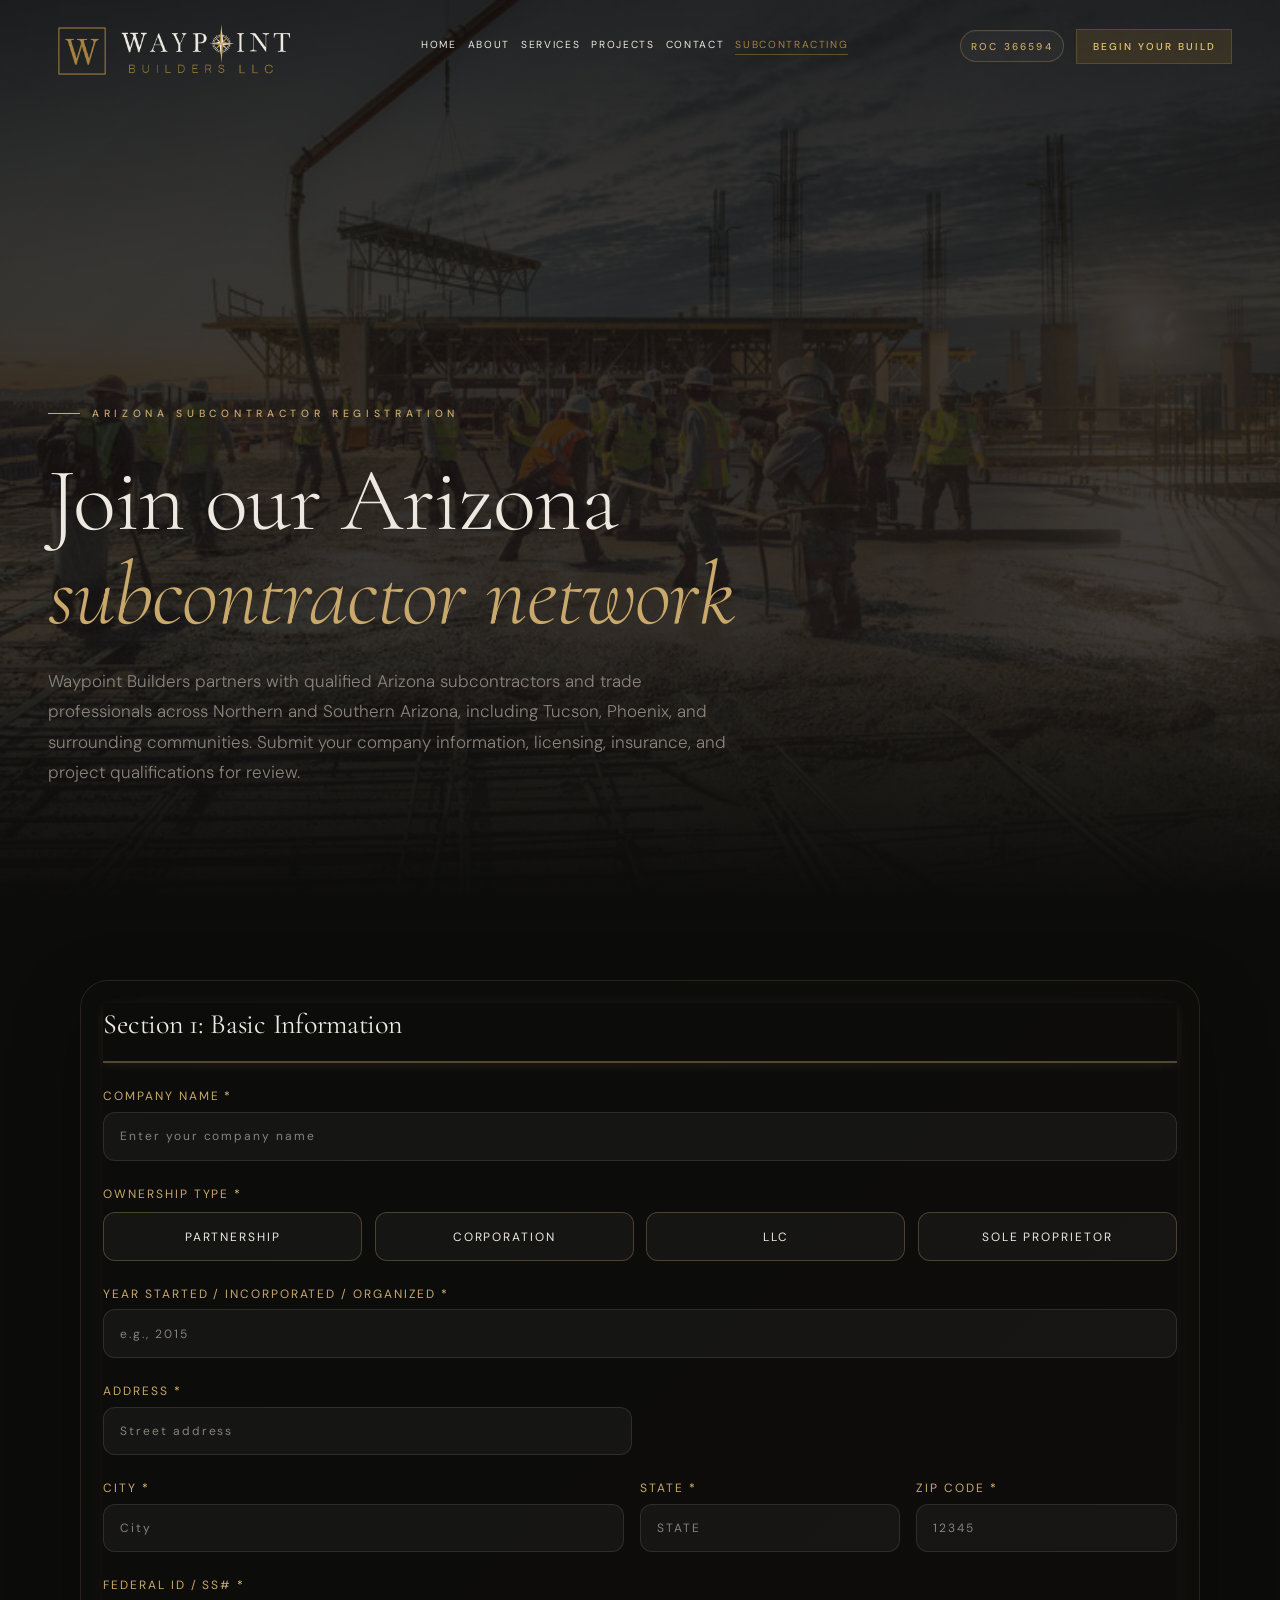
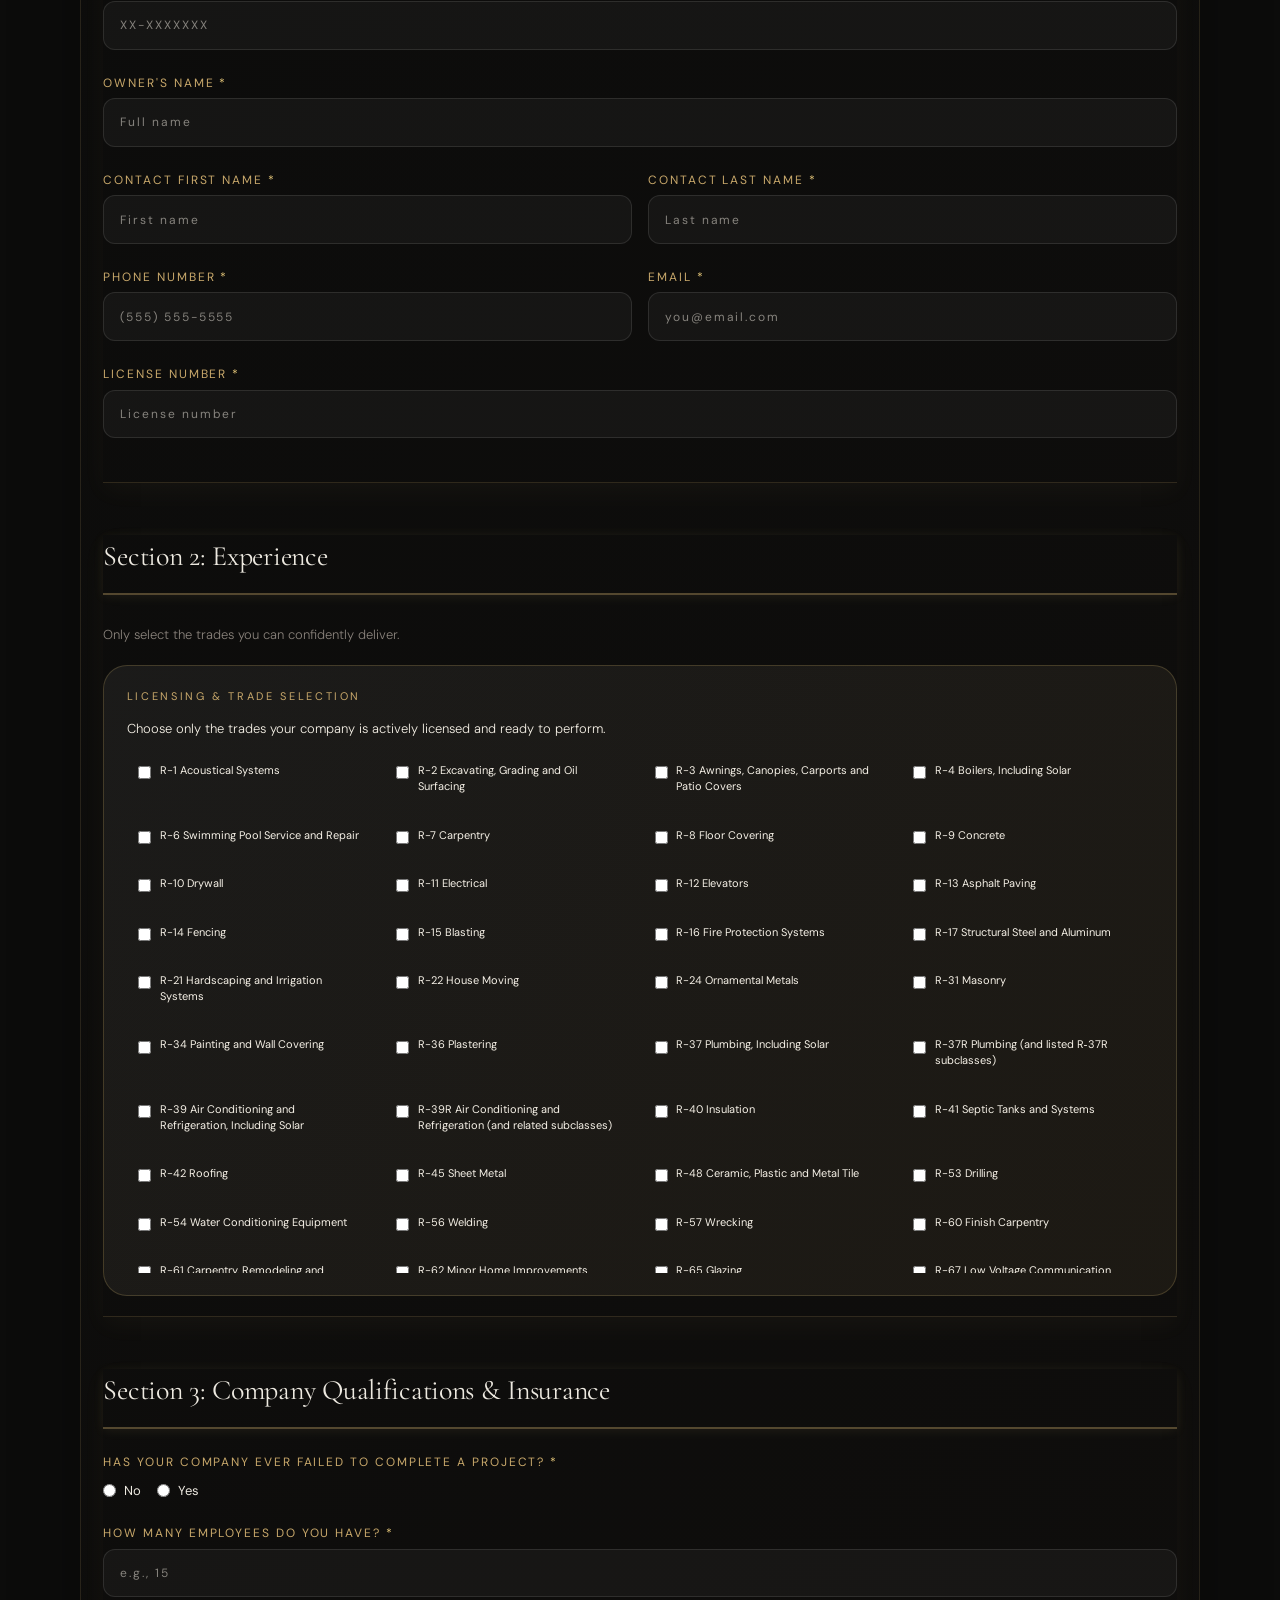
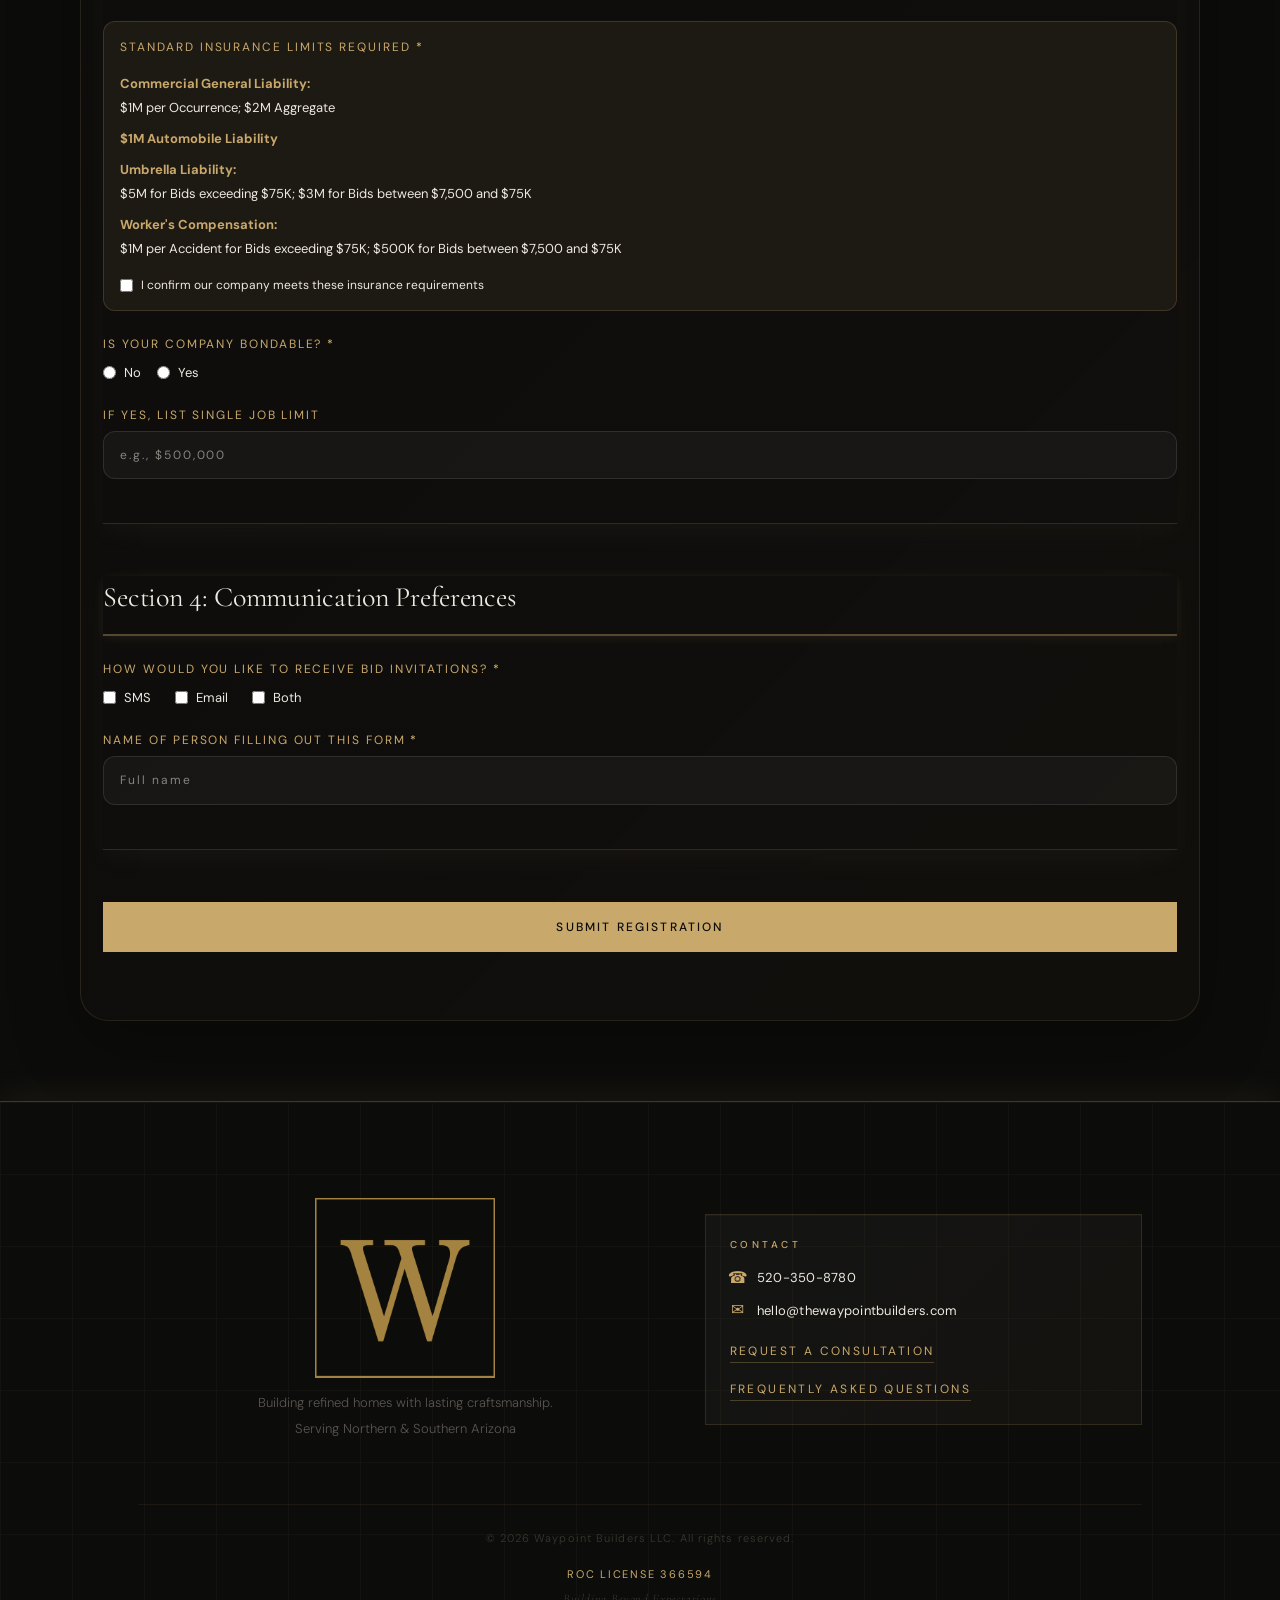
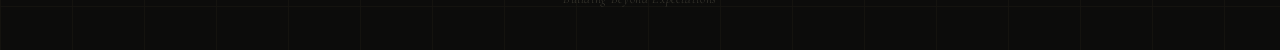
<file: subcontracts.html>
<!DOCTYPE html>
<html lang="en">
    <head>
    <meta charset="utf-8" />
    <meta name="viewport" content="width=device-width, initial-scale=1" />
    <meta name="theme-color" content="#0c0c0b" />
    <meta name="format-detection" content="telephone=yes" />
    <meta name="geo.region" content="US-AZ" />
    <meta name="geo.placename" content="Arizona" />
    <meta name="geo.position" content="34.0489;-111.0937" />
    <meta name="ICBM" content="34.0489, -111.0937" />

    <title>Arizona Subcontractor Registration | Waypoint Builders LLC</title>
    <meta
        name="description"
        content="Register as an Arizona subcontractor with Waypoint Builders LLC. Submit licensing, insurance, and trade credentials for Arizona construction opportunities."
    />
    <meta
        name="keywords"
        content="Arizona subcontractor registration, subcontractor application, construction subcontractor Arizona, home builder subcontractor, trade contractor registration"
    />
    <meta name="robots" content="index, follow, max-snippet:-1, max-image-preview:large, max-video-preview:-1" />
    <meta name="author" content="Waypoint Builders LLC" />
    <link rel="canonical" href="https://thewaypointbuilders.com/subcontracts.html" />

    <meta property="og:title" content="Arizona Subcontractor Registration | Waypoint Builders LLC" />
    <meta
        property="og:description"
        content="Register as an Arizona subcontractor with Waypoint Builders LLC. Submit your trade credentials, licensing, insurance, and references for residential construction opportunities in Arizona."
    />
    <meta property="og:type" content="website" />
    <meta property="og:url" content="https://thewaypointbuilders.com/subcontracts.html" />
    <meta property="og:site_name" content="Waypoint Builders LLC" />
    <meta property="og:locale" content="en_US" />
    <meta property="og:image" content="https://thewaypointbuilders.com/asset/subs.png" />

    <meta name="twitter:card" content="summary_large_image" />
    <meta name="twitter:title" content="Arizona Subcontractor Registration | Waypoint Builders LLC" />
    <meta
        name="twitter:description"
        content="Register as an Arizona subcontractor with Waypoint Builders LLC. Submit your trade credentials, licensing, insurance, and references for residential construction opportunities in Arizona."
    />
    <meta name="twitter:image" content="https://thewaypointbuilders.com/asset/subs.png" />
    <meta name="twitter:site" content="@WaypointBuilders" />

    <link rel="preconnect" href="https://fonts.googleapis.com" />
    <link rel="preconnect" href="https://fonts.gstatic.com" crossorigin="anonymous" />
    <link
        rel="stylesheet"
        href="https://fonts.googleapis.com/css2?family=Cormorant+Garamond:ital,wght@0,300;0,400;0,500;0,600;1,300;1,400;1,500&family=DM+Sans:wght@300;400;500&display=swap"
        data-precedence="default"
    />
    <link rel="stylesheet" href="styles.css" type="text/css" data-precedence="default" />

    <link rel="icon" type="image/x-icon" href="asset/favicon.ico" />
    <link rel="shortcut icon" href="asset/favicon.ico" />
    <link rel="apple-touch-icon" href="asset/favicon.png" />
    <link rel="preload" as="image" href="asset/subs.png" fetchpriority="high" />

    <script type="application/ld+json">
    {
      "@context": "https://schema.org",
      "@type": "ContactPage",
      "name": "Arizona Subcontractor Registration",
      "url": "https://thewaypointbuilders.com/subcontracts.html",
      "description": "Register as an Arizona subcontractor with Waypoint Builders LLC. Submit your trade credentials, licensing, insurance, and references for residential construction opportunities in Arizona.",
      "inLanguage": "en-US",
      "mainEntity": {
        "@type": "HomeAndConstructionBusiness",
        "name": "Waypoint Builders LLC",
        "url": "https://thewaypointbuilders.com/",
        "logo": "https://thewaypointbuilders.com/asset/logo.png",
        "telephone": "+1-520-350-8780",
        "email": "hello@thewaypointbuilders.com",
        "areaServed": [
          { "@type": "State", "name": "Arizona" },
          { "@type": "City", "name": "Tucson, Arizona" },
          { "@type": "City", "name": "Phoenix, Arizona" },
          { "@type": "AdministrativeArea", "name": "Northern Arizona" },
          { "@type": "AdministrativeArea", "name": "Southern Arizona" }
        ]
      }
    }
    </script>

    <style>
        @keyframes fadeUp {
            from {
                opacity: 0;
                transform: translateY(30px);
            }
            to {
                opacity: 1;
                transform: translateY(0);
            }
        }

        @keyframes fadeIn {
            from {
                opacity: 0;
            }
            to {
                opacity: 1;
            }
        }

        .animate-fade-up {
            animation: fadeUp 0.8s ease-out forwards;
            opacity: 0;
        }

        .animate-fade-in {
            animation: fadeIn 1s ease-out forwards;
            opacity: 0;
        }

        .delay-200 {
            animation-delay: 0.2s;
        }

        .delay-400 {
            animation-delay: 0.4s;
        }

        .delay-600 {
            animation-delay: 0.6s;
        }

        .delay-800 {
            animation-delay: 0.8s;
        }

        .ownership-buttons {
            display: grid;
            grid-template-columns: repeat(auto-fit, minmax(140px, 1fr));
            gap: 0.8rem;
            margin-top: 0.6rem;
        }

        .ownership-button {
            padding: 0.9rem 1rem;
            border: 1px solid rgba(200, 168, 107, 0.3);
            background: rgba(255,255,255,0.04);
            color: #EDE9E0;
            cursor: pointer;
            border-radius: 12px;
            font-family: DM Sans, system-ui, sans-serif;
            font-size: 12px;
            letter-spacing: 0.16em;
            text-transform: uppercase;
            transition: all 0.3s ease;
        }

        .ownership-button:hover {
            border-color: rgba(229, 199, 122, 0.6);
            background: rgba(229, 199, 122, 0.1);
        }

        .ownership-button.selected {
            background: rgba(229, 199, 122, 0.2);
            border-color: rgba(229, 199, 122, 0.8);
            color: #E5C77A;
        }

        .form-section {
            margin-bottom: 1.25rem;
            padding-bottom: 1.25rem;
            border-bottom: 1px solid rgba(200, 168, 107, 0.18);
            box-shadow: 0 8px 24px rgba(229, 199, 122, 0.04);
        }

        #subcontractor-form {
            display: grid;
            gap: 1.25rem;
        }

        .experience-layout {
            display: flex;
            flex-direction: column;
            gap: 1.2rem;
            align-items: stretch;
            margin-top: 1rem;
            width: 100%;
        }

        .experience-copy {
            display: flex;
            flex-direction: column;
            gap: 1rem;
            padding-top: 0.2rem;
            width: 100%;
        }

        .experience-copy p,
        .experience-copy li {
            font-family: DM Sans, system-ui, sans-serif;
            font-size: 13px;
            line-height: 1.8;
            color: #8A837C;
        }

        .experience-copy ul {
            display: grid;
            gap: 0.6rem;
            padding-left: 1rem;
            margin: 0;
        }

        .experience-visual {
            position: relative;
            min-height: auto;
            border-radius: 24px;
            overflow: hidden;
            border: 1px solid rgba(229, 199, 122, 0.2);
            box-shadow: 0 24px 70px rgba(0, 0, 0, 0.32);
            width: 100%;
        }

        .experience-visual img {
            width: 100%;
            height: 100%;
            object-fit: cover;
            filter: brightness(0.72) saturate(0.88);
        }

        .hero-landing {
            min-height: 100svh;
            position: relative;
            display: flex;
            align-items: flex-end;
            overflow: hidden;
        }

        @supports not (height: 1svh) {
            .hero-landing {
                min-height: 100vh;
            }
        }

        .experience-overlay {
            position: absolute;
            inset: 1rem;
            display: flex;
            flex-direction: column;
            gap: 0.9rem;
            padding: 1.1rem;
            border-radius: 18px;
            background: linear-gradient(135deg, rgba(7, 7, 6, 0.82) 0%, rgba(20, 18, 16, 0.74) 100%);
            border: 1px solid rgba(229, 199, 122, 0.18);
            backdrop-filter: blur(14px);
            box-shadow: inset 0 1px 0 rgba(255, 255, 255, 0.03);
        }

        .experience-overlay-header {
            font-family: DM Sans, system-ui, sans-serif;
            font-size: 11px;
            letter-spacing: 0.24em;
            text-transform: uppercase;
            color: #C8A86B;
        }

        .trades-grid {
            display: grid;
            grid-template-columns: repeat(5, minmax(0, 1fr));
            gap: 0.7rem;
            max-height: 520px;
            overflow-y: auto;
            padding-right: 0.3rem;
            background: transparent;
            border: 0;
            border-radius: 0;
            align-content: start;
        }

        .trade-checkbox {
            display: flex;
            align-items: flex-start;
            gap: 0.55rem;
            padding: 0.6rem 0.65rem;
            background: transparent;
            border: 1px solid transparent;
            border-radius: 10px;
        }

        .trade-checkbox input[type="checkbox"] {
            cursor: pointer;
            accent-color: #C8A86B;
            margin-top: 0.2rem;
        }

        .trade-checkbox label {
            cursor: pointer;
            font-family: DM Sans, system-ui, sans-serif;
            font-size: 11px;
            line-height: 1.45;
            color: #F7F2E8;
            margin: 0;
        }

        @media (max-width: 1300px) {
            .trades-grid {
                grid-template-columns: repeat(4, minmax(0, 1fr));
            }
        }

        @media (max-width: 1100px) {
            .trades-grid {
                grid-template-columns: repeat(3, minmax(0, 1fr));
            }
        }

        @media (max-width: 900px) {
            .experience-visual {
                min-height: auto;
            }

            .trades-grid {
                grid-template-columns: repeat(2, minmax(0, 1fr));
            }

            .form-shell {
                padding: 1rem;
                border-radius: 20px;
            }

            .section-title {
                font-size: 24px;
            }

            div[style*="display:grid;grid-template-columns:1fr 1fr;gap:1rem"] {
                grid-template-columns: 1fr !important;
            }

            div[style*="display:grid;grid-template-columns:2fr 1fr 1fr;gap:1rem"] {
                grid-template-columns: 1fr !important;
            }
        }

        @media (max-width: 640px) {
            .trades-grid {
                grid-template-columns: 1fr;
            }

            .form-shell {
                padding: 0.9rem;
                border-radius: 18px;
            }

            .form-section {
                margin-bottom: 1.25rem;
                padding-bottom: 1.25rem;
            }

            .reference-box {
                padding: 1.1rem;
            }

            .ownership-buttons {
                grid-template-columns: 1fr 1fr;
            }
        }

        .reference-box {
            background: rgba(255,255,255,0.04);
            border: 1px solid rgba(200, 168, 107, 0.2);
            padding: 1.5rem;
            border-radius: 12px;
            margin-bottom: 1.5rem;
        }

        .reference-title {
            font-family: DM Sans, system-ui, sans-serif;
            font-size: 13px;
            letter-spacing: 0.1em;
            text-transform: uppercase;
            color: #C8A86B;
            margin-bottom: 1rem;
            font-weight: 500;
        }

        .reference-grid {
            display: grid;
            grid-template-columns: repeat(auto-fit, minmax(200px, 1fr));
            gap: 1rem;
        }

        .section-title {
            font-family: Cormorant Garamond, Georgia, serif;
            font-size: 28px;
            font-weight: 400;
            letter-spacing: -0.01em;
            color: #EDE9E0;
            margin-bottom: 1.5rem;
            padding-bottom: 1rem;
            border-bottom: 2px solid rgba(200, 168, 107, 0.38);
            box-shadow: 0 2px 10px rgba(229, 199, 122, 0.08);
        }

        .form-shell {
            max-width: 1120px;
            margin: 0 auto;
            padding: clamp(0.9rem, 2vw, 1.4rem);
            border: 1px solid rgba(200, 168, 107, 0.14);
            border-radius: 28px;
            background: linear-gradient(135deg, rgba(12, 12, 11, 0.82), rgba(18, 16, 14, 0.74));
            box-shadow: 0 24px 70px rgba(0, 0, 0, 0.28);
        }
    </style>
</head>

    <body style="background: #0c0c0b; color: #EDE9E0;">
        <header id="site-header" style="position:fixed;top:0;left:0;right:0;z-index:100;transition:background 0.5s ease, border-color 0.5s ease, backdrop-filter 0.5s ease, box-shadow 0.5s ease;background:transparent;backdrop-filter:none;border-bottom:1px solid transparent;box-shadow:none">
            <div style="max-width:1400px;margin:0 auto;padding:0 3rem;display:flex;align-items:center;justify-content:space-between;height:92px" class="px-6 lg:px-12">
                <a href="index.html" style="display:flex;align-items:center;text-decoration:none;padding-top:10px" aria-current="page">
                    <img src="asset/logo.png" alt="Waypoint Builders logo" style="height:clamp(72px, 8vw, 140px);width:auto;display:block" />
                </a>
                <nav id="header-nav" class="header-nav" style="align-items:center;gap:1rem">
                    <a class="header-nav-link" href="index.html" style="font-family:DM Sans, system-ui, sans-serif;font-size:13px;letter-spacing:0.2em;text-transform:uppercase;font-weight:400;text-decoration:none;color:#EDE9E0;transition:color 0.3s ease,padding-bottom 0.3s ease,border-color 0.3s ease;padding-bottom:2px;border-bottom:1px solid transparent">Home</a>
                    <a class="header-nav-link" href="about.html" style="font-family:DM Sans, system-ui, sans-serif;font-size:13px;letter-spacing:0.2em;text-transform:uppercase;font-weight:400;text-decoration:none;color:#EDE9E0;transition:color 0.3s ease,padding-bottom 0.3s ease,border-color 0.3s ease;padding-bottom:2px;border-bottom:1px solid transparent">About</a>
                    <a class="header-nav-link" href="services.html" style="font-family:DM Sans, system-ui, sans-serif;font-size:13px;letter-spacing:0.2em;text-transform:uppercase;font-weight:400;text-decoration:none;color:#EDE9E0;transition:color 0.3s ease,padding-bottom 0.3s ease,border-color 0.3s ease;padding-bottom:2px;border-bottom:1px solid transparent">Services</a>
                    <a class="header-nav-link" href="projects.html" style="font-family:DM Sans, system-ui, sans-serif;font-size:13px;letter-spacing:0.2em;text-transform:uppercase;font-weight:400;text-decoration:none;color:#EDE9E0;transition:color 0.3s ease,padding-bottom 0.3s ease,border-color 0.3s ease;padding-bottom:2px;border-bottom:1px solid transparent">Projects</a>
                    <a class="header-nav-link" href="contact.html" style="font-family:DM Sans, system-ui, sans-serif;font-size:13px;letter-spacing:0.2em;text-transform:uppercase;font-weight:400;text-decoration:none;color:#EDE9E0;transition:color 0.3s ease,padding-bottom 0.3s ease,border-color 0.3s ease;padding-bottom:2px;border-bottom:1px solid transparent">Contact</a>
                    <a class="header-nav-link active" href="subcontracts.html" style="font-family:DM Sans, system-ui, sans-serif;font-size:13px;letter-spacing:0.2em;text-transform:uppercase;font-weight:400;text-decoration:none;color:#A48240;transition:color 0.3s ease,padding-bottom 0.3s ease,border-color 0.3s ease;padding-bottom:2px;border-bottom:1px solid rgba(164, 130, 64, 0.5)" data-status="active" aria-current="page">Subcontracting</a>
                </nav>
                <div style="display:flex;align-items:center;gap:0.75rem">
                    <span style="font-family:DM Sans, system-ui, sans-serif;font-size:10px;letter-spacing:0.22em;text-transform:uppercase;font-weight:500;color:#C8A86B;padding:0.5rem 0.75rem;border:1px solid rgba(200, 168, 107, 0.28);border-radius:999px;background:rgba(255,255,255,0.03);box-shadow:inset 0 1px 0 rgba(255,255,255,0.03)">ROC 366594</span>
                    <a href="contact.html" style="font-family:DM Sans, system-ui, sans-serif;font-size:10px;letter-spacing:0.2em;text-transform:uppercase;font-weight:500;text-decoration:none;color:#E5C77A;background:rgba(138, 104, 43, 0.22);border:1px solid rgba(164, 130, 64, 0.3);padding:9px 18px;transition:border-color 0.3s ease, background 0.3s ease, color 0.3s ease, box-shadow 0.3s ease, transform 0.3s ease" class="header-cta" onmouseenter="this.style.boxShadow='0 0 0 1px rgba(229, 199, 122, 0.25), 0 0 24px rgba(229, 199, 122, 0.35)'; this.style.transform='translateY(-1px)'; this.style.background='rgba(164, 130, 64, 0.34)'; this.style.color='#F7E7B3'" onmouseleave="this.style.boxShadow='none'; this.style.transform='translateY(0)'; this.style.background='rgba(138, 104, 43, 0.22)'; this.style.color='#E5C77A'">Begin Your Build</a>
                </div>
                <button class="header-menu-toggle" id="mobile-menu-toggle" style="background:none;border:none;color:#EDE9E0;cursor:pointer;padding:8px" aria-label="Toggle menu" aria-expanded="false" aria-controls="mobile-nav-panel">
                    <svg xmlns="http://www.w3.org/2000/svg" width="20" height="20" viewBox="0 0 24 24" fill="none" stroke="currentColor" stroke-width="2" stroke-linecap="round" stroke-linejoin="round" class="lucide lucide-menu" aria-hidden="true">
                        <path d="M4 5h16"></path>
                        <path d="M4 12h16"></path>
                        <path d="M4 19h16"></path>
                    </svg>
                </button>
            </div>
        </header>

        <script>
            const siteHeader = document.getElementById('site-header');
            const mobileMenuToggle = document.getElementById('mobile-menu-toggle');
            const headerNav = document.getElementById('header-nav');
            const setHeaderState = () => {
                const scrolled = window.scrollY > 20;
                siteHeader.style.background = scrolled ? 'rgba(12, 12, 11, 0.72)' : 'transparent';
                siteHeader.style.borderBottom = scrolled ? '1px solid rgba(164, 130, 64, 0.12)' : '1px solid transparent';
                siteHeader.style.backdropFilter = scrolled ? 'blur(12px)' : 'none';
                siteHeader.style.boxShadow = scrolled ? '0 6px 20px rgba(0, 0, 0, 0.08)' : 'none';
            };
            setHeaderState();
            window.addEventListener('scroll', setHeaderState, { passive: true });

            if (mobileMenuToggle && headerNav) {
                mobileMenuToggle.addEventListener('click', () => {
                    const isOpen = headerNav.classList.contains('mobile-open');
                    headerNav.classList.toggle('mobile-open', !isOpen);
                    mobileMenuToggle.setAttribute('aria-expanded', String(!isOpen));
                });
            }

            window.addEventListener('resize', () => {
                if (window.innerWidth > 1023 && headerNav) {
                    headerNav.classList.remove('mobile-open');
                    if (mobileMenuToggle) {
                        mobileMenuToggle.setAttribute('aria-expanded', 'false');
                    }
                }
            });

            const prefersReducedMotion = window.matchMedia('(prefers-reduced-motion: reduce)').matches;
            document.querySelectorAll('a[href^="#"]').forEach((link) => {
                link.addEventListener('click', (event) => {
                    const id = link.getAttribute('href')?.slice(1);
                    const target = id ? document.getElementById(id) : null;
                    if (!target) return;

                    event.preventDefault();
                    if (prefersReducedMotion) {
                        window.scrollTo({ top: target.offsetTop - 100, behavior: 'auto' });
                        return;
                    }

                    const startY = window.scrollY;
                    const targetY = Math.max(0, target.getBoundingClientRect().top + startY - 100);
                    const distance = targetY - startY;
                    const duration = Math.min(1600, Math.max(900, Math.abs(distance) * 0.7));
                    let startTime = null;
                    const easeOutCubic = (t) => 1 - Math.pow(1 - t, 3);

                    const step = (timestamp) => {
                        if (!startTime) startTime = timestamp;
                        const progress = Math.min(1, (timestamp - startTime) / duration);
                        const eased = easeOutCubic(progress);
                        window.scrollTo(0, startY + distance * eased);
                        if (progress < 1) {
                            window.requestAnimationFrame(step);
                        }
                    };

                    window.requestAnimationFrame(step);
                });
            });
        </script>

        <main>
            <section class="hero-landing">
                <div style="position:absolute;inset:0;background-image:url('asset/subs.png');background-size:cover;background-position:center 35%;z-index:0;opacity:0.75;filter:saturate(0.9) contrast(1)"></div>
                <div style="position:absolute;inset:0;background:linear-gradient(135deg, rgba(12, 12, 11, 0.75) 0%, rgba(30, 25, 20, 0.8) 100%);z-index:1"></div>
                <div style="position:absolute;bottom:0;left:0;right:0;height:30%;background:linear-gradient(to top, #0C0C0B, transparent);z-index:2"></div>
                <div style="position:relative;z-index:3;max-width:1400px;margin:0 auto;padding:6rem 3rem 7rem;width:100%" class="px-6 lg:px-12 pb-20 lg:pb-28">
                    <div style="max-width:900px">
                        <div class="section-label animate-fade-up" style="margin-bottom:2rem">Arizona Subcontractor Registration</div>
                        <h1 style="font-family:Cormorant Garamond, Georgia, serif;font-size:clamp(3rem, 7vw, 6rem);font-weight:300;line-height:1.05;color:#EDE9E0;margin:0 0 1.5rem;letter-spacing:-0.01em" class="animate-fade-up delay-200">
                            Join our Arizona
                            <span style="font-style:italic;color:#C8A86B">subcontractor network</span>
                        </h1>
                        <p style="font-family:DM Sans, system-ui, sans-serif;font-size:clamp(15px, 1.5vw, 17px);line-height:1.8;color:#8A837C;max-width:700px;margin:0;font-weight:300" class="animate-fade-up delay-400">
                            Waypoint Builders partners with qualified Arizona subcontractors and trade professionals across Northern and Southern Arizona, including Tucson, Phoenix, and surrounding communities. Submit your company information, licensing, insurance, and project qualifications for review.
                        </p>
                    </div>
                </div>
            </section>

            <section style="background:#0C0C0B;padding:clamp(3rem, 8vw, 5rem) 1.25rem">
                <div style="max-width:1400px;margin:0 auto" class="animate-fade-in">
                    <div class="form-shell">
                    <form id="subcontractor-form" style="display:grid;gap:2rem">
                        <div aria-hidden="true" style="position:absolute;left:-10000px;width:1px;height:1px;overflow:hidden">
                            <label for="website">Leave this field empty</label>
                            <input type="text" id="website" name="website" tabindex="-1" autocomplete="off" />
                        </div>
                        <!-- Section 1: Basic Information -->
                        <div class="form-section">
                            <div class="section-title">Section 1: Basic Information</div>
                            
                            <label style="display:flex;flex-direction:column;gap:0.4rem;font-family:DM Sans, system-ui, sans-serif;font-size:12px;letter-spacing:0.16em;text-transform:uppercase;color:#C8A86B;margin-bottom:1.5rem">
                                <span>Company Name <span style="color:#E5C77A">*</span></span>
                                <input type="text" name="companyName" required placeholder="Enter your company name" style="background:rgba(255,255,255,0.04);border:1px solid rgba(255,255,255,0.1);padding:0.9rem 1rem;color:#F7F2E8;border-radius:12px;outline:none;font-family:DM Sans, system-ui, sans-serif" />
                            </label>

                            <div style="margin-bottom:1.5rem">
                                <div style="font-family:DM Sans, system-ui, sans-serif;font-size:12px;letter-spacing:0.16em;text-transform:uppercase;color:#C8A86B;margin-bottom:0.6rem"><span>Ownership Type <span style="color:#E5C77A">*</span></span></div>
                                <div class="ownership-buttons">
                                    <button type="button" class="ownership-button" data-ownership="Partnership">Partnership</button>
                                    <button type="button" class="ownership-button" data-ownership="Corporation">Corporation</button>
                                    <button type="button" class="ownership-button" data-ownership="LLC">LLC</button>
                                    <button type="button" class="ownership-button" data-ownership="Sole Proprietor">Sole Proprietor</button>
                                </div>
                                <input type="hidden" name="ownershipType" id="ownershipType" required />
                            </div>

                            <label style="display:flex;flex-direction:column;gap:0.4rem;font-family:DM Sans, system-ui, sans-serif;font-size:12px;letter-spacing:0.16em;text-transform:uppercase;color:#C8A86B;margin-bottom:1.5rem">
                                <span>Year Started / Incorporated / Organized <span style="color:#E5C77A">*</span></span>
                                <input type="number" name="yearStarted" min="1900" max="2099" required placeholder="e.g., 2015" style="background:rgba(255,255,255,0.04);border:1px solid rgba(255,255,255,0.1);padding:0.9rem 1rem;color:#F7F2E8;border-radius:12px;outline:none;font-family:DM Sans, system-ui, sans-serif" />
                            </label>

                            <div style="display:grid;grid-template-columns:1fr 1fr;gap:1rem;margin-bottom:1.5rem">
                                <label style="display:flex;flex-direction:column;gap:0.4rem;font-family:DM Sans, system-ui, sans-serif;font-size:12px;letter-spacing:0.16em;text-transform:uppercase;color:#C8A86B">
                                    <span>Address <span style="color:#E5C77A">*</span></span>
                                    <input type="text" name="address" required placeholder="Street address" style="background:rgba(255,255,255,0.04);border:1px solid rgba(255,255,255,0.1);padding:0.9rem 1rem;color:#F7F2E8;border-radius:12px;outline:none;font-family:DM Sans, system-ui, sans-serif" />
                                </label>
                            </div>

                            <div style="display:grid;grid-template-columns:2fr 1fr 1fr;gap:1rem;margin-bottom:1.5rem">
                                <label style="display:flex;flex-direction:column;gap:0.4rem;font-family:DM Sans, system-ui, sans-serif;font-size:12px;letter-spacing:0.16em;text-transform:uppercase;color:#C8A86B">
                                    <span>City <span style="color:#E5C77A">*</span></span>
                                    <input type="text" name="city" required placeholder="City" style="background:rgba(255,255,255,0.04);border:1px solid rgba(255,255,255,0.1);padding:0.9rem 1rem;color:#F7F2E8;border-radius:12px;outline:none;font-family:DM Sans, system-ui, sans-serif" />
                                </label>
                                <label style="display:flex;flex-direction:column;gap:0.4rem;font-family:DM Sans, system-ui, sans-serif;font-size:12px;letter-spacing:0.16em;text-transform:uppercase;color:#C8A86B">
                                    <span>State <span style="color:#E5C77A">*</span></span>
                                    <input type="text" name="state" required placeholder="State" maxlength="2" style="background:rgba(255,255,255,0.04);border:1px solid rgba(255,255,255,0.1);padding:0.9rem 1rem;color:#F7F2E8;border-radius:12px;outline:none;font-family:DM Sans, system-ui, sans-serif;text-transform:uppercase" />
                                </label>
                                <label style="display:flex;flex-direction:column;gap:0.4rem;font-family:DM Sans, system-ui, sans-serif;font-size:12px;letter-spacing:0.16em;text-transform:uppercase;color:#C8A86B">
                                    <span>Zip Code <span style="color:#E5C77A">*</span></span>
                                    <input type="text" name="zipCode" required placeholder="12345" style="background:rgba(255,255,255,0.04);border:1px solid rgba(255,255,255,0.1);padding:0.9rem 1rem;color:#F7F2E8;border-radius:12px;outline:none;font-family:DM Sans, system-ui, sans-serif" />
                                </label>
                            </div>

                            <label style="display:flex;flex-direction:column;gap:0.4rem;font-family:DM Sans, system-ui, sans-serif;font-size:12px;letter-spacing:0.16em;text-transform:uppercase;color:#C8A86B;margin-bottom:1.5rem">
                                <span>Federal ID / SS# <span style="color:#E5C77A">*</span></span>
                                <input type="text" name="federalId" required placeholder="XX-XXXXXXX" style="background:rgba(255,255,255,0.04);border:1px solid rgba(255,255,255,0.1);padding:0.9rem 1rem;color:#F7F2E8;border-radius:12px;outline:none;font-family:DM Sans, system-ui, sans-serif" />
                            </label>

                            <label style="display:flex;flex-direction:column;gap:0.4rem;font-family:DM Sans, system-ui, sans-serif;font-size:12px;letter-spacing:0.16em;text-transform:uppercase;color:#C8A86B;margin-bottom:1.5rem">
                                <span>Owner's Name <span style="color:#E5C77A">*</span></span>
                                <input type="text" name="ownerName" required placeholder="Full name" style="background:rgba(255,255,255,0.04);border:1px solid rgba(255,255,255,0.1);padding:0.9rem 1rem;color:#F7F2E8;border-radius:12px;outline:none;font-family:DM Sans, system-ui, sans-serif" />
                            </label>

                            <div style="display:grid;grid-template-columns:1fr 1fr;gap:1rem;margin-bottom:1.5rem">
                                <label style="display:flex;flex-direction:column;gap:0.4rem;font-family:DM Sans, system-ui, sans-serif;font-size:12px;letter-spacing:0.16em;text-transform:uppercase;color:#C8A86B">
                                    <span>Contact First Name <span style="color:#E5C77A">*</span></span>
                                    <input type="text" name="contactFirstName" required placeholder="First name" style="background:rgba(255,255,255,0.04);border:1px solid rgba(255,255,255,0.1);padding:0.9rem 1rem;color:#F7F2E8;border-radius:12px;outline:none;font-family:DM Sans, system-ui, sans-serif" />
                                </label>
                                <label style="display:flex;flex-direction:column;gap:0.4rem;font-family:DM Sans, system-ui, sans-serif;font-size:12px;letter-spacing:0.16em;text-transform:uppercase;color:#C8A86B">
                                    <span>Contact Last Name <span style="color:#E5C77A">*</span></span>
                                    <input type="text" name="contactLastName" required placeholder="Last name" style="background:rgba(255,255,255,0.04);border:1px solid rgba(255,255,255,0.1);padding:0.9rem 1rem;color:#F7F2E8;border-radius:12px;outline:none;font-family:DM Sans, system-ui, sans-serif" />
                                </label>
                            </div>

                            <div style="display:grid;grid-template-columns:1fr 1fr;gap:1rem;margin-bottom:1.5rem">
                                <label style="display:flex;flex-direction:column;gap:0.4rem;font-family:DM Sans, system-ui, sans-serif;font-size:12px;letter-spacing:0.16em;text-transform:uppercase;color:#C8A86B">
                                    <span>Phone Number <span style="color:#E5C77A">*</span></span>
                                    <input type="tel" name="phoneNumber" required placeholder="(555) 555-5555" style="background:rgba(255,255,255,0.04);border:1px solid rgba(255,255,255,0.1);padding:0.9rem 1rem;color:#F7F2E8;border-radius:12px;outline:none;font-family:DM Sans, system-ui, sans-serif" />
                                </label>
                                <label style="display:flex;flex-direction:column;gap:0.4rem;font-family:DM Sans, system-ui, sans-serif;font-size:12px;letter-spacing:0.16em;text-transform:uppercase;color:#C8A86B">
                                    <span>Email <span style="color:#E5C77A">*</span></span>
                                    <input type="email" name="email" required placeholder="you@email.com" style="background:rgba(255,255,255,0.04);border:1px solid rgba(255,255,255,0.1);padding:0.9rem 1rem;color:#F7F2E8;border-radius:12px;outline:none;font-family:DM Sans, system-ui, sans-serif" />
                                </label>
                            </div>

                            <label style="display:flex;flex-direction:column;gap:0.4rem;font-family:DM Sans, system-ui, sans-serif;font-size:12px;letter-spacing:0.16em;text-transform:uppercase;color:#C8A86B;margin-bottom:1.5rem">
                                <span>License Number <span style="color:#E5C77A">*</span></span>
                                <input type="text" name="licenseNumber" required placeholder="License number" style="background:rgba(255,255,255,0.04);border:1px solid rgba(255,255,255,0.1);padding:0.9rem 1rem;color:#F7F2E8;border-radius:12px;outline:none;font-family:DM Sans, system-ui, sans-serif" />
                            </label>
                        </div>

                        <!-- Section 2: Experience -->
                        <div class="form-section">
                            <div class="section-title">Section 2: Experience</div>
                            
                            <div class="experience-layout">
                                <div class="experience-copy">
                                    <p>Only select the trades you can confidently deliver.</p>
                                </div>
                                <div class="experience-visual" style="min-height:auto;padding:1.4rem;display:flex;align-items:flex-start;background:linear-gradient(135deg, rgba(255,255,255,0.06), rgba(200, 168, 107, 0.08));border:1px solid rgba(229, 199, 122, 0.2);box-shadow:none">
                                    <div style="display:grid;gap:0.8rem;width:100%">
                                        <div class="experience-overlay-header">Licensing &amp; Trade Selection</div>
                                        <p style="margin:0;font-family:DM Sans, system-ui, sans-serif;font-size:13px;line-height:1.7;color:#F7F2E8">Choose only the trades your company is actively licensed and ready to perform.</p>
                                    <div class="trades-grid">
                                    <div class="trade-checkbox"><input type="checkbox" id="trade-0" name="trades" value="R-1 Acoustical Systems"><label for="trade-0">R-1 Acoustical Systems</label></div>
                                    <div class="trade-checkbox"><input type="checkbox" id="trade-1" name="trades" value="R-2 Excavating, Grading and Oil Surfacing"><label for="trade-1">R-2 Excavating, Grading and Oil Surfacing</label></div>
                                    <div class="trade-checkbox"><input type="checkbox" id="trade-2" name="trades" value="R-3 Awnings, Canopies, Carports and Patio Covers"><label for="trade-2">R-3 Awnings, Canopies, Carports and Patio Covers</label></div>
                                    <div class="trade-checkbox"><input type="checkbox" id="trade-3" name="trades" value="R-4 Boilers, Including Solar"><label for="trade-3">R-4 Boilers, Including Solar</label></div>
                                    <div class="trade-checkbox"><input type="checkbox" id="trade-4" name="trades" value="R-6 Swimming Pool Service and Repair"><label for="trade-4">R-6 Swimming Pool Service and Repair</label></div>
                                    <div class="trade-checkbox"><input type="checkbox" id="trade-5" name="trades" value="R-7 Carpentry"><label for="trade-5">R-7 Carpentry</label></div>
                                    <div class="trade-checkbox"><input type="checkbox" id="trade-6" name="trades" value="R-8 Floor Covering"><label for="trade-6">R-8 Floor Covering</label></div>
                                    <div class="trade-checkbox"><input type="checkbox" id="trade-7" name="trades" value="R-9 Concrete"><label for="trade-7">R-9 Concrete</label></div>
                                    <div class="trade-checkbox"><input type="checkbox" id="trade-8" name="trades" value="R-10 Drywall"><label for="trade-8">R-10 Drywall</label></div>
                                    <div class="trade-checkbox"><input type="checkbox" id="trade-9" name="trades" value="R-11 Electrical"><label for="trade-9">R-11 Electrical</label></div>
                                    <div class="trade-checkbox"><input type="checkbox" id="trade-10" name="trades" value="R-12 Elevators"><label for="trade-10">R-12 Elevators</label></div>
                                    <div class="trade-checkbox"><input type="checkbox" id="trade-11" name="trades" value="R-13 Asphalt Paving"><label for="trade-11">R-13 Asphalt Paving</label></div>
                                    <div class="trade-checkbox"><input type="checkbox" id="trade-12" name="trades" value="R-14 Fencing"><label for="trade-12">R-14 Fencing</label></div>
                                    <div class="trade-checkbox"><input type="checkbox" id="trade-13" name="trades" value="R-15 Blasting"><label for="trade-13">R-15 Blasting</label></div>
                                    <div class="trade-checkbox"><input type="checkbox" id="trade-14" name="trades" value="R-16 Fire Protection Systems"><label for="trade-14">R-16 Fire Protection Systems</label></div>
                                    <div class="trade-checkbox"><input type="checkbox" id="trade-15" name="trades" value="R-17 Structural Steel and Aluminum"><label for="trade-15">R-17 Structural Steel and Aluminum</label></div>
                                    <div class="trade-checkbox"><input type="checkbox" id="trade-16" name="trades" value="R-21 Hardscaping and Irrigation Systems"><label for="trade-16">R-21 Hardscaping and Irrigation Systems</label></div>
                                    <div class="trade-checkbox"><input type="checkbox" id="trade-17" name="trades" value="R-22 House Moving"><label for="trade-17">R-22 House Moving</label></div>
                                    <div class="trade-checkbox"><input type="checkbox" id="trade-18" name="trades" value="R-24 Ornamental Metals"><label for="trade-18">R-24 Ornamental Metals</label></div>
                                    <div class="trade-checkbox"><input type="checkbox" id="trade-19" name="trades" value="R-31 Masonry"><label for="trade-19">R-31 Masonry</label></div>
                                    <div class="trade-checkbox"><input type="checkbox" id="trade-20" name="trades" value="R-34 Painting and Wall Covering"><label for="trade-20">R-34 Painting and Wall Covering</label></div>
                                    <div class="trade-checkbox"><input type="checkbox" id="trade-21" name="trades" value="R-36 Plastering"><label for="trade-21">R-36 Plastering</label></div>
                                    <div class="trade-checkbox"><input type="checkbox" id="trade-22" name="trades" value="R-37 Plumbing, Including Solar"><label for="trade-22">R-37 Plumbing, Including Solar</label></div>
                                    <div class="trade-checkbox"><input type="checkbox" id="trade-23" name="trades" value="R-37R Plumbing (and listed R‑37R subclasses)"><label for="trade-23">R-37R Plumbing (and listed R‑37R subclasses)</label></div>
                                    <div class="trade-checkbox"><input type="checkbox" id="trade-24" name="trades" value="R-39 Air Conditioning and Refrigeration, Including Solar"><label for="trade-24">R-39 Air Conditioning and Refrigeration, Including Solar</label></div>
                                    <div class="trade-checkbox"><input type="checkbox" id="trade-25" name="trades" value="R-39R Air Conditioning and Refrigeration (and related subclasses)"><label for="trade-25">R-39R Air Conditioning and Refrigeration (and related subclasses)</label></div>
                                    <div class="trade-checkbox"><input type="checkbox" id="trade-26" name="trades" value="R-40 Insulation"><label for="trade-26">R-40 Insulation</label></div>
                                    <div class="trade-checkbox"><input type="checkbox" id="trade-27" name="trades" value="R-41 Septic Tanks and Systems"><label for="trade-27">R-41 Septic Tanks and Systems</label></div>
                                    <div class="trade-checkbox"><input type="checkbox" id="trade-28" name="trades" value="R-42 Roofing"><label for="trade-28">R-42 Roofing</label></div>
                                    <div class="trade-checkbox"><input type="checkbox" id="trade-29" name="trades" value="R-45 Sheet Metal"><label for="trade-29">R-45 Sheet Metal</label></div>
                                    <div class="trade-checkbox"><input type="checkbox" id="trade-30" name="trades" value="R-48 Ceramic, Plastic and Metal Tile"><label for="trade-30">R-48 Ceramic, Plastic and Metal Tile</label></div>
                                    <div class="trade-checkbox"><input type="checkbox" id="trade-31" name="trades" value="R-53 Drilling"><label for="trade-31">R-53 Drilling</label></div>
                                    <div class="trade-checkbox"><input type="checkbox" id="trade-32" name="trades" value="R-54 Water Conditioning Equipment"><label for="trade-32">R-54 Water Conditioning Equipment</label></div>
                                    <div class="trade-checkbox"><input type="checkbox" id="trade-33" name="trades" value="R-56 Welding"><label for="trade-33">R-56 Welding</label></div>
                                    <div class="trade-checkbox"><input type="checkbox" id="trade-34" name="trades" value="R-57 Wrecking"><label for="trade-34">R-57 Wrecking</label></div>
                                    <div class="trade-checkbox"><input type="checkbox" id="trade-35" name="trades" value="R-60 Finish Carpentry"><label for="trade-35">R-60 Finish Carpentry</label></div>
                                    <div class="trade-checkbox"><input type="checkbox" id="trade-36" name="trades" value="R-61 Carpentry, Remodeling and Repairs"><label for="trade-36">R-61 Carpentry, Remodeling and Repairs</label></div>
                                    <div class="trade-checkbox"><input type="checkbox" id="trade-37" name="trades" value="R-62 Minor Home Improvements"><label for="trade-37">R-62 Minor Home Improvements</label></div>
                                    <div class="trade-checkbox"><input type="checkbox" id="trade-38" name="trades" value="R-65 Glazing"><label for="trade-38">R-65 Glazing</label></div>
                                    <div class="trade-checkbox"><input type="checkbox" id="trade-39" name="trades" value="R-67 Low Voltage Communication Systems"><label for="trade-39">R-67 Low Voltage Communication Systems</label></div>
                                    <div class="trade-checkbox"><input type="checkbox" id="trade-40" name="trades" value="R-70 Reinforcing Bar and Wire Mesh."><label for="trade-40">R-70 Reinforcing Bar and Wire Mesh.</label></div>
                                    <div class="trade-checkbox"><input type="checkbox" id="trade-41" name="trades" value="CR-1 Acoustical Systems"><label for="trade-41">CR-1 Acoustical Systems</label></div>
                                    <div class="trade-checkbox"><input type="checkbox" id="trade-42" name="trades" value="CR-2 Excavating, Grading and Oil Surfacing"><label for="trade-42">CR-2 Excavating, Grading and Oil Surfacing</label></div>
                                    <div class="trade-checkbox"><input type="checkbox" id="trade-43" name="trades" value="CR-3 Awnings, Canopies, Carports and Patio Covers"><label for="trade-43">CR-3 Awnings, Canopies, Carports and Patio Covers</label></div>
                                    <div class="trade-checkbox"><input type="checkbox" id="trade-44" name="trades" value="CR-4 Boilers, Steamfitting and Process Piping"><label for="trade-44">CR-4 Boilers, Steamfitting and Process Piping</label></div>
                                    <div class="trade-checkbox"><input type="checkbox" id="trade-45" name="trades" value="CR-6 Swimming Pool Service and Repair"><label for="trade-45">CR-6 Swimming Pool Service and Repair</label></div>
                                    <div class="trade-checkbox"><input type="checkbox" id="trade-46" name="trades" value="CR-7 Carpentry"><label for="trade-46">CR-7 Carpentry</label></div>
                                    <div class="trade-checkbox"><input type="checkbox" id="trade-47" name="trades" value="CR-8 Floor Covering"><label for="trade-47">CR-8 Floor Covering</label></div>
                                    <div class="trade-checkbox"><input type="checkbox" id="trade-48" name="trades" value="CR-9 Concrete"><label for="trade-48">CR-9 Concrete</label></div>
                                    <div class="trade-checkbox"><input type="checkbox" id="trade-49" name="trades" value="CR-10 Drywall"><label for="trade-49">CR-10 Drywall</label></div>
                                    <div class="trade-checkbox"><input type="checkbox" id="trade-50" name="trades" value="CR-11 Electrical"><label for="trade-50">CR-11 Electrical</label></div>
                                    <div class="trade-checkbox"><input type="checkbox" id="trade-51" name="trades" value="CR-12 Elevators"><label for="trade-51">CR-12 Elevators</label></div>
                                    <div class="trade-checkbox"><input type="checkbox" id="trade-52" name="trades" value="CR-14 Fencing"><label for="trade-52">CR-14 Fencing</label></div>
                                    <div class="trade-checkbox"><input type="checkbox" id="trade-53" name="trades" value="CR-15 Blasting"><label for="trade-53">CR-15 Blasting</label></div>
                                    <div class="trade-checkbox"><input type="checkbox" id="trade-54" name="trades" value="CR-16 Fire Protection Systems"><label for="trade-54">CR-16 Fire Protection Systems</label></div>
                                    <div class="trade-checkbox"><input type="checkbox" id="trade-55" name="trades" value="CR-17 Steel and Aluminum Erection"><label for="trade-55">CR-17 Steel and Aluminum Erection</label></div>
                                    <div class="trade-checkbox"><input type="checkbox" id="trade-56" name="trades" value="CR-21 Hardscaping and Irrigation Systems"><label for="trade-56">CR-21 Hardscaping and Irrigation Systems</label></div>
                                    <div class="trade-checkbox"><input type="checkbox" id="trade-57" name="trades" value="CR-24 Ornamental Metals"><label for="trade-57">CR-24 Ornamental Metals</label></div>
                                    <div class="trade-checkbox"><input type="checkbox" id="trade-58" name="trades" value="CR-31 Masonry"><label for="trade-58">CR-31 Masonry</label></div>
                                    <div class="trade-checkbox"><input type="checkbox" id="trade-59" name="trades" value="CR-34 Painting and Wall Covering"><label for="trade-59">CR-34 Painting and Wall Covering</label></div>
                                    <div class="trade-checkbox"><input type="checkbox" id="trade-60" name="trades" value="CR-36 Plastering"><label for="trade-60">CR-36 Plastering</label></div>
                                    <div class="trade-checkbox"><input type="checkbox" id="trade-61" name="trades" value="CR-37 Plumbing"><label for="trade-61">CR-37 Plumbing</label></div>
                                    <div class="trade-checkbox"><input type="checkbox" id="trade-62" name="trades" value="CR-39 Air Conditioning and Refrigeration"><label for="trade-62">CR-39 Air Conditioning and Refrigeration</label></div>
                                    <div class="trade-checkbox"><input type="checkbox" id="trade-63" name="trades" value="CR-40 Insulation"><label for="trade-63">CR-40 Insulation</label></div>
                                    <div class="trade-checkbox"><input type="checkbox" id="trade-64" name="trades" value="CR-41 Septic Tanks and Systems"><label for="trade-64">CR-41 Septic Tanks and Systems</label></div>
                                    <div class="trade-checkbox"><input type="checkbox" id="trade-65" name="trades" value="CR-42 Roofing"><label for="trade-65">CR-42 Roofing</label></div>
                                    <div class="trade-checkbox"><input type="checkbox" id="trade-66" name="trades" value="CR-45 Sheet Metal"><label for="trade-66">CR-45 Sheet Metal</label></div>
                                    <div class="trade-checkbox"><input type="checkbox" id="trade-67" name="trades" value="CR-48 Ceramic, Plastic and Metal Tile"><label for="trade-67">CR-48 Ceramic, Plastic and Metal Tile</label></div>
                                    <div class="trade-checkbox"><input type="checkbox" id="trade-68" name="trades" value="CR-53 Water Well Drilling"><label for="trade-68">CR-53 Water Well Drilling</label></div>
                                    <div class="trade-checkbox"><input type="checkbox" id="trade-69" name="trades" value="CR-54 Water Conditioning Equipment"><label for="trade-69">CR-54 Water Conditioning Equipment</label></div>
                                    <div class="trade-checkbox"><input type="checkbox" id="trade-70" name="trades" value="CR-56 Welding"><label for="trade-70">CR-56 Welding</label></div>
                                    <div class="trade-checkbox"><input type="checkbox" id="trade-71" name="trades" value="CR-57 Wrecking"><label for="trade-71">CR-57 Wrecking</label></div>
                                    <div class="trade-checkbox"><input type="checkbox" id="trade-72" name="trades" value="CR-58 Comfort Heating, Ventilating, Evaporative Cooling"><label for="trade-72">CR-58 Comfort Heating, Ventilating, Evaporative Cooling</label></div>
                                    <div class="trade-checkbox"><input type="checkbox" id="trade-73" name="trades" value="CR-60 Finish Carpentry"><label for="trade-73">CR-60 Finish Carpentry</label></div>
                                    <div class="trade-checkbox"><input type="checkbox" id="trade-74" name="trades" value="CR-61 Carpentry, Remodeling and Repairs"><label for="trade-74">CR-61 Carpentry, Remodeling and Repairs</label></div>
                                    <div class="trade-checkbox"><input type="checkbox" id="trade-75" name="trades" value="CR-65 Glazing"><label for="trade-75">CR-65 Glazing</label></div>
                                    <div class="trade-checkbox"><input type="checkbox" id="trade-76" name="trades" value="CR-66 Seal Coating"><label for="trade-76">CR-66 Seal Coating</label></div>
                                    <div class="trade-checkbox"><input type="checkbox" id="trade-77" name="trades" value="CR-67 Low Voltage Communication Systems"><label for="trade-77">CR-67 Low Voltage Communication Systems</label></div>
                                    <div class="trade-checkbox"><input type="checkbox" id="trade-78" name="trades" value="CR-69 Asphalt Paving"><label for="trade-78">CR-69 Asphalt Paving</label></div>
                                    <div class="trade-checkbox"><input type="checkbox" id="trade-79" name="trades" value="CR-70 Reinforcing Bar and Wire Mesh"><label for="trade-79">CR-70 Reinforcing Bar and Wire Mesh</label></div>
                                    <div class="trade-checkbox"><input type="checkbox" id="trade-80" name="trades" value="CR-74 Boilers, Steamfitting and Process Piping, Including Solar"><label for="trade-80">CR-74 Boilers, Steamfitting and Process Piping, Including Solar</label></div>
                                    <div class="trade-checkbox"><input type="checkbox" id="trade-81" name="trades" value="CR-77 Plumbing Including Solar"><label for="trade-81">CR-77 Plumbing Including Solar</label></div>
                                    <div class="trade-checkbox"><input type="checkbox" id="trade-82" name="trades" value="CR-78 Solar Plumbing, Liquid Systems Only"><label for="trade-82">CR-78 Solar Plumbing, Liquid Systems Only</label></div>
                                    <div class="trade-checkbox"><input type="checkbox" id="trade-83" name="trades" value="CR-79 Air Conditioning and Refrigeration, Including Solar"><label for="trade-83">CR-79 Air Conditioning and Refrigeration, Including Solar</label></div>
                                    <div class="trade-checkbox"><input type="checkbox" id="trade-84" name="trades" value="CR-80 Sewers, Drains and Pipe Laying"><label for="trade-84">CR-80 Sewers, Drains and Pipe Laying</label></div>
                                        </div>
                                    </div>
                                </div>
                            </div>
                        </div>

                        <!-- Section 3: Company Qualifications & Insurance -->
                        <div class="form-section">
                            <div class="section-title">Section 3: Company Qualifications & Insurance</div>

                            <div style="margin-bottom:1.5rem">
                                <div style="font-family:DM Sans, system-ui, sans-serif;font-size:12px;letter-spacing:0.16em;text-transform:uppercase;color:#C8A86B;margin-bottom:0.6rem"><span>Has your company ever failed to complete a project? <span style="color:#E5C77A">*</span></span></div>
                                <div style="display:flex;gap:1rem">
                                    <label style="display:flex;align-items:center;gap:0.5rem;font-family:DM Sans, system-ui, sans-serif;font-size:13px;color:#EDE9E0;cursor:pointer">
                                        <input type="radio" name="projectFailure" value="No" required style="cursor:pointer;accent-color:#C8A86B">
                                        No
                                    </label>
                                    <label style="display:flex;align-items:center;gap:0.5rem;font-family:DM Sans, system-ui, sans-serif;font-size:13px;color:#EDE9E0;cursor:pointer">
                                        <input type="radio" name="projectFailure" value="Yes" style="cursor:pointer;accent-color:#C8A86B">
                                        Yes
                                    </label>
                                </div>
                            </div>

                            <label style="display:flex;flex-direction:column;gap:0.4rem;font-family:DM Sans, system-ui, sans-serif;font-size:12px;letter-spacing:0.16em;text-transform:uppercase;color:#C8A86B;margin-bottom:1.5rem">
                                <span>How many employees do you have? <span style="color:#E5C77A">*</span></span>
                                <input type="number" name="employeeCount" min="0" required placeholder="e.g., 15" style="background:rgba(255,255,255,0.04);border:1px solid rgba(255,255,255,0.1);padding:0.9rem 1rem;color:#F7F2E8;border-radius:12px;outline:none;font-family:DM Sans, system-ui, sans-serif" />
                            </label>

                            <div style="margin-bottom:1.5rem;padding:1rem;background:rgba(200, 168, 107, 0.08);border:1px solid rgba(200, 168, 107, 0.2);border-radius:12px">
                                <div style="font-family:DM Sans, system-ui, sans-serif;font-size:12px;letter-spacing:0.16em;text-transform:uppercase;color:#C8A86B;margin-bottom:1rem"><span>Standard Insurance Limits Required <span style="color:#E5C77A">*</span></span></div>
                                <div style="font-family:DM Sans, system-ui, sans-serif;font-size:13px;color:#EDE9E0;line-height:1.8;margin-bottom:0.5rem">
                                    <strong style="color:#C8A86B">Commercial General Liability:</strong><br/>
                                    $1M per Occurrence; $2M Aggregate
                                </div>
                                <div style="font-family:DM Sans, system-ui, sans-serif;font-size:13px;color:#EDE9E0;line-height:1.8;margin-bottom:0.5rem">
                                    <strong style="color:#C8A86B">$1M Automobile Liability</strong>
                                </div>
                                <div style="font-family:DM Sans, system-ui, sans-serif;font-size:13px;color:#EDE9E0;line-height:1.8;margin-bottom:0.5rem">
                                    <strong style="color:#C8A86B">Umbrella Liability:</strong><br/>
                                    $5M for Bids exceeding $75K; $3M for Bids between $7,500 and $75K
                                </div>
                                <div style="font-family:DM Sans, system-ui, sans-serif;font-size:13px;color:#EDE9E0;line-height:1.8">
                                    <strong style="color:#C8A86B">Worker's Compensation:</strong><br/>
                                    $1M per Accident for Bids exceeding $75K; $500K for Bids between $7,500 and $75K
                                </div>
                                <div style="display:flex;align-items:center;gap:0.5rem;margin-top:1rem">
                                    <input type="checkbox" id="insurance-comply" name="insuranceComplies" style="cursor:pointer;accent-color:#C8A86B" required />
                                    <label for="insurance-comply" style="font-family:DM Sans, system-ui, sans-serif;font-size:12px;color:#EDE9E0;cursor:pointer;margin:0">I confirm our company meets these insurance requirements</label>
                                </div>
                            </div>
                            <div style="margin-bottom:1.5rem">
                                <div style="font-family:DM Sans, system-ui, sans-serif;font-size:12px;letter-spacing:0.16em;text-transform:uppercase;color:#C8A86B;margin-bottom:0.6rem"><span>Is your company bondable? <span style="color:#E5C77A">*</span></span></div>
                                <div style="display:flex;gap:1rem">
                                    <label style="display:flex;align-items:center;gap:0.5rem;font-family:DM Sans, system-ui, sans-serif;font-size:13px;color:#EDE9E0;cursor:pointer">
                                        <input type="radio" name="bondable" value="No" required style="cursor:pointer;accent-color:#C8A86B">
                                        No
                                    </label>
                                    <label style="display:flex;align-items:center;gap:0.5rem;font-family:DM Sans, system-ui, sans-serif;font-size:13px;color:#EDE9E0;cursor:pointer">
                                        <input type="radio" name="bondable" value="Yes" style="cursor:pointer;accent-color:#C8A86B">
                                        Yes
                                    </label>
                                </div>
                            </div>

                            <label style="display:flex;flex-direction:column;gap:0.4rem;font-family:DM Sans, system-ui, sans-serif;font-size:12px;letter-spacing:0.16em;text-transform:uppercase;color:#C8A86B;margin-bottom:1.5rem">
                                <span>If Yes, List Single Job Limit</span>
                                <input type="text" name="singleJobLimit" placeholder="e.g., $500,000" style="background:rgba(255,255,255,0.04);border:1px solid rgba(255,255,255,0.1);padding:0.9rem 1rem;color:#F7F2E8;border-radius:12px;outline:none;font-family:DM Sans, system-ui, sans-serif" />
                            </label>
                        </div>

                        <!-- Section 4: Communication Preferences -->
                        <div class="form-section">
                            <div class="section-title">Section 4: Communication Preferences</div>

                            <div style="margin-bottom:1.5rem">
                                <div style="font-family:DM Sans, system-ui, sans-serif;font-size:12px;letter-spacing:0.16em;text-transform:uppercase;color:#C8A86B;margin-bottom:0.6rem"><span>How would you like to receive bid invitations? <span style="color:#E5C77A">*</span></span></div>
                                <div style="display:flex;gap:1.5rem;flex-wrap:wrap">
                                    <label style="display:flex;align-items:center;gap:0.5rem;font-family:DM Sans, system-ui, sans-serif;font-size:13px;color:#EDE9E0;cursor:pointer">
                                        <input type="checkbox" name="bidMethod" value="SMS" style="cursor:pointer;accent-color:#C8A86B">
                                        SMS
                                    </label>
                                    <label style="display:flex;align-items:center;gap:0.5rem;font-family:DM Sans, system-ui, sans-serif;font-size:13px;color:#EDE9E0;cursor:pointer">
                                        <input type="checkbox" name="bidMethod" value="EMAIL" style="cursor:pointer;accent-color:#C8A86B">
                                        Email
                                    </label>
                                    <label style="display:flex;align-items:center;gap:0.5rem;font-family:DM Sans, system-ui, sans-serif;font-size:13px;color:#EDE9E0;cursor:pointer">
                                        <input type="checkbox" name="bidMethod" value="BOTH" style="cursor:pointer;accent-color:#C8A86B">
                                        Both
                                    </label>
                                </div>
                            </div>

                            <label style="display:flex;flex-direction:column;gap:0.4rem;font-family:DM Sans, system-ui, sans-serif;font-size:12px;letter-spacing:0.16em;text-transform:uppercase;color:#C8A86B;margin-bottom:1.5rem">
                                <span>Name of Person Filling Out This Form <span style="color:#E5C77A">*</span></span>
                                <input type="text" name="formFilledBy" required placeholder="Full name" style="background:rgba(255,255,255,0.04);border:1px solid rgba(255,255,255,0.1);padding:0.9rem 1rem;color:#F7F2E8;border-radius:12px;outline:none;font-family:DM Sans, system-ui, sans-serif" />
                            </label>
                        </div>

                        <button type="submit" class="btn-gold" style="justify-content:center;border:none;cursor:pointer;padding:1rem 2rem">Submit Registration</button>
                        <p id="form-status" style="font-family:DM Sans, system-ui, sans-serif;font-size:12px;color:#B8AE9B;margin:0;min-height:1.2em;text-align:center"></p>
                    </form>
                    </div>
                </div>
            </section>
        </main>

        <footer class="site-footer-grid" style="background:#0C0C0B;border-top:1px solid rgba(200, 168, 107, 0.28);padding:5rem 0 2.5rem;box-shadow:0 -10px 30px rgba(229, 199, 122, 0.06)">
            <div style="max-width:1400px;margin:0 auto;padding:0 3rem" class="px-6 lg:px-12">
                <div style="display:grid;grid-template-columns:minmax(280px, 1.1fr) minmax(280px, 0.9fr);gap:2rem;align-items:center;margin-bottom:3rem">
                    <div style="display:flex;flex-direction:column;align-items:center;text-align:center;gap:0.85rem;padding:1rem 0">
                        <img src="asset/favicon.png" alt="Waypoint Builders favicon" loading="lazy" decoding="async" style="width:180px;height:180px;display:block;object-fit:contain" />
                        <div>
                            <p style="font-family:DM Sans, system-ui, sans-serif;font-size:13px;line-height:1.7;color:#5A5550;margin:0">Building refined homes with lasting craftsmanship.</p>
                            <p style="font-family:DM Sans, system-ui, sans-serif;font-size:13px;line-height:1.7;color:#5A5550;margin:0.25rem 0 0">Serving Northern &amp; Southern Arizona</p>
                        </div>
                    </div>
                    <div style="padding:1.4rem 1.5rem;border:1px solid rgba(200, 168, 107, 0.16);background:linear-gradient(135deg, rgba(255,255,255,0.03), rgba(200, 168, 107, 0.04));box-shadow:inset 0 1px 0 rgba(255,255,255,0.03)">
                        <div style="font-family:DM Sans, system-ui, sans-serif;font-size:10px;letter-spacing:0.35em;text-transform:uppercase;color:#C8A86B;margin-bottom:1rem;font-weight:500">Contact</div>
                        <ul style="list-style:none;padding:0;margin:0;display:flex;flex-direction:column;gap:0.8rem">
                            <li style="display:flex;align-items:center;gap:0.7rem"><span style="width:16px;height:16px;color:#C8A86B;display:inline-flex;align-items:center;justify-content:center">☎</span><a href="tel:5203508780" style="font-family:DM Sans, system-ui, sans-serif;font-size:13px;color:#EDE9E0;text-decoration:none;transition:color 0.3s ease;letter-spacing:0.02em">520-350-8780</a></li>
                            <li style="display:flex;align-items:center;gap:0.7rem"><span style="width:16px;height:16px;color:#C8A86B;display:inline-flex;align-items:center;justify-content:center">✉</span><a href="mailto:hello@thewaypointbuilders.com" style="font-family:DM Sans, system-ui, sans-serif;font-size:13px;color:#EDE9E0;text-decoration:none;transition:color 0.3s ease;letter-spacing:0.02em">hello@thewaypointbuilders.com</a></li>
                            <li style="margin-top:0.35rem">
                                <a href="contact.html" style="display:inline-block;font-family:DM Sans, system-ui, sans-serif;font-size:12px;letter-spacing:0.2em;text-transform:uppercase;color:#C8A86B;text-decoration:none;padding-bottom:2px;border-bottom:1px solid rgba(200, 168, 107, 0.3)">Request a Consultation</a>
                            </li>
                            <li>
                                <a href="faq.html" style="display:inline-block;font-family:DM Sans, system-ui, sans-serif;font-size:12px;letter-spacing:0.2em;text-transform:uppercase;color:#C8A86B;text-decoration:none;padding-bottom:2px;border-bottom:1px solid rgba(200, 168, 107, 0.3)">Frequently Asked Questions</a>
                            </li>
                        </ul>
                    </div>
                </div>
                <div style="height:1px;background:rgba(200, 168, 107, 0.08);margin-bottom:1.5rem"></div>
                <div style="display:flex;flex-wrap:wrap;gap:0.75rem;align-items:center;justify-content:space-between">
                    <div style="display:flex;flex-wrap:wrap;gap:0.9rem;align-items:center">
                        <p style="font-family:DM Sans, system-ui, sans-serif;font-size:11px;letter-spacing:0.1em;color:#3A3830;margin:0">© 2026 Waypoint Builders LLC. All rights reserved.</p>
                    </div>
                    <div style="display:flex;flex-direction:column;align-items:center;justify-content:center;gap:0.35rem;width:100%;margin-top:0.4rem">
                        <span style="font-family:DM Sans, system-ui, sans-serif;font-size:11px;letter-spacing:0.16em;text-transform:uppercase;color:#C8A86B;text-align:center;display:block">ROC License 366594</span>
                        <p style="font-family:Cormorant Garamond, Georgia, serif;font-size:13px;font-style:italic;color:#3A3830;letter-spacing:0.05em;margin:0;text-align:center">Building Beyond Expectations</p>
                    </div>
                </div>
            </div>
        </footer>

        <script>
document.addEventListener('DOMContentLoaded', () => {
    const ownershipButtons = document.querySelectorAll('.ownership-button');
    const ownershipTypeInput = document.getElementById('ownershipType');

    if (ownershipButtons.length && ownershipTypeInput) {
        ownershipButtons.forEach((button) => {
            button.addEventListener('click', (event) => {
                event.preventDefault();
                ownershipButtons.forEach((btn) => btn.classList.remove('selected'));
                button.classList.add('selected');
                ownershipTypeInput.value = button.getAttribute('data-ownership') || '';
            });
        });
    }

    const form = document.getElementById('subcontractor-form');
    const submitBtn = form.querySelector('button[type="submit"]');
    const formStatus = document.getElementById('form-status');
    const formStartedAt = Date.now();

    form.addEventListener('submit', async (e) => {
        e.preventDefault();

        const honeypot = form.elements.namedItem('website');
        if (honeypot.value || Date.now() - formStartedAt < 3000) {
            formStatus.textContent = "Please try submitting the form again.";
            formStatus.style.color = "#E5C77A";
            return;
        }

        const formData = new FormData(form);
        formData.append("access_key", "8242550b-39e3-4eb4-be08-d7d5fa6d58ef");
        formData.append("subject", "New Subcontractor Registration");
        formData.append("from_name", "Waypoint Builders Website");

        const originalText = submitBtn.textContent;

        submitBtn.textContent = "Sending...";
        submitBtn.disabled = true;
        formStatus.textContent = "Sending your registration...";
        formStatus.style.color = "#B8AE9B";

        try {
            const response = await fetch("https://api.web3forms.com/submit", {
                method: "POST",
                body: formData
            });

            const data = await response.json();

            if (response.ok) {
                formStatus.textContent = "Success! Your registration has been sent.";
                formStatus.style.color = "#C8A86B";
                form.reset();
                ownershipButtons.forEach((btn) => btn.classList.remove('selected'));
                if (ownershipTypeInput) ownershipTypeInput.value = "";
            } else {
                formStatus.textContent = "Error: " + (data.message || "Unable to send form.");
                formStatus.style.color = "#E5C77A";
            }

        } catch (error) {
            formStatus.textContent = "Something went wrong. Please try again.";
            formStatus.style.color = "#E5C77A";
        } finally {
            submitBtn.textContent = originalText;
            submitBtn.disabled = false;
        }
    });
});
</script>

    </body>
</html>
</file>
<file: styles.css>
@layer properties {
    @supports (((-webkit-hyphens: none)) and (not (margin-trim:inline))) or ((-moz-orient:inline) and (not (color:rgb(from red r g b)))) {
        *,:before,:after,::backdrop {
            --tw-rotate-x:initial;
            --tw-rotate-y: initial;
            --tw-rotate-z: initial;
            --tw-skew-x: initial;
            --tw-skew-y: initial;
            --tw-border-style: solid;
            --tw-font-weight: initial;
            --tw-outline-style: solid;
            --tw-blur: initial;
            --tw-brightness: initial;
            --tw-contrast: initial;
            --tw-grayscale: initial;
            --tw-hue-rotate: initial;
            --tw-invert: initial;
            --tw-opacity: initial;
            --tw-saturate: initial;
            --tw-sepia: initial;
            --tw-drop-shadow: initial;
            --tw-drop-shadow-color: initial;
            --tw-drop-shadow-alpha: 100%;
            --tw-drop-shadow-size: initial;
            --tw-backdrop-blur: initial;
            --tw-backdrop-brightness: initial;
            --tw-backdrop-contrast: initial;
            --tw-backdrop-grayscale: initial;
            --tw-backdrop-hue-rotate: initial;
            --tw-backdrop-invert: initial;
            --tw-backdrop-opacity: initial;
            --tw-backdrop-saturate: initial;
            --tw-backdrop-sepia: initial
        }
    }
}

@layer theme {
    :root,:host {
        --font-sans: ui-sans-serif, system-ui, sans-serif, "Apple Color Emoji", "Segoe UI Emoji", "Segoe UI Symbol", "Noto Color Emoji";
        --font-mono: ui-monospace, SFMono-Regular, Menlo, Monaco, Consolas, "Liberation Mono", "Courier New", monospace;
        /* --color-blue-600:oklch(54.6% .245 262.881); */
        /* --color-gray-600:oklch(44.6% .03 256.802); */
        --spacing: .25rem;
        --text-2xl: 1.5rem;
        --text-2xl--line-height: calc(2 / 1.5);
        --text-3xl: 1.875rem;
        --text-3xl--line-height: 1.2;
        --font-weight-bold: 700;
        --radius-lg: .5rem;
        --radius-2xl: 1rem;
        --default-transition-duration: .15s;
        --default-transition-timing-function: cubic-bezier(.4, 0, .2, 1);
        --default-font-family: var(--font-sans);
        --default-mono-font-family: var(--font-mono);
        /* --color-gold:#c8a86b; */
        /* --color-obsidian:#0c0c0b; */
        /* --color-onyx:#141412; */
        /* --color-cream:#f7f2e8; */
        /* --color-parchment:#ede9e0; */
        --font-family-display: "Cormorant Garamond", "Georgia", serif;
        --font-family-sans: "DM Sans", system-ui, sans-serif
    }
}

@layer base {
    *,:after,:before,::backdrop {
        box-sizing: border-box;
        border: 0 solid;
        margin: 0;
        padding: 0
    }

    ::file-selector-button {
        box-sizing: border-box;
        border: 0 solid;
        margin: 0;
        padding: 0
    }

    html, :host {
        -webkit-text-size-adjust:100%;
        tab-size: 4;
        line-height: 1.5;
        scroll-behavior: smooth;
        font-family: var(--default-font-family,ui-sans-serif, system-ui, sans-serif, "Apple Color Emoji", "Segoe UI Emoji", "Segoe UI Symbol", "Noto Color Emoji");
        font-feature-settings: var(--default-font-feature-settings,normal);
        font-variation-settings: var(--default-font-variation-settings,normal);
        -webkit-tap-highlight-color: transparent
    }

    hr {
        height: 0;
        color: inherit;
        border-top-width: 1px
    }

    abbr[title] {
        -webkit-text-decoration:underline dotted;
        text-decoration: underline dotted
    }

    h1,h2,h3,h4,h5,h6 {
        font-size: inherit;
        font-weight: inherit
    }

    a {
        color: inherit;
        -webkit-text-decoration: inherit;
        text-decoration: inherit
    }

    b,strong {
        font-weight: bolder
    }

    code,kbd,samp,pre {
        font-family: var(--default-mono-font-family,ui-monospace, SFMono-Regular, Menlo, Monaco, Consolas, "Liberation Mono", "Courier New", monospace);
        font-feature-settings: var(--default-mono-font-feature-settings,normal);
        font-variation-settings: var(--default-mono-font-variation-settings,normal);
        font-size: 1em
    }

    small {
        font-size: 80%
    }

    sub,sup {
        vertical-align: baseline;
        font-size: 75%;
        line-height: 0;
        position: relative
    }

    sub {
        bottom: -.25em
    }

    sup {
        top: -.5em
    }

    table {
        text-indent: 0;
        border-color: inherit;
        border-collapse: collapse
    }

    :-moz-focusring {
        outline: auto
    }

    progress {
        vertical-align: baseline
    }

    summary {
        display: list-item
    }

    ol,ul,menu {
        list-style: none
    }

    img,svg,video,canvas,audio,iframe,embed,object {
        display: block
    }

    img,video {
        max-width: 100%;
        height: auto
    }

    button,input,select,optgroup,textarea {
        font: inherit;
        font-feature-settings: inherit;
        font-variation-settings: inherit;
        letter-spacing: inherit;
        color: inherit;
        opacity: 1;
        background-color: #0000;
        border-radius: 0
    }

    ::file-selector-button {
        font: inherit;
        font-feature-settings: inherit;
        font-variation-settings: inherit;
        letter-spacing: inherit;
        color: inherit;
        opacity: 1;
        background-color: #0000;
        border-radius: 0
    }

    :where(select:is([multiple],[size])) optgroup {
        font-weight:bolder
    }

    :where(select:is([multiple],[size])) optgroup option {
        padding-inline-start:20px
    }

    ::file-selector-button {
        margin-inline-end:4px}

    ::placeholder {
        opacity: 1
    }

    @supports (not ((-webkit-appearance: -apple-pay-button))) or (contain-intrinsic-size:1px) {
        ::placeholder {
            color:currentColor
        }

        @supports (color: color-mix(in lab,red,red)) {
            ::placeholder {
                color:color-mix(in oklab,currentcolor 50%,transparent)
            }
        }
    }

    textarea {
        resize: vertical
    }

    ::-webkit-search-decoration {
        -webkit-appearance: none
    }

    ::-webkit-date-and-time-value {
        min-height: 1lh;
        text-align: inherit
    }

    ::-webkit-datetime-edit {
        display: inline-flex
    }

    ::-webkit-datetime-edit-fields-wrapper {
        padding: 0
    }

    ::-webkit-datetime-edit {
        padding-block:0}

    ::-webkit-datetime-edit-year-field {
        padding-block:0}

    ::-webkit-datetime-edit-month-field {
        padding-block:0}

    ::-webkit-datetime-edit-day-field {
        padding-block:0}

    ::-webkit-datetime-edit-hour-field {
        padding-block:0}

    ::-webkit-datetime-edit-minute-field {
        padding-block:0}

    ::-webkit-datetime-edit-second-field {
        padding-block:0}

    ::-webkit-datetime-edit-millisecond-field {
        padding-block:0}

    ::-webkit-datetime-edit-meridiem-field {
        padding-block:0}

    ::-webkit-calendar-picker-indicator {
        line-height: 1
    }

    :-moz-ui-invalid {
        box-shadow: none
    }

    button,input:where([type=button],[type=reset],[type=submit]) {
        appearance:button
    }

    ::file-selector-button {
        appearance: button
    }

    ::-webkit-inner-spin-button {
        height: auto
    }

    ::-webkit-outer-spin-button {
        height: auto
    }

    [hidden]:not([hidden="until-found"]) {
        display:none!important
    }
}

@layer components;@layer utilities {
    .absolute {
        position: absolute
    }

    .fixed {
        position: fixed
    }

    .relative {
        position: relative
    }

    .static {
        position: static
    }

    .start {
        inset-inline-start: var(--spacing)
    }

    .mb-2 {
        margin-bottom: calc(var(--spacing) * 2)
    }

    .mb-4 {
        margin-bottom: calc(var(--spacing) * 4)
    }

    .mb-6 {
        margin-bottom: calc(var(--spacing) * 6)
    }

    .block {
        display: block
    }

    .flex {
        display: flex
    }

    .grid {
        display: grid
    }

    .hidden {
        display: none
    }

    .inline {
        display: inline
    }

    .inline-block {
        display: inline-block
    }

    .w-full {
        width: 100%
    }

    .transform {
        transform: var(--tw-rotate-x,) var(--tw-rotate-y,) var(--tw-rotate-z,) var(--tw-skew-x,) var(--tw-skew-y,)
    }

    .resize {
        resize: both
    }

    .flex-col {
        flex-direction: column
    }

    .items-center {
        align-items: center
    }

    .justify-between {
        justify-content: space-between
    }

    .gap-8 {
        gap: calc(var(--spacing) * 8)
    }

    .rounded-2xl {
        border-radius: var(--radius-2xl)
    }

    .rounded-lg {
        border-radius: var(--radius-lg)
    }

    .border {
        border-style: var(--tw-border-style);
        border-width: 1px
    }

    .object-cover {
        object-fit: cover
    }

    .p-5 {
        padding: calc(var(--spacing) * 5)
    }

    .p-8 {
        padding: calc(var(--spacing) * 8)
    }

    .px-6 {
        padding-inline:calc(var(--spacing) * 6)}

    .py-2 {
        padding-block: calc(var(--spacing) * 2)
    }

    .pb-20 {
        padding-bottom: calc(var(--spacing) * 20)
    }

    .text-2xl {
        font-size: var(--text-2xl);
        line-height: var(--tw-leading,var(--text-2xl--line-height))
    }

    .text-3xl {
        font-size: var(--text-3xl);
        line-height: var(--tw-leading,var(--text-3xl--line-height))
    }

    .font-bold {
        --tw-font-weight: var(--font-weight-bold);
        font-weight: var(--font-weight-bold)
    }

    .text-blue-600 {
        color: var(--color-blue-600)
    }

    .text-gray-600 {
        color: var(--color-gray-600)
    }

    .capitalize {
        text-transform: capitalize
    }

    .uppercase {
        text-transform: uppercase
    }

    .italic {
        font-style: italic
    }

    .opacity-0 {
        opacity: 0
    }

    .outline {
        outline-style: var(--tw-outline-style);
        outline-width: 1px
    }

    .filter {
        filter: var(--tw-blur,) var(--tw-brightness,) var(--tw-contrast,) var(--tw-grayscale,) var(--tw-hue-rotate,) var(--tw-invert,) var(--tw-saturate,) var(--tw-sepia,) var(--tw-drop-shadow,)
    }

    .backdrop-filter {
        -webkit-backdrop-filter: var(--tw-backdrop-blur,) var(--tw-backdrop-brightness,) var(--tw-backdrop-contrast,) var(--tw-backdrop-grayscale,) var(--tw-backdrop-hue-rotate,) var(--tw-backdrop-invert,) var(--tw-backdrop-opacity,) var(--tw-backdrop-saturate,) var(--tw-backdrop-sepia,);
        backdrop-filter: var(--tw-backdrop-blur,) var(--tw-backdrop-brightness,) var(--tw-backdrop-contrast,) var(--tw-backdrop-grayscale,) var(--tw-backdrop-hue-rotate,) var(--tw-backdrop-invert,) var(--tw-backdrop-opacity,) var(--tw-backdrop-saturate,) var(--tw-backdrop-sepia,)
    }

    .transition {
        transition-property: color,background-color,border-color,outline-color,text-decoration-color,fill,stroke,--tw-gradient-from,--tw-gradient-via,--tw-gradient-to,opacity,box-shadow,transform,translate,scale,rotate,filter,-webkit-backdrop-filter,backdrop-filter,display,content-visibility,overlay,pointer-events;
        transition-timing-function: var(--tw-ease,var(--default-transition-timing-function));
        transition-duration: var(--tw-duration,var(--default-transition-duration))
    }

    .delay-200 {
        transition-delay: .2s
    }

    .delay-400 {
        transition-delay: .4s
    }

    .delay-700 {
        transition-delay: .7s
    }

    @media(min-width: 40rem) {
        .sm\:grid-cols-2 {
            grid-template-columns:repeat(2,minmax(0,1fr))
        }

        .sm\:grid-cols-5 {
            grid-template-columns: repeat(5,minmax(0,1fr))
        }
    }

    @media(min-width: 48rem) {
        .md\:w-\[45\%\] {
            width:45%
        }

        .md\:w-\[55\%\] {
            width: 55%
        }

        .md\:flex-row {
            flex-direction: row
        }
    }

    @media(min-width: 64rem) {
        .lg\:flex {
            display:flex
        }

        .lg\:hidden {
            display: none
        }

        .lg\:grid-cols-2 {
            grid-template-columns: repeat(2,minmax(0,1fr))
        }

        .lg\:grid-cols-3 {
            grid-template-columns: repeat(3,minmax(0,1fr))
        }

        .lg\:grid-cols-4 {
            grid-template-columns: repeat(4,minmax(0,1fr))
        }

        .lg\:grid-cols-5 {
            grid-template-columns: repeat(5,minmax(0,1fr))
        }

        .lg\:grid-cols-12 {
            grid-template-columns: repeat(12,minmax(0,1fr))
        }

        .lg\:flex-row {
            flex-direction: row
        }

        .lg\:items-center {
            align-items: center
        }

        .lg\:justify-between {
            justify-content: space-between
        }

        .lg\:px-12 {
            padding-inline:calc(var(--spacing) * 12)}

        .lg\: pb-24 {
            padding-bottom:calc(var(--spacing) * 24)
        }

        .lg\:pb-28 {
            padding-bottom: calc(var(--spacing) * 28)
        }

        .lg\:\[direction\:rtl\] {
            direction: rtl
        }
    }
}

* {
    box-sizing: border-box
}

html {
    scroll-behavior: smooth;
    scroll-padding-top: 110px;
}

@media (prefers-reduced-motion: reduce) {
    html {
        scroll-behavior: auto;
    }
}
body {
    font-family: var(--font-family-sans);
    color: #ede9e0;
    -webkit-font-smoothing: antialiased;
    -moz-osx-font-smoothing: grayscale;
    background-color: #0c0c0b;
    margin: 0;
    overflow-x: hidden;
}

.site-footer-grid {
    position: relative;
    overflow: hidden;
}

.site-footer-grid::before {
    content: "";
    position: absolute;
    inset: 0;
    pointer-events: none;
    opacity: 0.055;
    background-image:
        linear-gradient(rgba(200, 168, 107, 0.8) 1px, transparent 1px),
        linear-gradient(90deg, rgba(200, 168, 107, 0.8) 1px, transparent 1px);
    background-size: 100% 72px, 72px 100%;
}

.site-footer-grid > * {
    position: relative;
    z-index: 1;
}

main {
    width: 100%;
    overflow-x: hidden;
}

img,
svg,
video,
canvas {
    max-width: 100%;
    height: auto;
}

.hero-section {
    min-height: 100svh;
    width: 100%;
    overflow: hidden;
}

.hero-section .hero-inner {
    width: min(100%, 1400px) !important;
    padding: 0 clamp(1.25rem, 4vw, 3rem) clamp(3rem, 8vw, 7rem) !important;
}

.hero-section .hero-inner > div {
    max-width: min(100%, 780px);
}

.hero-section .hero-inner h1 {
    font-size: clamp(2.25rem, 7vw, 4.5rem) !important;
    max-width: 100% !important;
}

.hero-section .hero-inner p {
    font-size: clamp(0.95rem, 1.5vw, 1.0625rem) !important;
    max-width: min(100%, 480px) !important;
}

.hero-section .hero-inner .btn-gold,
.hero-section .hero-inner .btn-outline {
    min-width: min(100%, 14rem);
}

.project-card-link {
    display: block;
    width: 100%;
    min-width: 0;
}

p {
    font-family: var(--font-family-sans);
    font-weight: 300;
    line-height: 1.7;
    color: inherit;
}

.header-nav {
    display: none;
    margin-left: 0.3rem;
    justify-content: center;
    align-items: center;
    gap: 0.9rem !important;
    flex: 1 1 auto;
}

.header-menu-toggle {
    display: none;
}

.header-menu-toggle:hover,
.header-menu-toggle:focus,
.header-menu-toggle:focus-visible,
.header-menu-toggle:active {
    box-shadow: none !important;
    background: transparent !important;
    transform: none !important;
    outline: none !important;
    filter: none !important;
}

.header-cta {
    display: inline-flex !important;
    align-items: center;
    justify-content: center;
    flex-shrink: 0;
    white-space: nowrap;
    font-size: clamp(8px, 0.9vw, 10px) !important;
    padding: clamp(7px, 0.9vw, 9px) clamp(12px, 1.2vw, 18px) !important;
}

header > div[style*="display:flex;align-items:center;justify-content:space-between;height:92px"] > div[style*="display:flex;align-items:center;gap:0.75rem"] {
    display: flex !important;
    align-items: center !important;
    gap: clamp(0.45rem, 1vw, 0.75rem) !important;
    flex-shrink: 0 !important;
    margin-left: auto !important;
    white-space: nowrap !important;
}

header > div[style*="display:flex;align-items:center;justify-content:space-between;height:92px"] > div[style*="display:flex;align-items:center;gap:0.75rem"] > span,
header > div[style*="display:flex;align-items:center;justify-content:space-between;height:92px"] > div[style*="display:flex;align-items:center;gap:0.75rem"] > a {
    white-space: nowrap !important;
    flex-shrink: 0 !important;
}

header > div[style*="display:flex;align-items:center;justify-content:space-between;height:92px"] > div[style*="display:flex;align-items:center;gap:0.75rem"] > span {
    font-size: clamp(8px, 0.85vw, 10px) !important;
    padding: 0.45rem 0.65rem !important;
}

.header-nav-link {
    position: relative;
    font-size: clamp(9px, 0.8vw, 11px) !important;
    letter-spacing: 0.16em !important;
    white-space: nowrap;
}

.header-logo,
header a > img[alt*="logo"],
header img[alt*="Waypoint Builders logo"] {
    height: clamp(56px, 6vw, 112px);
    width: auto;
    max-width: 100%;
    display: block;
    flex-shrink: 1;
    object-fit: contain;
    margin-top: 0;
}

header > div[style*="height:92px"] {
    padding-top: 0.2rem !important;
    padding-bottom: 0.2rem !important;
}

.header-nav-link:hover,
.header-nav-link:focus-visible {
    color: #E5C77A !important;
    border-bottom-color: rgba(229, 199, 122, 0.7) !important;
    padding-bottom: 4px;
}

footer > div[style*="max-width:1400px"] {
    max-width: 1100px !important;
}

footer > div[style*="display:grid;grid-template-columns:minmax(280px, 1.1fr) minmax(280px, 0.9fr);gap:2rem;align-items:center;margin-bottom:3rem"] {
    grid-template-columns: minmax(0, 1fr) !important;
    justify-items: center !important;
    text-align: center !important;
}

footer > div > div[style*="display:flex;flex-direction:column;align-items:center;text-align:center;gap:0.85rem;padding:1rem 0"] {
    align-items: center !important;
    text-align: center !important;
    max-width: 560px !important;
}

footer > div > div[style*="padding:1.4rem 1.5rem;border:1px solid rgba(200, 168, 107, 0.16);background:linear-gradient(135deg, rgba(255,255,255,0.03), rgba(200, 168, 107, 0.04));box-shadow:inset 0 1px 0 rgba(255,255,255,0.03)"] {
    max-width: 520px !important;
    width: 100% !important;
    margin: 0 auto !important;
}

footer > div > div[style*="display:flex;flex-wrap:wrap;gap:0.75rem;align-items:center;justify-content:space-between"] {
    justify-content: center !important;
    text-align: center !important;
}

button,
button[type="button"],
button[type="submit"],
button[type="reset"],
input[type="button"],
input[type="submit"],
input[type="reset"],
.btn-gold,
.btn-outline,
.ownership-button,
.project-card-toggle {
    display: inline-flex !important;
    align-items: center !important;
    justify-content: center !important;
    text-align: center !important;
}

@media (min-width: 1024px) {
    .header-nav {
        display: flex !important;
        margin-left: 0.35rem;
        gap: 0.7rem !important;
        align-items: center !important;
        flex: 1 1 auto;
        justify-content: center;
    }

    .header-menu-toggle {
        display: none !important;
    }

    .header-cta {
        display: inline-flex;
        align-items: center;
        justify-content: center;
    }
}

@media (max-width: 1023px) {
    main > *:first-child {
        padding-top: calc(5.5rem + 1rem) !important;
    }

    header > div[style*="display:flex;align-items:center;justify-content:space-between;height:92px"] > div[style*="display:flex;align-items:center;gap:0.75rem"] {
        gap: 0.5rem !important;
        margin-left: auto !important;
    }

    .header-nav {
        display: none;
        flex-direction: column;
        align-items: flex-start;
        gap: 1rem;
        position: absolute;
        top: calc(100% + 0.75rem);
        right: 1.5rem;
        padding: 1rem 1.25rem;
        border: 1px solid rgba(164, 130, 64, 0.2);
        border-radius: 14px;
        background: rgba(12, 12, 11, 0.96);
        box-shadow: 0 12px 30px rgba(0, 0, 0, 0.25);
    }

    .header-nav.mobile-open {
        display: flex;
    }

    .header-menu-toggle {
        display: flex;
    }
}

@media (max-width: 1023px) {
    header > div[style*="padding:0 3rem"] {
        padding-inline: 1.5rem !important;
        height: 84px !important;
    }

    .header-nav-link {
        font-size: clamp(8px, 1.1vw, 10px) !important;
    }

    header > div[style*="display:flex;align-items:center;justify-content:space-between;height:92px"] > div[style*="display:flex;align-items:center;gap:0.75rem"] {
        gap: 0.45rem !important;
    }
}

@media (max-width: 768px) {
    header > div[style*="padding:0 3rem"] {
        padding-inline: 1.25rem !important;
        height: 78px !important;
    }

    header > div[style*="display:flex;align-items:center;justify-content:space-between;height:92px"] > div[style*="display:flex;align-items:center;gap:0.75rem"] {
        gap: 0.35rem !important;
    }

    .header-nav-link {
        font-size: clamp(8px, 2.2vw, 9px) !important;
    }

    .header-cta {
        padding: 6px 10px !important;
        font-size: 7.5px !important;
    }

    header > div[style*="display:flex;align-items:center;justify-content:space-between;height:92px"] > div[style*="display:flex;align-items:center;gap:0.75rem"] > span {
        padding: 0.35rem 0.5rem !important;
        font-size: 7.5px !important;
    }

    .header-menu-toggle {
        width: 44px;
        height: 44px;
        justify-content: center;
    }

    .btn-gold,
    .btn-outline {
        width: 100%;
        justify-content: center;
        padding: 0.95rem 1rem;
    }

    [style*="display:grid;grid-template-columns:minmax(280px, 1.1fr) minmax(280px, 0.9fr);gap:2rem;align-items:center;margin-bottom:3rem"] {
        grid-template-columns: 1fr !important;
        gap: 1.25rem !important;
    }

    [style*="grid-template-columns:repeat(3, 1fr);gap:1.5rem"] {
        grid-template-columns: 1fr !important;
        gap: 1.25rem !important;
    }

    [style*="padding:0 3rem 7rem"],
    [style*="padding:0 3rem"] {
        padding-left: 1.25rem !important;
        padding-right: 1.25rem !important;
    }

    [style*="padding:4rem 3rem"] {
        padding: 3rem 1.25rem !important;
    }

    [style*="padding:100px 0"] {
        padding: 4rem 0 !important;
    }

    [style*="padding:clamp(5rem, 10vw, 10rem) 3rem"] {
        padding: 4rem 1.25rem !important;
    }

    [style*="grid-template-columns:1.05fr 0.95fr"] {
        grid-template-columns: 1fr !important;
    }

    [style*="grid-template-columns:repeat(2, 1fr)"] {
        grid-template-columns: 1fr !important;
    }

    [style*="display:grid;grid-template-columns:1fr 1fr;gap:1rem"] {
        grid-template-columns: 1fr !important;
    }

    [style*="display:flex;gap:1rem;flex-wrap:wrap"] {
        flex-direction: column;
        align-items: stretch;
    }

    [style*="display:flex;gap:1rem;flex-wrap:wrap"] > a {
        width: 100%;
        justify-content: center;
    }

    .project-card {
        min-height: clamp(220px, 60vw, 320px) !important;
        height: clamp(220px, 60vw, 320px) !important;
    }

    .project-card.is-open {
        min-height: 640px !important;
    }

    .project-card-gallery {
        inset: 4rem 1rem 1rem 1rem;
        grid-template-columns: 1fr;
    }
}

@media (max-width: 640px) {
    .header-nav {
        left: 1.25rem;
        right: 1.25rem;
        width: auto;
    }

    [style*="padding:0 3rem 7rem"],
    [style*="padding:0 3rem"] {
        padding-bottom: 3rem !important;
    }
}

@keyframes marquee {
    0% {
        transform: translate(0)
    }

    to {
        transform: translate(-50%)
    }
}

@keyframes fadeUp {
    0% {
        opacity: 0;
        transform: translateY(24px)
    }

    to {
        opacity: 1;
        transform: translateY(0)
    }
}

@keyframes fadeIn {
    0% {
        opacity: 0
    }

    to {
        opacity: 1
    }
}

@keyframes scaleIn {
    0% {
        opacity: 0;
        transform: scale(.96)
    }

    to {
        opacity: 1;
        transform: scale(1)
    }
}

.animate-marquee {
    animation: 40s linear infinite marquee;
    padding: 0.15rem 0;
}

.animate-marquee span {
    font-weight: 500;
    text-shadow: 0 0 16px rgba(255, 255, 255, 0.12);
}

.animate-marquee span:nth-child(odd) {
    color: rgba(200, 168, 107, 0.56) !important;
}

.animate-marquee span:nth-child(even) {
    color: rgba(250, 242, 229, 0.36) !important;
}

.project-marquee span {
    opacity: 0.9;
    text-shadow: 0 0 7px rgba(255, 255, 255, 0.02);
}

.project-marquee span:nth-child(odd) {
    color: rgba(200, 168, 107, 0.48) !important;
}

.project-marquee span:nth-child(even) {
    color: rgba(250, 242, 229, 0.32) !important;
}

.animate-fade-up {
    animation: .9s cubic-bezier(.22,1,.36,1) forwards fadeUp;
}

.animate-fade-in {
    animation: 1.2s forwards fadeIn
}

.delay-100 {
    animation-delay: .1s
}

.delay-200 {
    animation-delay: .2s
}

.delay-300 {
    animation-delay: .3s
}

.delay-400 {
    animation-delay: .4s
}

.delay-500 {
    animation-delay: .5s
}

.delay-600 {
    animation-delay: .6s
}

.delay-700 {
    animation-delay: .7s
}

.opacity-0 {
    opacity: 0
}

.project-card:hover .project-overlay {
    opacity: 1
}

.project-card:hover .project-img {
    transform: scale(1.06)
}

.project-card {
    display: block;
    width: 100% !important;
    height: clamp(240px, 42vw, 400px) !important;
    min-height: clamp(240px, 42vw, 400px) !important;
    aspect-ratio: 4 / 3;
    text-decoration: none;
    color: inherit;
}

.project-card[style*="min-height:240px"] {
    height: 400px !important;
    min-height: 400px !important;
}

.project-img {
    display: block;
    width: 100%;
    height: 100%;
    object-fit: cover;
    transition: transform .8s cubic-bezier(.22,1,.36,1)
}

.project-overlay {
    opacity: 0;
    transition: opacity .5s
}

.project-card-toggle {
    position: absolute;
    top: 1.25rem;
    right: 1.25rem;
    z-index: 4;
    display: inline-flex;
    align-items: center;
    justify-content: center;
    width: 42px;
    height: 42px;
    border-radius: 999px;
    border: 1px solid rgba(255,255,255,0.18);
    background: rgba(12,12,11,0.55);
    color: #f7efe1;
    cursor: pointer;
    backdrop-filter: blur(10px);
    transition: background .3s ease, transform .3s ease;
}

.project-card-toggle:hover {
    background: rgba(200,168,107,0.2);
    transform: translateY(-1px);
}

.project-card.is-open .project-card-toggle {
    background: rgba(200,168,107,0.24);
}

.project-card {
    transition: min-height .4s ease, transform .3s ease;
}

.project-card.is-open {
    min-height: 760px !important;
}

.project-card-gallery {
    position: absolute;
    inset: 4.5rem 1.25rem 1.25rem 1.25rem;
    z-index: 3;
    display: grid;
    grid-template-columns: repeat(2, minmax(0, 1fr));
    gap: 0.75rem;
    max-height: 0;
    overflow: hidden;
    opacity: 0;
    transition: max-height .4s ease, opacity .3s ease, transform .3s ease;
    transform: translateY(12px);
    padding: 0.25rem;
}

.project-card.is-open .project-card-gallery {
    max-height: 640px;
    opacity: 1;
    transform: translateY(0);
}

.project-card-gallery img {
    width: 100%;
    height: 100%;
    min-height: 180px;
    object-fit: cover;
    border-radius: 12px;
    border: 1px solid rgba(255,255,255,0.12);
    background: rgba(12,12,11,0.35);
    transition: transform .3s ease, box-shadow .3s ease, border-color .3s ease;
    cursor: pointer;
}

.project-card-gallery img:hover {
    transform: scale(1.03);
    box-shadow: 0 12px 28px rgba(0,0,0,0.28);
    border-color: rgba(200,168,107,0.45);
}

@media (max-width: 768px) {
    .hero-section {
        min-height: 100svh;
        padding-top: clamp(4.25rem, 12vw, 6rem);
    }

    .hero-section .hero-inner {
        padding-bottom: 3rem;
    }

    .hero-section .hero-inner h1 {
        margin-bottom: 1.25rem;
    }

    .hero-section .hero-inner p {
        margin-bottom: 2rem;
    }

    .hero-section .hero-inner .btn-gold,
    .hero-section .hero-inner .btn-outline {
        width: 100%;
        justify-content: center;
    }

    .project-card {
        min-height: clamp(220px, 60vw, 320px) !important;
        height: clamp(220px, 60vw, 320px) !important;
        aspect-ratio: 4 / 3 !important;
    }

    .project-card[style*="min-height:240px"] {
        min-height: clamp(180px, 48vw, 240px) !important;
        aspect-ratio: 4 / 3 !important;
    }
}

button,
.btn-gold,
.btn-outline,
.header-cta,
.ownership-button,
.project-card-toggle {
    transition: background-color .3s ease, border-color .3s ease, color .3s ease, box-shadow .3s ease, transform .2s ease, filter .3s ease;
}

.btn-gold:hover,
.btn-gold:focus-visible,
.btn-outline:hover,
.btn-outline:focus-visible,
.header-cta:hover,
.header-cta:focus-visible,
.ownership-button:hover,
.ownership-button:focus-visible,
.project-card-toggle:hover,
.project-card-toggle:focus-visible {
    box-shadow: 0 0 0 1px rgba(229, 199, 122, 0.18), 0 0 22px rgba(229, 199, 122, 0.24);
    transform: translateY(-1px);
}

.btn-gold {
    color: #0c0c0b;
    font-family: var(--font-family-sans);
    letter-spacing: .18em;
    text-transform: uppercase;
    background: #c8a86b;
    align-items: center;
    gap: .5rem;
    padding: 1rem 2rem;
    font-size: .75rem;
    font-weight: 500;
    text-decoration: none;
    display: inline-flex
}

.btn-gold:hover,
.btn-gold:focus-visible {
    background: #e0c48a;
    box-shadow: 0 0 0 1px rgba(229, 199, 122, 0.18), 0 0 22px rgba(229, 199, 122, 0.24);
    transform: translateY(-1px)
}

.btn-outline {
    color: #c8a86b;
    font-family: var(--font-family-sans);
    letter-spacing: .18em;
    text-transform: uppercase;
    border: 1px solid #c8a86b66;
    align-items: center;
    gap: .5rem;
    padding: 1rem 2rem;
    font-size: .75rem;
    font-weight: 500;
    text-decoration: none;
    display: inline-flex
}

.btn-outline:hover,
.btn-outline:focus-visible {
    background: #c8a86b0f;
    border-color: #c8a86b;
    box-shadow: 0 0 0 1px rgba(229, 199, 122, 0.18), 0 0 22px rgba(229, 199, 122, 0.24);
    transform: translateY(-1px)
}

.section-label {
    letter-spacing: 0.45em;
    text-transform: uppercase;
    color: #c8a86b;
    font-size: .65rem;
    font-family: var(--font-family-sans);
    align-items: center;
    gap: .75rem;
    margin-bottom: 1.5rem;
    font-weight: 500;
    display: inline-flex
}

.section-label:before {
    content: "";
    background: #c8a86b;
    width: 32px;
    height: 1px;
    display: block
}

.divider-gold {
    background: linear-gradient(90deg,#0000,#c8a86b4d,#0000);
    width: 100%;
    height: 1px
}

.noise-overlay:after {
    content: "";
    pointer-events: none;
    opacity: .35;
    z-index: 1;
    background-image: url("data:image/svg+xml,%3Csvg viewBox='0 0 256 256' xmlns='http://www.w3.org/2000/svg'%3E%3Cfilter id='noise'%3E%3CfeTurbulence type='fractalNoise' baseFrequency='0.9' numOctaves='4' stitchTiles='stitch'/%3E%3C/filter%3E%3Crect width='100%25' height='100%25' filter='url(%23noise)' opacity='0.04'/%3E%3C/svg%3E");
    position: absolute;
    inset: 0
}

input:focus,textarea:focus,select:focus {
    border-color: #c8a86b80;
    outline: none
}

@property --tw-rotate-x {
    syntax: "*";
    inherits: false
}

@property --tw-rotate-y {
    syntax: "*";
    inherits: false
}

@property --tw-rotate-z {
    syntax: "*";
    inherits: false
}

@property --tw-skew-x {
    syntax: "*";
    inherits: false
}

@property --tw-skew-y {
    syntax: "*";
    inherits: false
}

@property --tw-border-style {
    syntax: "*";
    inherits: false;
    initial-value: solid
}

@property --tw-font-weight {
    syntax: "*";
    inherits: false
}

@property --tw-outline-style {
    syntax: "*";
    inherits: false;
    initial-value: solid
}

@property --tw-blur {
    syntax: "*";
    inherits: false
}

@property --tw-brightness {
    syntax: "*";
    inherits: false
}

@property --tw-contrast {
    syntax: "*";
    inherits: false
}

@property --tw-grayscale {
    syntax: "*";
    inherits: false
}

@property --tw-hue-rotate {
    syntax: "*";
    inherits: false
}

@property --tw-invert {
    syntax: "*";
    inherits: false
}

@property --tw-opacity {
    syntax: "*";
    inherits: false
}

@property --tw-saturate {
    syntax: "*";
    inherits: false
}

@property --tw-sepia {
    syntax: "*";
    inherits: false
}

@property --tw-drop-shadow {
    syntax: "*";
    inherits: false
}

@property --tw-drop-shadow-color {
    syntax: "*";
    inherits: false
}

@property --tw-drop-shadow-alpha {
    syntax: "<percentage>";
    inherits: false;
    initial-value: 100%
}

@property --tw-drop-shadow-size {
    syntax: "*";
    inherits: false
}

@property --tw-backdrop-blur {
    syntax: "*";
    inherits: false
}

@property --tw-backdrop-brightness {
    syntax: "*";
    inherits: false
}

@property --tw-backdrop-contrast {
    syntax: "*";
    inherits: false
}

@property --tw-backdrop-grayscale {
    syntax: "*";
    inherits: false
}

@property --tw-backdrop-hue-rotate {
    syntax: "*";
    inherits: false
}

@property --tw-backdrop-invert {
    syntax: "*";
    inherits: false
}

@property --tw-backdrop-opacity {
    syntax: "*";
    inherits: false
}

@property --tw-backdrop-saturate {
    syntax: "*";
    inherits: false
}

@property --tw-backdrop-sepia {
    syntax: "*";
    inherits: false
}
</file>
